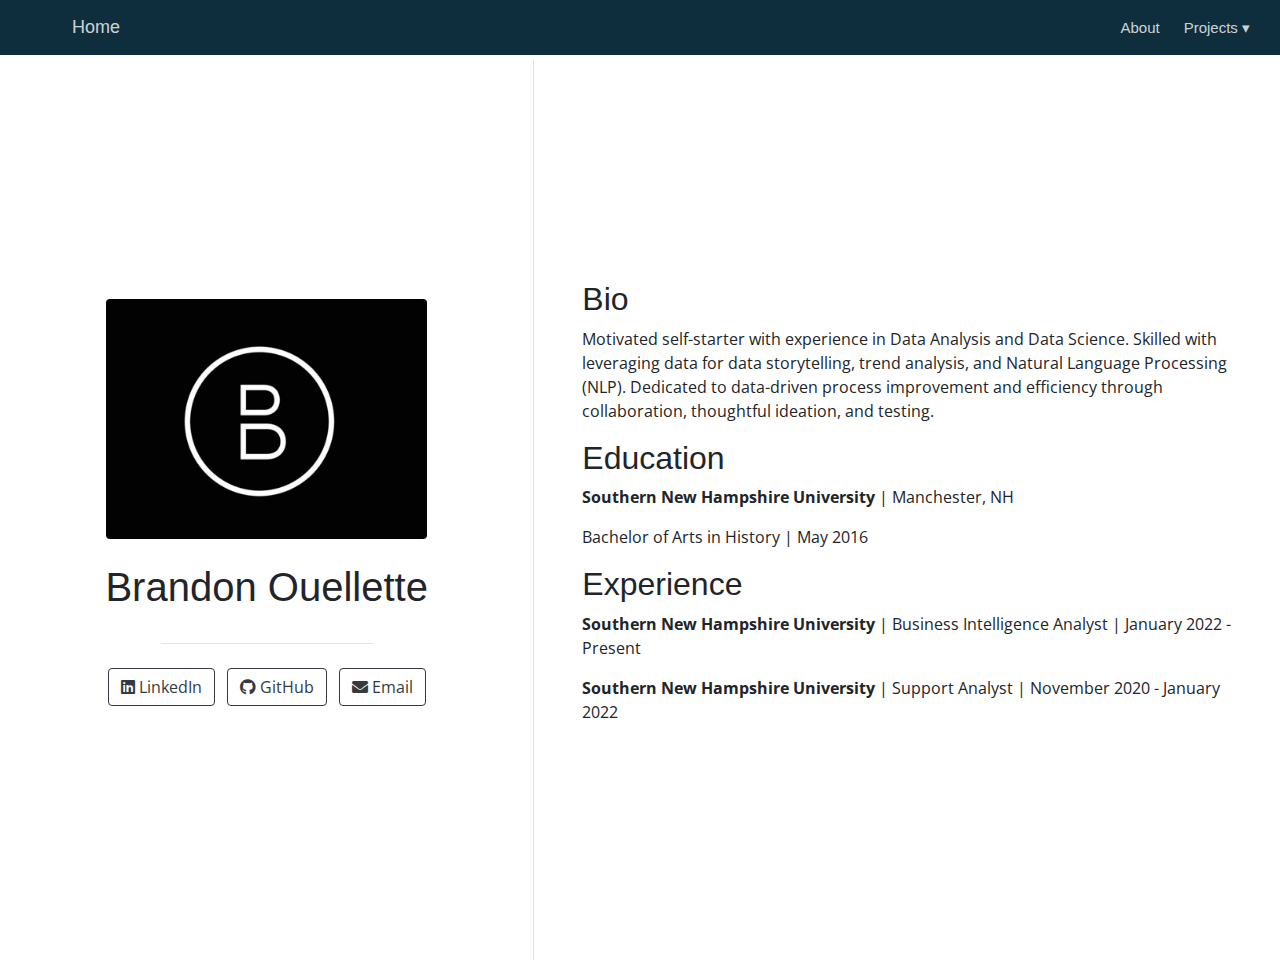
<file: docs/index.html>
<!doctype html>
<html lang="en">
  <head>
    <!-- Required meta tags -->
    <meta charset="utf-8">
    <meta name="viewport" content="width=device-width, initial-scale=1, shrink-to-fit=no">

    <!-- Bootstrap CSS -->
    <link rel="stylesheet" href="https://stackpath.bootstrapcdn.com/bootstrap/4.5.0/css/bootstrap.min.css">

    <link href="https://fonts.googleapis.com/css2?family=Roboto+Slab&display=swap" rel="stylesheet">
    <style type="text/css">body {font-family: 'Roboto Slab', serif;}</style>

    <title>Brandon Ouellette</title>

    
          <!--radix_placeholder_navigation_in_header-->
          <meta name="distill:offset" content=""/>

          <script type="application/javascript">

            window.headroom_prevent_pin = false;

            window.document.addEventListener("DOMContentLoaded", function (event) {

              // initialize headroom for banner
              var header = $('header').get(0);
              var headerHeight = header.offsetHeight;
              var headroom = new Headroom(header, {
                tolerance: 5,
                onPin : function() {
                  if (window.headroom_prevent_pin) {
                    window.headroom_prevent_pin = false;
                    headroom.unpin();
                  }
                }
              });
              headroom.init();
              if(window.location.hash)
                headroom.unpin();
              $(header).addClass('headroom--transition');

              // offset scroll location for banner on hash change
              // (see: https://github.com/WickyNilliams/headroom.js/issues/38)
              window.addEventListener("hashchange", function(event) {
                window.scrollTo(0, window.pageYOffset - (headerHeight + 25));
              });

              // responsive menu
              $('.distill-site-header').each(function(i, val) {
                var topnav = $(this);
                var toggle = topnav.find('.nav-toggle');
                toggle.on('click', function() {
                  topnav.toggleClass('responsive');
                });
              });

              // nav dropdowns
              $('.nav-dropbtn').click(function(e) {
                $(this).next('.nav-dropdown-content').toggleClass('nav-dropdown-active');
                $(this).parent().siblings('.nav-dropdown')
                   .children('.nav-dropdown-content').removeClass('nav-dropdown-active');
              });
              $("body").click(function(e){
                $('.nav-dropdown-content').removeClass('nav-dropdown-active');
              });
              $(".nav-dropdown").click(function(e){
                e.stopPropagation();
              });
            });
          </script>

          <style type="text/css">

          /* Theme (user-documented overrideables for nav appearance) */

          .distill-site-nav {
            color: rgba(255, 255, 255, 0.8);
            background-color: #0F2E3D;
            font-size: 15px;
            font-weight: 300;
          }

          .distill-site-nav a {
            color: inherit;
            text-decoration: none;
          }

          .distill-site-nav a:hover {
            color: white;
          }

          @media print {
            .distill-site-nav {
              display: none;
            }
          }

          .distill-site-header {

          }

          .distill-site-footer {

          }


          /* Site Header */

          .distill-site-header {
            width: 100%;
            box-sizing: border-box;
            z-index: 3;
          }

          .distill-site-header .nav-left {
            display: inline-block;
            margin-left: 8px;
          }

          @media screen and (max-width: 768px) {
            .distill-site-header .nav-left {
              margin-left: 0;
            }
          }


          .distill-site-header .nav-right {
            float: right;
            margin-right: 8px;
          }

          .distill-site-header a,
          .distill-site-header .title {
            display: inline-block;
            text-align: center;
            padding: 14px 10px 14px 10px;
          }

          .distill-site-header .title {
            font-size: 18px;
            min-width: 150px;
          }

          .distill-site-header .logo {
            padding: 0;
          }

          .distill-site-header .logo img {
            display: none;
            max-height: 20px;
            width: auto;
            margin-bottom: -4px;
          }

          .distill-site-header .nav-image img {
            max-height: 18px;
            width: auto;
            display: inline-block;
            margin-bottom: -3px;
          }



          @media screen and (min-width: 1000px) {
            .distill-site-header .logo img {
              display: inline-block;
            }
            .distill-site-header .nav-left {
              margin-left: 20px;
            }
            .distill-site-header .nav-right {
              margin-right: 20px;
            }
            .distill-site-header .title {
              padding-left: 12px;
            }
          }


          .distill-site-header .nav-toggle {
            display: none;
          }

          .nav-dropdown {
            display: inline-block;
            position: relative;
          }

          .nav-dropdown .nav-dropbtn {
            border: none;
            outline: none;
            color: rgba(255, 255, 255, 0.8);
            padding: 16px 10px;
            background-color: transparent;
            font-family: inherit;
            font-size: inherit;
            font-weight: inherit;
            margin: 0;
            margin-top: 1px;
            z-index: 2;
          }

          .nav-dropdown-content {
            display: none;
            position: absolute;
            background-color: white;
            min-width: 200px;
            border: 1px solid rgba(0,0,0,0.15);
            border-radius: 4px;
            box-shadow: 0px 8px 16px 0px rgba(0,0,0,0.1);
            z-index: 1;
            margin-top: 2px;
            white-space: nowrap;
            padding-top: 4px;
            padding-bottom: 4px;
          }

          .nav-dropdown-content hr {
            margin-top: 4px;
            margin-bottom: 4px;
            border: none;
            border-bottom: 1px solid rgba(0, 0, 0, 0.1);
          }

          .nav-dropdown-active {
            display: block;
          }

          .nav-dropdown-content a, .nav-dropdown-content .nav-dropdown-header {
            color: black;
            padding: 6px 24px;
            text-decoration: none;
            display: block;
            text-align: left;
          }

          .nav-dropdown-content .nav-dropdown-header {
            display: block;
            padding: 5px 24px;
            padding-bottom: 0;
            text-transform: uppercase;
            font-size: 14px;
            color: #999999;
            white-space: nowrap;
          }

          .nav-dropdown:hover .nav-dropbtn {
            color: white;
          }

          .nav-dropdown-content a:hover {
            background-color: #ddd;
            color: black;
          }

          .nav-right .nav-dropdown-content {
            margin-left: -45%;
            right: 0;
          }

          @media screen and (max-width: 768px) {
            .distill-site-header a, .distill-site-header .nav-dropdown  {display: none;}
            .distill-site-header a.nav-toggle {
              float: right;
              display: block;
            }
            .distill-site-header .title {
              margin-left: 0;
            }
            .distill-site-header .nav-right {
              margin-right: 0;
            }
            .distill-site-header {
              overflow: hidden;
            }
            .nav-right .nav-dropdown-content {
              margin-left: 0;
            }
          }


          @media screen and (max-width: 768px) {
            .distill-site-header.responsive {position: relative; min-height: 500px; }
            .distill-site-header.responsive a.nav-toggle {
              position: absolute;
              right: 0;
              top: 0;
            }
            .distill-site-header.responsive a,
            .distill-site-header.responsive .nav-dropdown {
              display: block;
              text-align: left;
            }
            .distill-site-header.responsive .nav-left,
            .distill-site-header.responsive .nav-right {
              width: 100%;
            }
            .distill-site-header.responsive .nav-dropdown {float: none;}
            .distill-site-header.responsive .nav-dropdown-content {position: relative;}
            .distill-site-header.responsive .nav-dropdown .nav-dropbtn {
              display: block;
              width: 100%;
              text-align: left;
            }
          }

          /* Site Footer */

          .distill-site-footer {
            width: 100%;
            overflow: hidden;
            box-sizing: border-box;
            z-index: 3;
            margin-top: 30px;
            padding-top: 30px;
            padding-bottom: 30px;
            text-align: center;
          }

          /* Headroom */

          d-title {
            padding-top: 6rem;
          }

          @media print {
            d-title {
              padding-top: 4rem;
            }
          }

          .headroom {
            z-index: 1000;
            position: fixed;
            top: 0;
            left: 0;
            right: 0;
          }

          .headroom--transition {
            transition: all .4s ease-in-out;
          }

          .headroom--unpinned {
            top: -100px;
          }

          .headroom--pinned {
            top: 0;
          }

          /* adjust viewport for navbar height */
          /* helps vertically center bootstrap (non-distill) content */
          .min-vh-100 {
            min-height: calc(100vh - 100px) !important;
          }

          </style>

          <script src="site_libs/jquery-3.6.0/jquery-3.6.0.min.js"></script>
          <link href="site_libs/font-awesome-5.1.0/css/all.css" rel="stylesheet"/>
          <link href="site_libs/font-awesome-5.1.0/css/v4-shims.css" rel="stylesheet"/>
          <script src="site_libs/headroom-0.9.4/headroom.min.js"></script>
          <script src="site_libs/autocomplete-0.37.1/autocomplete.min.js"></script>
          <script src="site_libs/fuse-6.4.1/fuse.min.js"></script>

          <script type="application/javascript">

          function getMeta(metaName) {
            var metas = document.getElementsByTagName('meta');
            for (let i = 0; i < metas.length; i++) {
              if (metas[i].getAttribute('name') === metaName) {
                return metas[i].getAttribute('content');
              }
            }
            return '';
          }

          function offsetURL(url) {
            var offset = getMeta('distill:offset');
            return offset ? offset + '/' + url : url;
          }

          function createFuseIndex() {

            // create fuse index
            var options = {
              keys: [
                { name: 'title', weight: 20 },
                { name: 'categories', weight: 15 },
                { name: 'description', weight: 10 },
                { name: 'contents', weight: 5 },
              ],
              ignoreLocation: true,
              threshold: 0
            };
            var fuse = new window.Fuse([], options);

            // fetch the main search.json
            return fetch(offsetURL('search.json'))
              .then(function(response) {
                if (response.status == 200) {
                  return response.json().then(function(json) {
                    // index main articles
                    json.articles.forEach(function(article) {
                      fuse.add(article);
                    });
                    // download collections and index their articles
                    return Promise.all(json.collections.map(function(collection) {
                      return fetch(offsetURL(collection)).then(function(response) {
                        if (response.status === 200) {
                          return response.json().then(function(articles) {
                            articles.forEach(function(article) {
                              fuse.add(article);
                            });
                          })
                        } else {
                          return Promise.reject(
                            new Error('Unexpected status from search index request: ' +
                                      response.status)
                          );
                        }
                      });
                    })).then(function() {
                      return fuse;
                    });
                  });

                } else {
                  return Promise.reject(
                    new Error('Unexpected status from search index request: ' +
                                response.status)
                  );
                }
              });
          }

          window.document.addEventListener("DOMContentLoaded", function (event) {

            // get search element (bail if we don't have one)
            var searchEl = window.document.getElementById('distill-search');
            if (!searchEl)
              return;

            createFuseIndex()
              .then(function(fuse) {

                // make search box visible
                searchEl.classList.remove('hidden');

                // initialize autocomplete
                var options = {
                  autoselect: true,
                  hint: false,
                  minLength: 2,
                };
                window.autocomplete(searchEl, options, [{
                  source: function(query, callback) {
                    const searchOptions = {
                      isCaseSensitive: false,
                      shouldSort: true,
                      minMatchCharLength: 2,
                      limit: 10,
                    };
                    var results = fuse.search(query, searchOptions);
                    callback(results
                      .map(function(result) { return result.item; })
                    );
                  },
                  templates: {
                    suggestion: function(suggestion) {
                      var img = suggestion.preview && Object.keys(suggestion.preview).length > 0
                        ? `<img src="${offsetURL(suggestion.preview)}"</img>`
                        : '';
                      var html = `
                        <div class="search-item">
                          <h3>${suggestion.title}</h3>
                          <div class="search-item-description">
                            ${suggestion.description || ''}
                          </div>
                          <div class="search-item-preview">
                            ${img}
                          </div>
                        </div>
                      `;
                      return html;
                    }
                  }
                }]).on('autocomplete:selected', function(event, suggestion) {
                  window.location.href = offsetURL(suggestion.path);
                });
                // remove inline display style on autocompleter (we want to
                // manage responsive display via css)
                $('.algolia-autocomplete').css("display", "");
              })
              .catch(function(error) {
                console.log(error);
              });

          });

          </script>

          <style type="text/css">

          .nav-search {
            font-size: x-small;
          }

          /* Algolioa Autocomplete */

          .algolia-autocomplete {
            display: inline-block;
            margin-left: 10px;
            vertical-align: sub;
            background-color: white;
            color: black;
            padding: 6px;
            padding-top: 8px;
            padding-bottom: 0;
            border-radius: 6px;
            border: 1px #0F2E3D solid;
            width: 180px;
          }


          @media screen and (max-width: 768px) {
            .distill-site-nav .algolia-autocomplete {
              display: none;
              visibility: hidden;
            }
            .distill-site-nav.responsive .algolia-autocomplete {
              display: inline-block;
              visibility: visible;
            }
            .distill-site-nav.responsive .algolia-autocomplete .aa-dropdown-menu {
              margin-left: 0;
              width: 400px;
              max-height: 400px;
            }
          }

          .algolia-autocomplete .aa-input, .algolia-autocomplete .aa-hint {
            width: 90%;
            outline: none;
            border: none;
          }

          .algolia-autocomplete .aa-hint {
            color: #999;
          }
          .algolia-autocomplete .aa-dropdown-menu {
            width: 550px;
            max-height: 70vh;
            overflow-x: visible;
            overflow-y: scroll;
            padding: 5px;
            margin-top: 3px;
            margin-left: -150px;
            background-color: #fff;
            border-radius: 5px;
            border: 1px solid #999;
            border-top: none;
          }

          .algolia-autocomplete .aa-dropdown-menu .aa-suggestion {
            cursor: pointer;
            padding: 5px 4px;
            border-bottom: 1px solid #eee;
          }

          .algolia-autocomplete .aa-dropdown-menu .aa-suggestion:last-of-type {
            border-bottom: none;
            margin-bottom: 2px;
          }

          .algolia-autocomplete .aa-dropdown-menu .aa-suggestion .search-item {
            overflow: hidden;
            font-size: 0.8em;
            line-height: 1.4em;
          }

          .algolia-autocomplete .aa-dropdown-menu .aa-suggestion .search-item h3 {
            font-size: 1rem;
            margin-block-start: 0;
            margin-block-end: 5px;
          }

          .algolia-autocomplete .aa-dropdown-menu .aa-suggestion .search-item-description {
            display: inline-block;
            overflow: hidden;
            height: 2.8em;
            width: 80%;
            margin-right: 4%;
          }

          .algolia-autocomplete .aa-dropdown-menu .aa-suggestion .search-item-preview {
            display: inline-block;
            width: 15%;
          }

          .algolia-autocomplete .aa-dropdown-menu .aa-suggestion .search-item-preview img {
            height: 3em;
            width: auto;
            display: none;
          }

          .algolia-autocomplete .aa-dropdown-menu .aa-suggestion .search-item-preview img[src] {
            display: initial;
          }

          .algolia-autocomplete .aa-dropdown-menu .aa-suggestion.aa-cursor {
            background-color: #eee;
          }
          .algolia-autocomplete .aa-dropdown-menu .aa-suggestion em {
            font-weight: bold;
            font-style: normal;
          }

          </style>


          <!--/radix_placeholder_navigation_in_header-->
          <!--radix_placeholder_site_in_header-->
          <!--/radix_placeholder_site_in_header-->
          
          <style type="text/css">
          body {
            padding-top: 60px;
          }
          </style>
          <style type="text/css">
          /* base variables */

          /* Edit the CSS properties in this file to create a custom
             Distill theme. Only edit values in the right column
             for each row; values shown are the CSS defaults.
             To return any property to the default,
             you may set its value to: unset
             All rows must end with a semi-colon.                      */

          /* Optional: embed custom fonts here with `@import`          */
          /* This must remain at the top of this file.                 */



          html {
            /*-- Main font sizes --*/
            --title-size:      50px;
            --body-size:       1.06rem;
            --code-size:       14px;
            --aside-size:      12px;
            --fig-cap-size:    13px;
            /*-- Main font colors --*/
            --title-color:     #000000;
            --header-color:    rgba(0, 0, 0, 0.8);
            --body-color:      rgba(0, 0, 0, 0.8);
            --aside-color:     rgba(0, 0, 0, 0.6);
            --fig-cap-color:   rgba(0, 0, 0, 0.6);
            /*-- Specify custom fonts ~~~ must be imported above   --*/
            --heading-font:    sans-serif;
            --mono-font:       monospace;
            --body-font:       sans-serif;
            --navbar-font:     sans-serif;  /* websites + blogs only */
          }

          /*-- ARTICLE METADATA --*/
          d-byline {
            --heading-size:    0.6rem;
            --heading-color:   rgba(0, 0, 0, 0.5);
            --body-size:       0.8rem;
            --body-color:      rgba(0, 0, 0, 0.8);
          }

          /*-- ARTICLE TABLE OF CONTENTS --*/
          .d-contents {
            --heading-size:    18px;
            --contents-size:   13px;
          }

          /*-- ARTICLE APPENDIX --*/
          d-appendix {
            --heading-size:    15px;
            --heading-color:   rgba(0, 0, 0, 0.65);
            --text-size:       0.8em;
            --text-color:      rgba(0, 0, 0, 0.5);
          }

          /*-- WEBSITE HEADER + FOOTER --*/
          /* These properties only apply to Distill sites and blogs  */

          .distill-site-header {
            --title-size:       18px;
            --text-color:       rgba(255, 255, 255, 0.8);
            --text-size:        15px;
            --hover-color:      white;
            --bkgd-color:       #0F2E3D;
          }

          .distill-site-footer {
            --text-color:       rgba(255, 255, 255, 0.8);
            --text-size:        15px;
            --hover-color:      white;
            --bkgd-color:       #0F2E3D;
          }

          /*-- Additional custom styles --*/
          /* Add any additional CSS rules below                      */
          </style>
          <style type="text/css">@import url('https://fonts.googleapis.com/css2?family=Open+Sans&display=swap');
          /* base variables */

          /* Edit the CSS properties in this file to create a custom
             Distill theme. Only edit values in the right column
             for each row; values shown are the CSS defaults.
             To return any property to the default,
             you may set its value to: unset
             All rows must end with a semi-colon.                      */

          /* Optional: embed custom fonts here with `@import`          */
          /* This must remain at the top of this file.                 */



          html {
            /*-- Main font sizes --*/
            --title-size:      50px;
            --body-size:       1.06rem;
            --code-size:       14px;
            --aside-size:      12px;
            --fig-cap-size:    13px;
            /*-- Main font colors --*/
            --title-color:     #000000;
            --header-color:    rgba(0, 0, 0, 0.8);
            --body-color:      rgba(0, 0, 0, 0.8);
            --aside-color:     rgba(0, 0, 0, 0.6);
            --fig-cap-color:   rgba(0, 0, 0, 0.6);
            /*-- Specify custom fonts ~~~ must be imported above   --*/
            --heading-font:    sans-serif;
            --mono-font:       monospace;
            --body-font:       "Open Sans";
            --navbar-font:     sans-serif;  /* websites + blogs only */
          }

          /*-- ARTICLE METADATA --*/
          d-byline {
            --heading-size:    0.6rem;
            --heading-color:   rgba(0, 0, 0, 0.5);
            --body-size:       0.8rem;
            --body-color:      rgba(0, 0, 0, 0.8);
          }

          /*-- ARTICLE TABLE OF CONTENTS --*/
          .d-contents {
            --heading-size:    18px;
            --contents-size:   13px;
          }

          /*-- ARTICLE APPENDIX --*/
          d-appendix {
            --heading-size:    15px;
            --heading-color:   rgba(0, 0, 0, 0.65);
            --text-size:       0.8em;
            --text-color:      rgba(0, 0, 0, 0.5);
          }

          /*-- WEBSITE HEADER + FOOTER --*/
          /* These properties only apply to Distill sites and blogs  */

          .distill-site-header {
            --title-size:       18px;
            --text-color:       rgba(255, 255, 255, 0.8);
            --text-size:        15px;
            --hover-color:      white;
            --bkgd-color:       #0F2E3D;
          }

          .distill-site-footer {
            --text-color:       rgba(255, 255, 255, 0.8);
            --text-size:        15px;
            --hover-color:      white;
            --bkgd-color:       #0F2E3D;
          }

          /*-- Additional custom styles --*/
          /* Add any additional CSS rules below                      */
          </style>
          <style type="text/css">
          /* base style */

          /* FONT FAMILIES */

          :root {
            --heading-default: -apple-system, BlinkMacSystemFont, "Segoe UI", Roboto, Oxygen, Ubuntu, Cantarell, "Fira Sans", "Droid Sans", "Helvetica Neue", Arial, sans-serif;
            --mono-default: Consolas, Monaco, 'Andale Mono', 'Ubuntu Mono', monospace;
            --body-default: -apple-system, BlinkMacSystemFont, "Segoe UI", Roboto, Oxygen, Ubuntu, Cantarell, "Fira Sans", "Droid Sans", "Helvetica Neue", Arial, sans-serif;
          }

          body,
          .posts-list .post-preview p,
          .posts-list .description p {
            font-family: var(--body-font), var(--body-default);
          }

          h1, h2, h3, h4, h5, h6,
          .posts-list .post-preview h2,
          .posts-list .description h2 {
            font-family: var(--heading-font), var(--heading-default);
          }

          d-article div.sourceCode code,
          d-article pre code {
            font-family: var(--mono-font), var(--mono-default);
          }


          /*-- TITLE --*/
          d-title h1,
          .posts-list > h1 {
            color: var(--title-color, black);
          }

          d-title h1 {
            font-size: var(--title-size, 50px);
          }

          /*-- HEADERS --*/
          d-article h1,
          d-article h2,
          d-article h3,
          d-article h4,
          d-article h5,
          d-article h6 {
            color: var(--header-color, rgba(0, 0, 0, 0.8));
          }

          /*-- BODY --*/
          d-article > p,  /* only text inside of <p> tags */
          d-article > ul, /* lists */
          d-article > ol {
            color: var(--body-color, rgba(0, 0, 0, 0.8));
            font-size: var(--body-size, 1.06rem);
          }


          /*-- CODE --*/
          d-article div.sourceCode code,
          d-article pre code {
            font-size: var(--code-size, 14px);
          }

          /*-- ASIDE --*/
          d-article aside {
            font-size: var(--aside-size, 12px);
            color: var(--aside-color, rgba(0, 0, 0, 0.6));
          }

          /*-- FIGURE CAPTIONS --*/
          figure .caption,
          figure figcaption,
          .figure .caption {
            font-size: var(--fig-cap-size, 13px);
            color: var(--fig-cap-color, rgba(0, 0, 0, 0.6));
          }

          /*-- METADATA --*/
          d-byline h3 {
            font-size: var(--heading-size, 0.6rem);
            color: var(--heading-color, rgba(0, 0, 0, 0.5));
          }

          d-byline {
            font-size: var(--body-size, 0.8rem);
            color: var(--body-color, rgba(0, 0, 0, 0.8));
          }

          d-byline a,
          d-article d-byline a {
            color: var(--body-color, rgba(0, 0, 0, 0.8));
          }

          /*-- TABLE OF CONTENTS --*/
          .d-contents nav h3 {
            font-size: var(--heading-size, 18px);
          }

          .d-contents nav a {
            font-size: var(--contents-size, 13px);
          }

          /*-- APPENDIX --*/
          d-appendix h3 {
            font-size: var(--heading-size, 15px);
            color: var(--heading-color, rgba(0, 0, 0, 0.65));
          }

          d-appendix {
            font-size: var(--text-size, 0.8em);
            color: var(--text-color, rgba(0, 0, 0, 0.5));
          }

          d-appendix d-footnote-list a.footnote-backlink {
            color: var(--text-color, rgba(0, 0, 0, 0.5));
          }

          /*-- WEBSITE HEADER + FOOTER --*/
          .distill-site-header .title {
            font-size: var(--title-size, 18px);
            font-family: var(--navbar-font), var(--heading-default);
          }

          .distill-site-header a,
          .nav-dropdown .nav-dropbtn {
            font-family: var(--navbar-font), var(--heading-default);
          }

          .nav-dropdown .nav-dropbtn {
            color: var(--text-color, rgba(255, 255, 255, 0.8));
            font-size: var(--text-size, 15px);
          }

          .distill-site-header a:hover,
          .nav-dropdown:hover .nav-dropbtn {
            color: var(--hover-color, white);
          }

          .distill-site-header {
            font-size: var(--text-size, 15px);
            color: var(--text-color, rgba(255, 255, 255, 0.8));
            background-color: var(--bkgd-color, #0F2E3D);
          }

          .distill-site-footer {
            font-size: var(--text-size, 15px);
            color: var(--text-color, rgba(255, 255, 255, 0.8));
            background-color: var(--bkgd-color, #0F2E3D);
          }

          .distill-site-footer a:hover {
            color: var(--hover-color, white);
          }</style>
          <script src="C:\Users\b.ouellette\AppData\Local\R\win-library\4.2\rmarkdown\rmd\h\pandoc\header-attrs.js"></script>
    
    
  </head>
  <body>

          <!--radix_placeholder_navigation_before_body-->
          <header class="header header--fixed" role="banner">
          <nav class="distill-site-nav distill-site-header">
          <div class="nav-left">
          <a href="index.html" class="title">Home</a>
          </div>
          <div class="nav-right">
          <a href="about.html">About</a>
          <div class="nav-dropdown">
          <button class="nav-dropbtn">
          Projects
           
          <span class="down-arrow">&#x25BE;</span>
          </button>
          <div class="nav-dropdown-content">
          <a href="project1.html">Project1</a>
          <a href="project2.html">Project2</a>
          </div>
          </div>
          <a href="javascript:void(0);" class="nav-toggle">&#9776;</a>
          </div>
          </nav>
          </header>
          <!--/radix_placeholder_navigation_before_body-->
          <!--radix_placeholder_site_before_body-->
          <!--/radix_placeholder_site_before_body-->
    
    <div class="container-fluid d-none d-lg-block d-xl-block">
      <div class="d-flex row flex-row vh-100">
        <div class="d-flex flex-column col-5 align-items-center text-center align-self-center">
          <div class="mx-auto text-center">
            <div class="p-3">
              <img src="imgs/b-logo.jpg" style="height:15rem" class="rounded">
            </div>
            <div class="p-2">
              <h1>Brandon Ouellette</h1>
            </div>
            <hr style="width:60%;"/>
            <div class="p-2">
              <div id="icon-list">
                <ul class="list-inline">
                                    <li class="list-inline-item">
                    <a href=https://www.linkedin.com/in/brandon-ouellette-233225224/
target=“_blank”>
                      <button type="button" class="btn btn-outline-dark mb-2">
                        <i class="fab fa-linkedin"></i> LinkedIn
                      </button>
                    </a>
                  </li>
                                    <li class="list-inline-item">
                    <a href=https://github.com/ target=“_blank”>
                      <button type="button" class="btn btn-outline-dark mb-2">
                        <i class="fab fa-github"></i> GitHub
                      </button>
                    </a>
                  </li>
                                    <li class="list-inline-item">
                    <a href=mailto:email@email.com>
                      <button type="button" class="btn btn-outline-dark mb-2">
                        <i class="fas fa-envelope"></i> Email
                      </button>
                    </a>
                  </li>
                                  </ul>
              </div>
            </div>
          </div>
        </div>
        <div class="d-flex flex-column vh-100 border-left"></div>
        <div class="d-flex flex-column col px-5 align-items-center align-self-center mh-100" style="overflow-y: scroll;">
          <div class="my-5" id="content">
            <div id="bio" class="section level2">
            <h2>Bio</h2>
            <p>Motivated self-starter with experience in Data Analysis
            and Data Science. Skilled with leveraging data for data
            storytelling, trend analysis, and Natural Language
            Processing (NLP). Dedicated to data-driven process
            improvement and efficiency through collaboration, thoughtful
            ideation, and testing.</p>
            </div>
            <div id="education" class="section level2">
            <h2>Education</h2>
            <p><strong>Southern New Hampshire University</strong> |
            Manchester, NH</p>
            <p>Bachelor of Arts in History | May 2016</p>
            </div>
            <div id="experience" class="section level2">
            <h2>Experience</h2>
            <p><strong>Southern New Hampshire University</strong> |
            Business Intelligence Analyst | January 2022 - Present</p>
            <p><strong>Southern New Hampshire University</strong> |
            Support Analyst | November 2020 - January 2022</p>
            </div>
          </div>
        </div>
      </div>
    </div>

    <div class="container-flex min-vh-100 d-block d-lg-none d-xl-none">
      <div class="d-flex flex-row justify-content-center">
        <div class="d-flex flex-col">
          <div class="mx-auto">
            <div class="p-3 mt-3 text-center">
              <img src="imgs/b-logo.jpg" style="height:15rem" class="rounded">
            </div>
            <div class="p-2 text-center">
              <h1>Brandon Ouellette</h1>
            </div>
            <hr style="width:60%;"/>

            <div class="row justify-content-center align-items-center">
              <div class="col-8 p-1 text-center">
                <div class="list-group">
                                    <a href=https://www.linkedin.com/in/brandon-ouellette-233225224/
target=“_blank”>
                    <button type="button" class="list-group-item list-group-item-action my-1 rounded">
                      <i class="fab fa-linkedin"></i> LinkedIn
                    </button>
                  </a>
                                    <a href=https://github.com/
target=“_blank”>
                    <button type="button" class="list-group-item list-group-item-action my-1 rounded">
                      <i class="fab fa-github"></i> GitHub
                    </button>
                  </a>
                                    <a href=mailto:email@email.com>
                    <button type="button" class="list-group-item list-group-item-action my-1 rounded">
                      <i class="fas fa-envelope"></i> Email
                    </button>
                  </a>
                                  </div>
              </div>
            </div>
            <div class="p pt-4 px-5">
              <div id="bio" class="section level2">
              <h2>Bio</h2>
              <p>Motivated self-starter with experience in Data Analysis
              and Data Science. Skilled with leveraging data for data
              storytelling, trend analysis, and Natural Language
              Processing (NLP). Dedicated to data-driven process
              improvement and efficiency through collaboration,
              thoughtful ideation, and testing.</p>
              </div>
              <div id="education" class="section level2">
              <h2>Education</h2>
              <p><strong>Southern New Hampshire University</strong> |
              Manchester, NH</p>
              <p>Bachelor of Arts in History | May 2016</p>
              </div>
              <div id="experience" class="section level2">
              <h2>Experience</h2>
              <p><strong>Southern New Hampshire University</strong> |
              Business Intelligence Analyst | January 2022 - Present</p>
              <p><strong>Southern New Hampshire University</strong> |
              Support Analyst | November 2020 - January 2022</p>
              </div>
            </div>
        </div>
      </div>
    </div>

    <!-- Optional JavaScript -->
    <!-- jQuery first, then Popper.js, then Bootstrap JS -->
    <script src="https://code.jquery.com/jquery-3.5.1.slim.min.js" integrity="sha384-DfXdz2htPH0lsSSs5nCTpuj/zy4C+OGpamoFVy38MVBnE+IbbVYUew+OrCXaRkfj" crossorigin="anonymous"></script>
    <script src="https://cdn.jsdelivr.net/npm/popper.js@1.16.0/dist/umd/popper.min.js" integrity="sha384-Q6E9RHvbIyZFJoft+2mJbHaEWldlvI9IOYy5n3zV9zzTtmI3UksdQRVvoxMfooAo" crossorigin="anonymous"></script>
    <script src="https://stackpath.bootstrapcdn.com/bootstrap/4.5.0/js/bootstrap.min.js" integrity="sha384-OgVRvuATP1z7JjHLkuOU7Xw704+h835Lr+6QL9UvYjZE3Ipu6Tp75j7Bh/kR0JKI" crossorigin="anonymous"></script>

      <!--radix_placeholder_site_after_body-->
      <!--/radix_placeholder_site_after_body-->
      <!--radix_placeholder_navigation_after_body-->
      <!--/radix_placeholder_navigation_after_body-->
  
  </body>
</html>
</file>
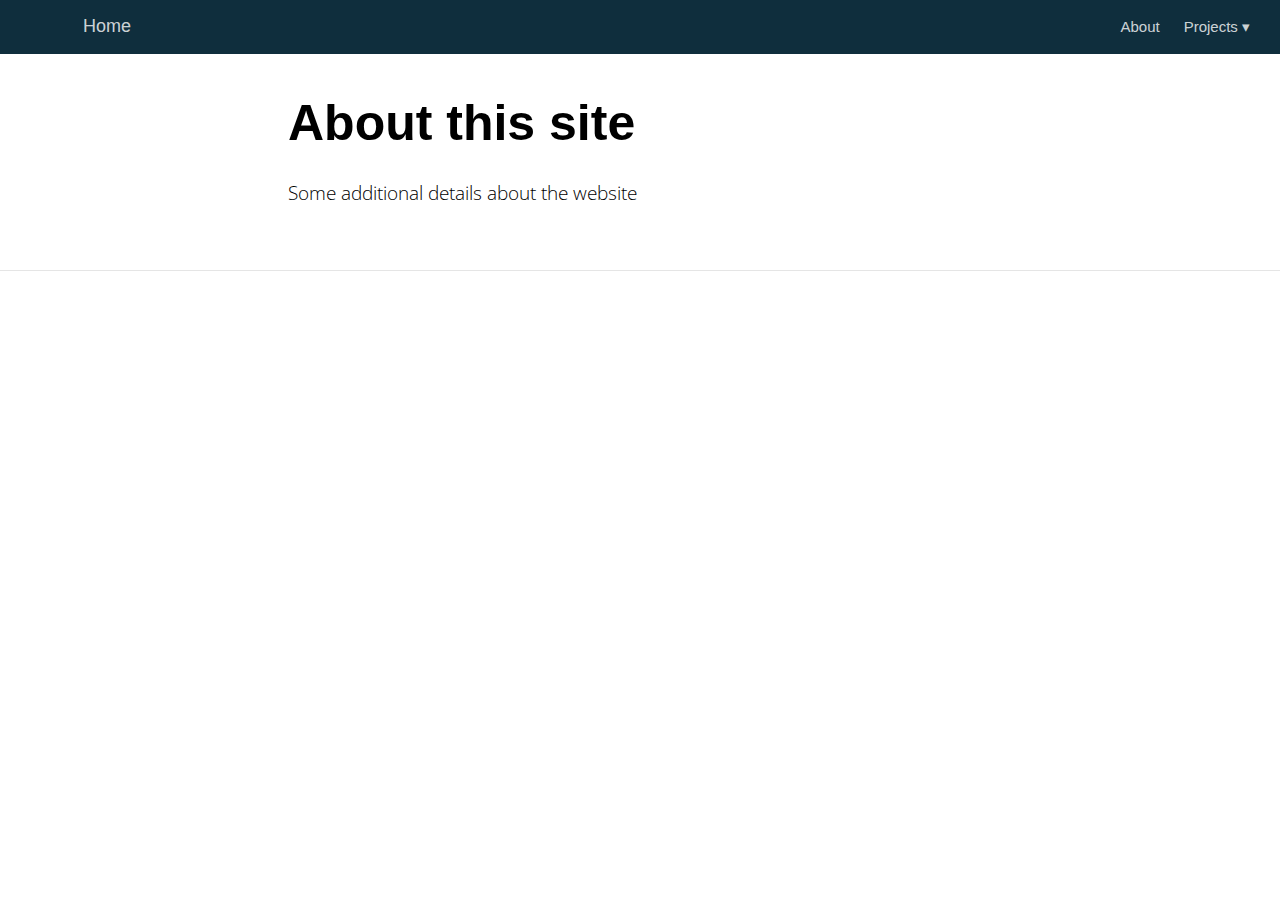
<file: docs/about.html>
<!DOCTYPE html>

<html xmlns="http://www.w3.org/1999/xhtml" lang="" xml:lang="">

<head>
  <meta charset="utf-8"/>
  <meta name="viewport" content="width=device-width, initial-scale=1"/>
  <meta http-equiv="X-UA-Compatible" content="IE=Edge,chrome=1"/>
  <meta name="generator" content="distill" />

  <style type="text/css">
  /* Hide doc at startup (prevent jankiness while JS renders/transforms) */
  body {
    visibility: hidden;
  }
  </style>

 <!--radix_placeholder_import_source-->
 <!--/radix_placeholder_import_source-->

<style type="text/css">code{white-space: pre;}</style>
<style type="text/css" data-origin="pandoc">
pre > code.sourceCode { white-space: pre; position: relative; }
pre > code.sourceCode > span { display: inline-block; line-height: 1.25; }
pre > code.sourceCode > span:empty { height: 1.2em; }
.sourceCode { overflow: visible; }
code.sourceCode > span { color: inherit; text-decoration: inherit; }
div.sourceCode { margin: 1em 0; }
pre.sourceCode { margin: 0; }
@media screen {
div.sourceCode { overflow: auto; }
}
@media print {
pre > code.sourceCode { white-space: pre-wrap; }
pre > code.sourceCode > span { text-indent: -5em; padding-left: 5em; }
}
pre.numberSource code
  { counter-reset: source-line 0; }
pre.numberSource code > span
  { position: relative; left: -4em; counter-increment: source-line; }
pre.numberSource code > span > a:first-child::before
  { content: counter(source-line);
    position: relative; left: -1em; text-align: right; vertical-align: baseline;
    border: none; display: inline-block;
    -webkit-touch-callout: none; -webkit-user-select: none;
    -khtml-user-select: none; -moz-user-select: none;
    -ms-user-select: none; user-select: none;
    padding: 0 4px; width: 4em;
    color: #aaaaaa;
  }
pre.numberSource { margin-left: 3em; border-left: 1px solid #aaaaaa;  padding-left: 4px; }
div.sourceCode
  { color: #00769e; background-color: #f1f3f5; }
@media screen {
pre > code.sourceCode > span > a:first-child::before { text-decoration: underline; }
}
code span { color: #00769e; } /* Normal */
code span.al { color: #ad0000; } /* Alert */
code span.an { color: #5e5e5e; } /* Annotation */
code span.at { color: #657422; } /* Attribute */
code span.bn { color: #ad0000; } /* BaseN */
code span.bu { } /* BuiltIn */
code span.cf { color: #00769e; } /* ControlFlow */
code span.ch { color: #20794d; } /* Char */
code span.cn { color: #8f5902; } /* Constant */
code span.co { color: #5e5e5e; } /* Comment */
code span.cv { color: #5e5e5e; font-style: italic; } /* CommentVar */
code span.do { color: #5e5e5e; font-style: italic; } /* Documentation */
code span.dt { color: #ad0000; } /* DataType */
code span.dv { color: #ad0000; } /* DecVal */
code span.er { color: #ad0000; } /* Error */
code span.ex { } /* Extension */
code span.fl { color: #ad0000; } /* Float */
code span.fu { color: #4758ab; } /* Function */
code span.im { } /* Import */
code span.in { color: #5e5e5e; } /* Information */
code span.kw { color: #00769e; } /* Keyword */
code span.op { color: #5e5e5e; } /* Operator */
code span.ot { color: #00769e; } /* Other */
code span.pp { color: #ad0000; } /* Preprocessor */
code span.sc { color: #5e5e5e; } /* SpecialChar */
code span.ss { color: #20794d; } /* SpecialString */
code span.st { color: #20794d; } /* String */
code span.va { color: #111111; } /* Variable */
code span.vs { color: #20794d; } /* VerbatimString */
code span.wa { color: #5e5e5e; font-style: italic; } /* Warning */
</style>


  <!--radix_placeholder_meta_tags-->
  <title>Home: About this site</title>

  <meta property="description" itemprop="description" content="Some additional details about the website"/>



  <!--  https://developers.facebook.com/docs/sharing/webmasters#markup -->
  <meta property="og:title" content="Home: About this site"/>
  <meta property="og:type" content="article"/>
  <meta property="og:description" content="Some additional details about the website"/>
  <meta property="og:locale" content="en_US"/>
  <meta property="og:site_name" content="Home"/>

  <!--  https://dev.twitter.com/cards/types/summary -->
  <meta property="twitter:card" content="summary"/>
  <meta property="twitter:title" content="Home: About this site"/>
  <meta property="twitter:description" content="Some additional details about the website"/>

  <!--/radix_placeholder_meta_tags-->
  <!--radix_placeholder_rmarkdown_metadata-->

  <script type="text/json" id="radix-rmarkdown-metadata">
  {"type":"list","attributes":{"names":{"type":"character","attributes":{},"value":["title","description"]}},"value":[{"type":"character","attributes":{},"value":["About this site"]},{"type":"character","attributes":{},"value":["Some additional details about the website"]}]}
  </script>
  <!--/radix_placeholder_rmarkdown_metadata-->
  <!--radix_placeholder_navigation_in_header-->
  <meta name="distill:offset" content=""/>

  <script type="application/javascript">

    window.headroom_prevent_pin = false;

    window.document.addEventListener("DOMContentLoaded", function (event) {

      // initialize headroom for banner
      var header = $('header').get(0);
      var headerHeight = header.offsetHeight;
      var headroom = new Headroom(header, {
        tolerance: 5,
        onPin : function() {
          if (window.headroom_prevent_pin) {
            window.headroom_prevent_pin = false;
            headroom.unpin();
          }
        }
      });
      headroom.init();
      if(window.location.hash)
        headroom.unpin();
      $(header).addClass('headroom--transition');

      // offset scroll location for banner on hash change
      // (see: https://github.com/WickyNilliams/headroom.js/issues/38)
      window.addEventListener("hashchange", function(event) {
        window.scrollTo(0, window.pageYOffset - (headerHeight + 25));
      });

      // responsive menu
      $('.distill-site-header').each(function(i, val) {
        var topnav = $(this);
        var toggle = topnav.find('.nav-toggle');
        toggle.on('click', function() {
          topnav.toggleClass('responsive');
        });
      });

      // nav dropdowns
      $('.nav-dropbtn').click(function(e) {
        $(this).next('.nav-dropdown-content').toggleClass('nav-dropdown-active');
        $(this).parent().siblings('.nav-dropdown')
           .children('.nav-dropdown-content').removeClass('nav-dropdown-active');
      });
      $("body").click(function(e){
        $('.nav-dropdown-content').removeClass('nav-dropdown-active');
      });
      $(".nav-dropdown").click(function(e){
        e.stopPropagation();
      });
    });
  </script>

  <style type="text/css">

  /* Theme (user-documented overrideables for nav appearance) */

  .distill-site-nav {
    color: rgba(255, 255, 255, 0.8);
    background-color: #0F2E3D;
    font-size: 15px;
    font-weight: 300;
  }

  .distill-site-nav a {
    color: inherit;
    text-decoration: none;
  }

  .distill-site-nav a:hover {
    color: white;
  }

  @media print {
    .distill-site-nav {
      display: none;
    }
  }

  .distill-site-header {

  }

  .distill-site-footer {

  }


  /* Site Header */

  .distill-site-header {
    width: 100%;
    box-sizing: border-box;
    z-index: 3;
  }

  .distill-site-header .nav-left {
    display: inline-block;
    margin-left: 8px;
  }

  @media screen and (max-width: 768px) {
    .distill-site-header .nav-left {
      margin-left: 0;
    }
  }


  .distill-site-header .nav-right {
    float: right;
    margin-right: 8px;
  }

  .distill-site-header a,
  .distill-site-header .title {
    display: inline-block;
    text-align: center;
    padding: 14px 10px 14px 10px;
  }

  .distill-site-header .title {
    font-size: 18px;
    min-width: 150px;
  }

  .distill-site-header .logo {
    padding: 0;
  }

  .distill-site-header .logo img {
    display: none;
    max-height: 20px;
    width: auto;
    margin-bottom: -4px;
  }

  .distill-site-header .nav-image img {
    max-height: 18px;
    width: auto;
    display: inline-block;
    margin-bottom: -3px;
  }



  @media screen and (min-width: 1000px) {
    .distill-site-header .logo img {
      display: inline-block;
    }
    .distill-site-header .nav-left {
      margin-left: 20px;
    }
    .distill-site-header .nav-right {
      margin-right: 20px;
    }
    .distill-site-header .title {
      padding-left: 12px;
    }
  }


  .distill-site-header .nav-toggle {
    display: none;
  }

  .nav-dropdown {
    display: inline-block;
    position: relative;
  }

  .nav-dropdown .nav-dropbtn {
    border: none;
    outline: none;
    color: rgba(255, 255, 255, 0.8);
    padding: 16px 10px;
    background-color: transparent;
    font-family: inherit;
    font-size: inherit;
    font-weight: inherit;
    margin: 0;
    margin-top: 1px;
    z-index: 2;
  }

  .nav-dropdown-content {
    display: none;
    position: absolute;
    background-color: white;
    min-width: 200px;
    border: 1px solid rgba(0,0,0,0.15);
    border-radius: 4px;
    box-shadow: 0px 8px 16px 0px rgba(0,0,0,0.1);
    z-index: 1;
    margin-top: 2px;
    white-space: nowrap;
    padding-top: 4px;
    padding-bottom: 4px;
  }

  .nav-dropdown-content hr {
    margin-top: 4px;
    margin-bottom: 4px;
    border: none;
    border-bottom: 1px solid rgba(0, 0, 0, 0.1);
  }

  .nav-dropdown-active {
    display: block;
  }

  .nav-dropdown-content a, .nav-dropdown-content .nav-dropdown-header {
    color: black;
    padding: 6px 24px;
    text-decoration: none;
    display: block;
    text-align: left;
  }

  .nav-dropdown-content .nav-dropdown-header {
    display: block;
    padding: 5px 24px;
    padding-bottom: 0;
    text-transform: uppercase;
    font-size: 14px;
    color: #999999;
    white-space: nowrap;
  }

  .nav-dropdown:hover .nav-dropbtn {
    color: white;
  }

  .nav-dropdown-content a:hover {
    background-color: #ddd;
    color: black;
  }

  .nav-right .nav-dropdown-content {
    margin-left: -45%;
    right: 0;
  }

  @media screen and (max-width: 768px) {
    .distill-site-header a, .distill-site-header .nav-dropdown  {display: none;}
    .distill-site-header a.nav-toggle {
      float: right;
      display: block;
    }
    .distill-site-header .title {
      margin-left: 0;
    }
    .distill-site-header .nav-right {
      margin-right: 0;
    }
    .distill-site-header {
      overflow: hidden;
    }
    .nav-right .nav-dropdown-content {
      margin-left: 0;
    }
  }


  @media screen and (max-width: 768px) {
    .distill-site-header.responsive {position: relative; min-height: 500px; }
    .distill-site-header.responsive a.nav-toggle {
      position: absolute;
      right: 0;
      top: 0;
    }
    .distill-site-header.responsive a,
    .distill-site-header.responsive .nav-dropdown {
      display: block;
      text-align: left;
    }
    .distill-site-header.responsive .nav-left,
    .distill-site-header.responsive .nav-right {
      width: 100%;
    }
    .distill-site-header.responsive .nav-dropdown {float: none;}
    .distill-site-header.responsive .nav-dropdown-content {position: relative;}
    .distill-site-header.responsive .nav-dropdown .nav-dropbtn {
      display: block;
      width: 100%;
      text-align: left;
    }
  }

  /* Site Footer */

  .distill-site-footer {
    width: 100%;
    overflow: hidden;
    box-sizing: border-box;
    z-index: 3;
    margin-top: 30px;
    padding-top: 30px;
    padding-bottom: 30px;
    text-align: center;
  }

  /* Headroom */

  d-title {
    padding-top: 6rem;
  }

  @media print {
    d-title {
      padding-top: 4rem;
    }
  }

  .headroom {
    z-index: 1000;
    position: fixed;
    top: 0;
    left: 0;
    right: 0;
  }

  .headroom--transition {
    transition: all .4s ease-in-out;
  }

  .headroom--unpinned {
    top: -100px;
  }

  .headroom--pinned {
    top: 0;
  }

  /* adjust viewport for navbar height */
  /* helps vertically center bootstrap (non-distill) content */
  .min-vh-100 {
    min-height: calc(100vh - 100px) !important;
  }

  </style>

  <script src="site_libs/jquery-3.6.0/jquery-3.6.0.min.js"></script>
  <link href="site_libs/font-awesome-5.1.0/css/all.css" rel="stylesheet"/>
  <link href="site_libs/font-awesome-5.1.0/css/v4-shims.css" rel="stylesheet"/>
  <script src="site_libs/headroom-0.9.4/headroom.min.js"></script>
  <script src="site_libs/autocomplete-0.37.1/autocomplete.min.js"></script>
  <script src="site_libs/fuse-6.4.1/fuse.min.js"></script>

  <script type="application/javascript">

  function getMeta(metaName) {
    var metas = document.getElementsByTagName('meta');
    for (let i = 0; i < metas.length; i++) {
      if (metas[i].getAttribute('name') === metaName) {
        return metas[i].getAttribute('content');
      }
    }
    return '';
  }

  function offsetURL(url) {
    var offset = getMeta('distill:offset');
    return offset ? offset + '/' + url : url;
  }

  function createFuseIndex() {

    // create fuse index
    var options = {
      keys: [
        { name: 'title', weight: 20 },
        { name: 'categories', weight: 15 },
        { name: 'description', weight: 10 },
        { name: 'contents', weight: 5 },
      ],
      ignoreLocation: true,
      threshold: 0
    };
    var fuse = new window.Fuse([], options);

    // fetch the main search.json
    return fetch(offsetURL('search.json'))
      .then(function(response) {
        if (response.status == 200) {
          return response.json().then(function(json) {
            // index main articles
            json.articles.forEach(function(article) {
              fuse.add(article);
            });
            // download collections and index their articles
            return Promise.all(json.collections.map(function(collection) {
              return fetch(offsetURL(collection)).then(function(response) {
                if (response.status === 200) {
                  return response.json().then(function(articles) {
                    articles.forEach(function(article) {
                      fuse.add(article);
                    });
                  })
                } else {
                  return Promise.reject(
                    new Error('Unexpected status from search index request: ' +
                              response.status)
                  );
                }
              });
            })).then(function() {
              return fuse;
            });
          });

        } else {
          return Promise.reject(
            new Error('Unexpected status from search index request: ' +
                        response.status)
          );
        }
      });
  }

  window.document.addEventListener("DOMContentLoaded", function (event) {

    // get search element (bail if we don't have one)
    var searchEl = window.document.getElementById('distill-search');
    if (!searchEl)
      return;

    createFuseIndex()
      .then(function(fuse) {

        // make search box visible
        searchEl.classList.remove('hidden');

        // initialize autocomplete
        var options = {
          autoselect: true,
          hint: false,
          minLength: 2,
        };
        window.autocomplete(searchEl, options, [{
          source: function(query, callback) {
            const searchOptions = {
              isCaseSensitive: false,
              shouldSort: true,
              minMatchCharLength: 2,
              limit: 10,
            };
            var results = fuse.search(query, searchOptions);
            callback(results
              .map(function(result) { return result.item; })
            );
          },
          templates: {
            suggestion: function(suggestion) {
              var img = suggestion.preview && Object.keys(suggestion.preview).length > 0
                ? `<img src="${offsetURL(suggestion.preview)}"</img>`
                : '';
              var html = `
                <div class="search-item">
                  <h3>${suggestion.title}</h3>
                  <div class="search-item-description">
                    ${suggestion.description || ''}
                  </div>
                  <div class="search-item-preview">
                    ${img}
                  </div>
                </div>
              `;
              return html;
            }
          }
        }]).on('autocomplete:selected', function(event, suggestion) {
          window.location.href = offsetURL(suggestion.path);
        });
        // remove inline display style on autocompleter (we want to
        // manage responsive display via css)
        $('.algolia-autocomplete').css("display", "");
      })
      .catch(function(error) {
        console.log(error);
      });

  });

  </script>

  <style type="text/css">

  .nav-search {
    font-size: x-small;
  }

  /* Algolioa Autocomplete */

  .algolia-autocomplete {
    display: inline-block;
    margin-left: 10px;
    vertical-align: sub;
    background-color: white;
    color: black;
    padding: 6px;
    padding-top: 8px;
    padding-bottom: 0;
    border-radius: 6px;
    border: 1px #0F2E3D solid;
    width: 180px;
  }


  @media screen and (max-width: 768px) {
    .distill-site-nav .algolia-autocomplete {
      display: none;
      visibility: hidden;
    }
    .distill-site-nav.responsive .algolia-autocomplete {
      display: inline-block;
      visibility: visible;
    }
    .distill-site-nav.responsive .algolia-autocomplete .aa-dropdown-menu {
      margin-left: 0;
      width: 400px;
      max-height: 400px;
    }
  }

  .algolia-autocomplete .aa-input, .algolia-autocomplete .aa-hint {
    width: 90%;
    outline: none;
    border: none;
  }

  .algolia-autocomplete .aa-hint {
    color: #999;
  }
  .algolia-autocomplete .aa-dropdown-menu {
    width: 550px;
    max-height: 70vh;
    overflow-x: visible;
    overflow-y: scroll;
    padding: 5px;
    margin-top: 3px;
    margin-left: -150px;
    background-color: #fff;
    border-radius: 5px;
    border: 1px solid #999;
    border-top: none;
  }

  .algolia-autocomplete .aa-dropdown-menu .aa-suggestion {
    cursor: pointer;
    padding: 5px 4px;
    border-bottom: 1px solid #eee;
  }

  .algolia-autocomplete .aa-dropdown-menu .aa-suggestion:last-of-type {
    border-bottom: none;
    margin-bottom: 2px;
  }

  .algolia-autocomplete .aa-dropdown-menu .aa-suggestion .search-item {
    overflow: hidden;
    font-size: 0.8em;
    line-height: 1.4em;
  }

  .algolia-autocomplete .aa-dropdown-menu .aa-suggestion .search-item h3 {
    font-size: 1rem;
    margin-block-start: 0;
    margin-block-end: 5px;
  }

  .algolia-autocomplete .aa-dropdown-menu .aa-suggestion .search-item-description {
    display: inline-block;
    overflow: hidden;
    height: 2.8em;
    width: 80%;
    margin-right: 4%;
  }

  .algolia-autocomplete .aa-dropdown-menu .aa-suggestion .search-item-preview {
    display: inline-block;
    width: 15%;
  }

  .algolia-autocomplete .aa-dropdown-menu .aa-suggestion .search-item-preview img {
    height: 3em;
    width: auto;
    display: none;
  }

  .algolia-autocomplete .aa-dropdown-menu .aa-suggestion .search-item-preview img[src] {
    display: initial;
  }

  .algolia-autocomplete .aa-dropdown-menu .aa-suggestion.aa-cursor {
    background-color: #eee;
  }
  .algolia-autocomplete .aa-dropdown-menu .aa-suggestion em {
    font-weight: bold;
    font-style: normal;
  }

  </style>


  <!--/radix_placeholder_navigation_in_header-->
  <!--radix_placeholder_distill-->

  <style type="text/css">

  body {
    background-color: white;
  }

  .pandoc-table {
    width: 100%;
  }

  .pandoc-table>caption {
    margin-bottom: 10px;
  }

  .pandoc-table th:not([align]) {
    text-align: left;
  }

  .pagedtable-footer {
    font-size: 15px;
  }

  d-byline .byline {
    grid-template-columns: 2fr 2fr;
  }

  d-byline .byline h3 {
    margin-block-start: 1.5em;
  }

  d-byline .byline .authors-affiliations h3 {
    margin-block-start: 0.5em;
  }

  .authors-affiliations .orcid-id {
    width: 16px;
    height:16px;
    margin-left: 4px;
    margin-right: 4px;
    vertical-align: middle;
    padding-bottom: 2px;
  }

  d-title .dt-tags {
    margin-top: 1em;
    grid-column: text;
  }

  .dt-tags .dt-tag {
    text-decoration: none;
    display: inline-block;
    color: rgba(0,0,0,0.6);
    padding: 0em 0.4em;
    margin-right: 0.5em;
    margin-bottom: 0.4em;
    font-size: 70%;
    border: 1px solid rgba(0,0,0,0.2);
    border-radius: 3px;
    text-transform: uppercase;
    font-weight: 500;
  }

  d-article table.gt_table td,
  d-article table.gt_table th {
    border-bottom: none;
    font-size: 100%;
  }

  .html-widget {
    margin-bottom: 2.0em;
  }

  .l-screen-inset {
    padding-right: 16px;
  }

  .l-screen .caption {
    margin-left: 10px;
  }

  .shaded {
    background: rgb(247, 247, 247);
    padding-top: 20px;
    padding-bottom: 20px;
    border-top: 1px solid rgba(0, 0, 0, 0.1);
    border-bottom: 1px solid rgba(0, 0, 0, 0.1);
  }

  .shaded .html-widget {
    margin-bottom: 0;
    border: 1px solid rgba(0, 0, 0, 0.1);
  }

  .shaded .shaded-content {
    background: white;
  }

  .text-output {
    margin-top: 0;
    line-height: 1.5em;
  }

  .hidden {
    display: none !important;
  }

  d-article {
    padding-top: 2.5rem;
    padding-bottom: 30px;
  }

  d-appendix {
    padding-top: 30px;
  }

  d-article>p>img {
    width: 100%;
  }

  d-article h2 {
    margin: 1rem 0 1.5rem 0;
  }

  d-article h3 {
    margin-top: 1.5rem;
  }

  d-article iframe {
    border: 1px solid rgba(0, 0, 0, 0.1);
    margin-bottom: 2.0em;
    width: 100%;
  }

  /* Tweak code blocks */

  d-article div.sourceCode code,
  d-article pre code {
    font-family: Consolas, Monaco, 'Andale Mono', 'Ubuntu Mono', monospace;
  }

  d-article pre,
  d-article div.sourceCode,
  d-article div.sourceCode pre {
    overflow: auto;
  }

  d-article div.sourceCode {
    background-color: white;
  }

  d-article div.sourceCode pre {
    padding-left: 10px;
    font-size: 12px;
    border-left: 2px solid rgba(0,0,0,0.1);
  }

  d-article pre {
    font-size: 12px;
    color: black;
    background: none;
    margin-top: 0;
    text-align: left;
    white-space: pre;
    word-spacing: normal;
    word-break: normal;
    word-wrap: normal;
    line-height: 1.5;

    -moz-tab-size: 4;
    -o-tab-size: 4;
    tab-size: 4;

    -webkit-hyphens: none;
    -moz-hyphens: none;
    -ms-hyphens: none;
    hyphens: none;
  }

  d-article pre a {
    border-bottom: none;
  }

  d-article pre a:hover {
    border-bottom: none;
    text-decoration: underline;
  }

  d-article details {
    grid-column: text;
    margin-bottom: 0.8em;
  }

  @media(min-width: 768px) {

  d-article pre,
  d-article div.sourceCode,
  d-article div.sourceCode pre {
    overflow: visible !important;
  }

  d-article div.sourceCode pre {
    padding-left: 18px;
    font-size: 14px;
  }

  d-article pre {
    font-size: 14px;
  }

  }

  figure img.external {
    background: white;
    border: 1px solid rgba(0, 0, 0, 0.1);
    box-shadow: 0 1px 8px rgba(0, 0, 0, 0.1);
    padding: 18px;
    box-sizing: border-box;
  }

  /* CSS for d-contents */

  .d-contents {
    grid-column: text;
    color: rgba(0,0,0,0.8);
    font-size: 0.9em;
    padding-bottom: 1em;
    margin-bottom: 1em;
    padding-bottom: 0.5em;
    margin-bottom: 1em;
    padding-left: 0.25em;
    justify-self: start;
  }

  @media(min-width: 1000px) {
    .d-contents.d-contents-float {
      height: 0;
      grid-column-start: 1;
      grid-column-end: 4;
      justify-self: center;
      padding-right: 3em;
      padding-left: 2em;
    }
  }

  .d-contents nav h3 {
    font-size: 18px;
    margin-top: 0;
    margin-bottom: 1em;
  }

  .d-contents li {
    list-style-type: none
  }

  .d-contents nav > ul {
    padding-left: 0;
  }

  .d-contents ul {
    padding-left: 1em
  }

  .d-contents nav ul li {
    margin-top: 0.6em;
    margin-bottom: 0.2em;
  }

  .d-contents nav a {
    font-size: 13px;
    border-bottom: none;
    text-decoration: none
    color: rgba(0, 0, 0, 0.8);
  }

  .d-contents nav a:hover {
    text-decoration: underline solid rgba(0, 0, 0, 0.6)
  }

  .d-contents nav > ul > li > a {
    font-weight: 600;
  }

  .d-contents nav > ul > li > ul {
    font-weight: inherit;
  }

  .d-contents nav > ul > li > ul > li {
    margin-top: 0.2em;
  }


  .d-contents nav ul {
    margin-top: 0;
    margin-bottom: 0.25em;
  }

  .d-article-with-toc h2:nth-child(2) {
    margin-top: 0;
  }


  /* Figure */

  .figure {
    position: relative;
    margin-bottom: 2.5em;
    margin-top: 1.5em;
  }

  .figure .caption {
    color: rgba(0, 0, 0, 0.6);
    font-size: 12px;
    line-height: 1.5em;
  }

  .figure img.external {
    background: white;
    border: 1px solid rgba(0, 0, 0, 0.1);
    box-shadow: 0 1px 8px rgba(0, 0, 0, 0.1);
    padding: 18px;
    box-sizing: border-box;
  }

  .figure .caption a {
    color: rgba(0, 0, 0, 0.6);
  }

  .figure .caption b,
  .figure .caption strong, {
    font-weight: 600;
    color: rgba(0, 0, 0, 1.0);
  }

  /* Citations */

  d-article .citation {
    color: inherit;
    cursor: inherit;
  }

  div.hanging-indent{
    margin-left: 1em; text-indent: -1em;
  }

  /* Citation hover box */

  .tippy-box[data-theme~=light-border] {
    background-color: rgba(250, 250, 250, 0.95);
  }

  .tippy-content > p {
    margin-bottom: 0;
    padding: 2px;
  }


  /* Tweak 1000px media break to show more text */

  @media(min-width: 1000px) {
    .base-grid,
    distill-header,
    d-title,
    d-abstract,
    d-article,
    d-appendix,
    distill-appendix,
    d-byline,
    d-footnote-list,
    d-citation-list,
    distill-footer {
      grid-template-columns: [screen-start] 1fr [page-start kicker-start] 80px [middle-start] 50px [text-start kicker-end] 65px 65px 65px 65px 65px 65px 65px 65px [text-end gutter-start] 65px [middle-end] 65px [page-end gutter-end] 1fr [screen-end];
      grid-column-gap: 16px;
    }

    .grid {
      grid-column-gap: 16px;
    }

    d-article {
      font-size: 1.06rem;
      line-height: 1.7em;
    }
    figure .caption, .figure .caption, figure figcaption {
      font-size: 13px;
    }
  }

  @media(min-width: 1180px) {
    .base-grid,
    distill-header,
    d-title,
    d-abstract,
    d-article,
    d-appendix,
    distill-appendix,
    d-byline,
    d-footnote-list,
    d-citation-list,
    distill-footer {
      grid-template-columns: [screen-start] 1fr [page-start kicker-start] 60px [middle-start] 60px [text-start kicker-end] 60px 60px 60px 60px 60px 60px 60px 60px [text-end gutter-start] 60px [middle-end] 60px [page-end gutter-end] 1fr [screen-end];
      grid-column-gap: 32px;
    }

    .grid {
      grid-column-gap: 32px;
    }
  }


  /* Get the citation styles for the appendix (not auto-injected on render since
     we do our own rendering of the citation appendix) */

  d-appendix .citation-appendix,
  .d-appendix .citation-appendix {
    font-size: 11px;
    line-height: 15px;
    border-left: 1px solid rgba(0, 0, 0, 0.1);
    padding-left: 18px;
    border: 1px solid rgba(0,0,0,0.1);
    background: rgba(0, 0, 0, 0.02);
    padding: 10px 18px;
    border-radius: 3px;
    color: rgba(150, 150, 150, 1);
    overflow: hidden;
    margin-top: -12px;
    white-space: pre-wrap;
    word-wrap: break-word;
  }

  /* Include appendix styles here so they can be overridden */

  d-appendix {
    contain: layout style;
    font-size: 0.8em;
    line-height: 1.7em;
    margin-top: 60px;
    margin-bottom: 0;
    border-top: 1px solid rgba(0, 0, 0, 0.1);
    color: rgba(0,0,0,0.5);
    padding-top: 60px;
    padding-bottom: 48px;
  }

  d-appendix h3 {
    grid-column: page-start / text-start;
    font-size: 15px;
    font-weight: 500;
    margin-top: 1em;
    margin-bottom: 0;
    color: rgba(0,0,0,0.65);
  }

  d-appendix h3 + * {
    margin-top: 1em;
  }

  d-appendix ol {
    padding: 0 0 0 15px;
  }

  @media (min-width: 768px) {
    d-appendix ol {
      padding: 0 0 0 30px;
      margin-left: -30px;
    }
  }

  d-appendix li {
    margin-bottom: 1em;
  }

  d-appendix a {
    color: rgba(0, 0, 0, 0.6);
  }

  d-appendix > * {
    grid-column: text;
  }

  d-appendix > d-footnote-list,
  d-appendix > d-citation-list,
  d-appendix > distill-appendix {
    grid-column: screen;
  }

  /* Include footnote styles here so they can be overridden */

  d-footnote-list {
    contain: layout style;
  }

  d-footnote-list > * {
    grid-column: text;
  }

  d-footnote-list a.footnote-backlink {
    color: rgba(0,0,0,0.3);
    padding-left: 0.5em;
  }



  /* Anchor.js */

  .anchorjs-link {
    /*transition: all .25s linear; */
    text-decoration: none;
    border-bottom: none;
  }
  *:hover > .anchorjs-link {
    margin-left: -1.125em !important;
    text-decoration: none;
    border-bottom: none;
  }

  /* Social footer */

  .social_footer {
    margin-top: 30px;
    margin-bottom: 0;
    color: rgba(0,0,0,0.67);
  }

  .disqus-comments {
    margin-right: 30px;
  }

  .disqus-comment-count {
    border-bottom: 1px solid rgba(0, 0, 0, 0.4);
    cursor: pointer;
  }

  #disqus_thread {
    margin-top: 30px;
  }

  .article-sharing a {
    border-bottom: none;
    margin-right: 8px;
  }

  .article-sharing a:hover {
    border-bottom: none;
  }

  .sidebar-section.subscribe {
    font-size: 12px;
    line-height: 1.6em;
  }

  .subscribe p {
    margin-bottom: 0.5em;
  }


  .article-footer .subscribe {
    font-size: 15px;
    margin-top: 45px;
  }


  .sidebar-section.custom {
    font-size: 12px;
    line-height: 1.6em;
  }

  .custom p {
    margin-bottom: 0.5em;
  }

  /* Styles for listing layout (hide title) */
  .layout-listing d-title, .layout-listing .d-title {
    display: none;
  }

  /* Styles for posts lists (not auto-injected) */


  .posts-with-sidebar {
    padding-left: 45px;
    padding-right: 45px;
  }

  .posts-list .description h2,
  .posts-list .description p {
    font-family: -apple-system, BlinkMacSystemFont, "Segoe UI", Roboto, Oxygen, Ubuntu, Cantarell, "Fira Sans", "Droid Sans", "Helvetica Neue", Arial, sans-serif;
  }

  .posts-list .description h2 {
    font-weight: 700;
    border-bottom: none;
    padding-bottom: 0;
  }

  .posts-list h2.post-tag {
    border-bottom: 1px solid rgba(0, 0, 0, 0.2);
    padding-bottom: 12px;
  }
  .posts-list {
    margin-top: 60px;
    margin-bottom: 24px;
  }

  .posts-list .post-preview {
    text-decoration: none;
    overflow: hidden;
    display: block;
    border-bottom: 1px solid rgba(0, 0, 0, 0.1);
    padding: 24px 0;
  }

  .post-preview-last {
    border-bottom: none !important;
  }

  .posts-list .posts-list-caption {
    grid-column: screen;
    font-weight: 400;
  }

  .posts-list .post-preview h2 {
    margin: 0 0 6px 0;
    line-height: 1.2em;
    font-style: normal;
    font-size: 24px;
  }

  .posts-list .post-preview p {
    margin: 0 0 12px 0;
    line-height: 1.4em;
    font-size: 16px;
  }

  .posts-list .post-preview .thumbnail {
    box-sizing: border-box;
    margin-bottom: 24px;
    position: relative;
    max-width: 500px;
  }
  .posts-list .post-preview img {
    width: 100%;
    display: block;
  }

  .posts-list .metadata {
    font-size: 12px;
    line-height: 1.4em;
    margin-bottom: 18px;
  }

  .posts-list .metadata > * {
    display: inline-block;
  }

  .posts-list .metadata .publishedDate {
    margin-right: 2em;
  }

  .posts-list .metadata .dt-authors {
    display: block;
    margin-top: 0.3em;
    margin-right: 2em;
  }

  .posts-list .dt-tags {
    display: block;
    line-height: 1em;
  }

  .posts-list .dt-tags .dt-tag {
    display: inline-block;
    color: rgba(0,0,0,0.6);
    padding: 0.3em 0.4em;
    margin-right: 0.2em;
    margin-bottom: 0.4em;
    font-size: 60%;
    border: 1px solid rgba(0,0,0,0.2);
    border-radius: 3px;
    text-transform: uppercase;
    font-weight: 500;
  }

  .posts-list img {
    opacity: 1;
  }

  .posts-list img[data-src] {
    opacity: 0;
  }

  .posts-more {
    clear: both;
  }


  .posts-sidebar {
    font-size: 16px;
  }

  .posts-sidebar h3 {
    font-size: 16px;
    margin-top: 0;
    margin-bottom: 0.5em;
    font-weight: 400;
    text-transform: uppercase;
  }

  .sidebar-section {
    margin-bottom: 30px;
  }

  .categories ul {
    list-style-type: none;
    margin: 0;
    padding: 0;
  }

  .categories li {
    color: rgba(0, 0, 0, 0.8);
    margin-bottom: 0;
  }

  .categories li>a {
    border-bottom: none;
  }

  .categories li>a:hover {
    border-bottom: 1px solid rgba(0, 0, 0, 0.4);
  }

  .categories .active {
    font-weight: 600;
  }

  .categories .category-count {
    color: rgba(0, 0, 0, 0.4);
  }


  @media(min-width: 768px) {
    .posts-list .post-preview h2 {
      font-size: 26px;
    }
    .posts-list .post-preview .thumbnail {
      float: right;
      width: 30%;
      margin-bottom: 0;
    }
    .posts-list .post-preview .description {
      float: left;
      width: 45%;
    }
    .posts-list .post-preview .metadata {
      float: left;
      width: 20%;
      margin-top: 8px;
    }
    .posts-list .post-preview p {
      margin: 0 0 12px 0;
      line-height: 1.5em;
      font-size: 16px;
    }
    .posts-with-sidebar .posts-list {
      float: left;
      width: 75%;
    }
    .posts-with-sidebar .posts-sidebar {
      float: right;
      width: 20%;
      margin-top: 60px;
      padding-top: 24px;
      padding-bottom: 24px;
    }
  }


  /* Improve display for browsers without grid (IE/Edge <= 15) */

  .downlevel {
    line-height: 1.6em;
    font-family: -apple-system, BlinkMacSystemFont, "Segoe UI", Roboto, Oxygen, Ubuntu, Cantarell, "Fira Sans", "Droid Sans", "Helvetica Neue", Arial, sans-serif;
    margin: 0;
  }

  .downlevel .d-title {
    padding-top: 6rem;
    padding-bottom: 1.5rem;
  }

  .downlevel .d-title h1 {
    font-size: 50px;
    font-weight: 700;
    line-height: 1.1em;
    margin: 0 0 0.5rem;
  }

  .downlevel .d-title p {
    font-weight: 300;
    font-size: 1.2rem;
    line-height: 1.55em;
    margin-top: 0;
  }

  .downlevel .d-byline {
    padding-top: 0.8em;
    padding-bottom: 0.8em;
    font-size: 0.8rem;
    line-height: 1.8em;
  }

  .downlevel .section-separator {
    border: none;
    border-top: 1px solid rgba(0, 0, 0, 0.1);
  }

  .downlevel .d-article {
    font-size: 1.06rem;
    line-height: 1.7em;
    padding-top: 1rem;
    padding-bottom: 2rem;
  }


  .downlevel .d-appendix {
    padding-left: 0;
    padding-right: 0;
    max-width: none;
    font-size: 0.8em;
    line-height: 1.7em;
    margin-bottom: 0;
    color: rgba(0,0,0,0.5);
    padding-top: 40px;
    padding-bottom: 48px;
  }

  .downlevel .footnotes ol {
    padding-left: 13px;
  }

  .downlevel .base-grid,
  .downlevel .distill-header,
  .downlevel .d-title,
  .downlevel .d-abstract,
  .downlevel .d-article,
  .downlevel .d-appendix,
  .downlevel .distill-appendix,
  .downlevel .d-byline,
  .downlevel .d-footnote-list,
  .downlevel .d-citation-list,
  .downlevel .distill-footer,
  .downlevel .appendix-bottom,
  .downlevel .posts-container {
    padding-left: 40px;
    padding-right: 40px;
  }

  @media(min-width: 768px) {
    .downlevel .base-grid,
    .downlevel .distill-header,
    .downlevel .d-title,
    .downlevel .d-abstract,
    .downlevel .d-article,
    .downlevel .d-appendix,
    .downlevel .distill-appendix,
    .downlevel .d-byline,
    .downlevel .d-footnote-list,
    .downlevel .d-citation-list,
    .downlevel .distill-footer,
    .downlevel .appendix-bottom,
    .downlevel .posts-container {
    padding-left: 150px;
    padding-right: 150px;
    max-width: 900px;
  }
  }

  .downlevel pre code {
    display: block;
    border-left: 2px solid rgba(0, 0, 0, .1);
    padding: 0 0 0 20px;
    font-size: 14px;
  }

  .downlevel code, .downlevel pre {
    color: black;
    background: none;
    font-family: Consolas, Monaco, 'Andale Mono', 'Ubuntu Mono', monospace;
    text-align: left;
    white-space: pre;
    word-spacing: normal;
    word-break: normal;
    word-wrap: normal;
    line-height: 1.5;

    -moz-tab-size: 4;
    -o-tab-size: 4;
    tab-size: 4;

    -webkit-hyphens: none;
    -moz-hyphens: none;
    -ms-hyphens: none;
    hyphens: none;
  }

  .downlevel .posts-list .post-preview {
    color: inherit;
  }



  </style>

  <script type="application/javascript">

  function is_downlevel_browser() {
    if (bowser.isUnsupportedBrowser({ msie: "12", msedge: "16"},
                                   window.navigator.userAgent)) {
      return true;
    } else {
      return window.load_distill_framework === undefined;
    }
  }

  // show body when load is complete
  function on_load_complete() {

    // add anchors
    if (window.anchors) {
      window.anchors.options.placement = 'left';
      window.anchors.add('d-article > h2, d-article > h3, d-article > h4, d-article > h5');
    }


    // set body to visible
    document.body.style.visibility = 'visible';

    // force redraw for leaflet widgets
    if (window.HTMLWidgets) {
      var maps = window.HTMLWidgets.findAll(".leaflet");
      $.each(maps, function(i, el) {
        var map = this.getMap();
        map.invalidateSize();
        map.eachLayer(function(layer) {
          if (layer instanceof L.TileLayer)
            layer.redraw();
        });
      });
    }

    // trigger 'shown' so htmlwidgets resize
    $('d-article').trigger('shown');
  }

  function init_distill() {

    init_common();

    // create front matter
    var front_matter = $('<d-front-matter></d-front-matter>');
    $('#distill-front-matter').wrap(front_matter);

    // create d-title
    $('.d-title').changeElementType('d-title');

    // create d-byline
    var byline = $('<d-byline></d-byline>');
    $('.d-byline').replaceWith(byline);

    // create d-article
    var article = $('<d-article></d-article>');
    $('.d-article').wrap(article).children().unwrap();

    // move posts container into article
    $('.posts-container').appendTo($('d-article'));

    // create d-appendix
    $('.d-appendix').changeElementType('d-appendix');

    // flag indicating that we have appendix items
    var appendix = $('.appendix-bottom').children('h3').length > 0;

    // replace footnotes with <d-footnote>
    $('.footnote-ref').each(function(i, val) {
      appendix = true;
      var href = $(this).attr('href');
      var id = href.replace('#', '');
      var fn = $('#' + id);
      var fn_p = $('#' + id + '>p');
      fn_p.find('.footnote-back').remove();
      var text = fn_p.html();
      var dtfn = $('<d-footnote></d-footnote>');
      dtfn.html(text);
      $(this).replaceWith(dtfn);
    });
    // remove footnotes
    $('.footnotes').remove();

    // move refs into #references-listing
    $('#references-listing').replaceWith($('#refs'));

    $('h1.appendix, h2.appendix').each(function(i, val) {
      $(this).changeElementType('h3');
    });
    $('h3.appendix').each(function(i, val) {
      var id = $(this).attr('id');
      $('.d-contents a[href="#' + id + '"]').parent().remove();
      appendix = true;
      $(this).nextUntil($('h1, h2, h3')).addBack().appendTo($('d-appendix'));
    });

    // show d-appendix if we have appendix content
    $("d-appendix").css('display', appendix ? 'grid' : 'none');

    // localize layout chunks to just output
    $('.layout-chunk').each(function(i, val) {

      // capture layout
      var layout = $(this).attr('data-layout');

      // apply layout to markdown level block elements
      var elements = $(this).children().not('details, div.sourceCode, pre, script');
      elements.each(function(i, el) {
        var layout_div = $('<div class="' + layout + '"></div>');
        if (layout_div.hasClass('shaded')) {
          var shaded_content = $('<div class="shaded-content"></div>');
          $(this).wrap(shaded_content);
          $(this).parent().wrap(layout_div);
        } else {
          $(this).wrap(layout_div);
        }
      });


      // unwrap the layout-chunk div
      $(this).children().unwrap();
    });

    // remove code block used to force  highlighting css
    $('.distill-force-highlighting-css').parent().remove();

    // remove empty line numbers inserted by pandoc when using a
    // custom syntax highlighting theme
    $('code.sourceCode a:empty').remove();

    // load distill framework
    load_distill_framework();

    // wait for window.distillRunlevel == 4 to do post processing
    function distill_post_process() {

      if (!window.distillRunlevel || window.distillRunlevel < 4)
        return;

      // hide author/affiliations entirely if we have no authors
      var front_matter = JSON.parse($("#distill-front-matter").html());
      var have_authors = front_matter.authors && front_matter.authors.length > 0;
      if (!have_authors)
        $('d-byline').addClass('hidden');

      // article with toc class
      $('.d-contents').parent().addClass('d-article-with-toc');

      // strip links that point to #
      $('.authors-affiliations').find('a[href="#"]').removeAttr('href');

      // add orcid ids
      $('.authors-affiliations').find('.author').each(function(i, el) {
        var orcid_id = front_matter.authors[i].orcidID;
        if (orcid_id) {
          var a = $('<a></a>');
          a.attr('href', 'https://orcid.org/' + orcid_id);
          var img = $('<img></img>');
          img.addClass('orcid-id');
          img.attr('alt', 'ORCID ID');
          img.attr('src','[data-uri]');
          a.append(img);
          $(this).append(a);
        }
      });

      // hide elements of author/affiliations grid that have no value
      function hide_byline_column(caption) {
        $('d-byline').find('h3:contains("' + caption + '")').parent().css('visibility', 'hidden');
      }

      // affiliations
      var have_affiliations = false;
      for (var i = 0; i<front_matter.authors.length; ++i) {
        var author = front_matter.authors[i];
        if (author.affiliation !== "&nbsp;") {
          have_affiliations = true;
          break;
        }
      }
      if (!have_affiliations)
        $('d-byline').find('h3:contains("Affiliations")').css('visibility', 'hidden');

      // published date
      if (!front_matter.publishedDate)
        hide_byline_column("Published");

      // document object identifier
      var doi = $('d-byline').find('h3:contains("DOI")');
      var doi_p = doi.next().empty();
      if (!front_matter.doi) {
        // if we have a citation and valid citationText then link to that
        if ($('#citation').length > 0 && front_matter.citationText) {
          doi.html('Citation');
          $('<a href="#citation"></a>')
            .text(front_matter.citationText)
            .appendTo(doi_p);
        } else {
          hide_byline_column("DOI");
        }
      } else {
        $('<a></a>')
           .attr('href', "https://doi.org/" + front_matter.doi)
           .html(front_matter.doi)
           .appendTo(doi_p);
      }

       // change plural form of authors/affiliations
      if (front_matter.authors.length === 1) {
        var grid = $('.authors-affiliations');
        grid.children('h3:contains("Authors")').text('Author');
        grid.children('h3:contains("Affiliations")').text('Affiliation');
      }

      // remove d-appendix and d-footnote-list local styles
      $('d-appendix > style:first-child').remove();
      $('d-footnote-list > style:first-child').remove();

      // move appendix-bottom entries to the bottom
      $('.appendix-bottom').appendTo('d-appendix').children().unwrap();
      $('.appendix-bottom').remove();

      // hoverable references
      $('span.citation[data-cites]').each(function() {
        const citeChild = $(this).children()[0]
        // Do not process if @xyz has been used without escaping and without bibliography activated
        // https://github.com/rstudio/distill/issues/466
        if (citeChild === undefined) return true

        if (citeChild.nodeName == "D-FOOTNOTE") {
          var fn = citeChild
          $(this).html(fn.shadowRoot.querySelector("sup"))
          $(this).id = fn.id
          fn.remove()
        }
        var refs = $(this).attr('data-cites').split(" ");
        var refHtml = refs.map(function(ref) {
          // Could use CSS.escape too here, we insure backward compatibility in navigator
          return "<p>" + $('div[id="ref-' + ref + '"]').html() + "</p>";
        }).join("\n");
        window.tippy(this, {
          allowHTML: true,
          content: refHtml,
          maxWidth: 500,
          interactive: true,
          interactiveBorder: 10,
          theme: 'light-border',
          placement: 'bottom-start'
        });
      });

      // fix footnotes in tables (#411)
      // replacing broken distill.pub feature
      $('table d-footnote').each(function() {
        // we replace internal showAtNode methode which is triggered when hovering a footnote
        this.hoverBox.showAtNode = function(node) {
          // ported from https://github.com/distillpub/template/pull/105/files
          calcOffset = function(elem) {
              let x = elem.offsetLeft;
              let y = elem.offsetTop;
              // Traverse upwards until an `absolute` element is found or `elem`
              // becomes null.
              while (elem = elem.offsetParent && elem.style.position != 'absolute') {
                  x += elem.offsetLeft;
                  y += elem.offsetTop;
              }

              return { left: x, top: y };
          }
          // https://developer.mozilla.org/en-US/docs/Web/API/HTMLElement/offsetTop
          const bbox = node.getBoundingClientRect();
          const offset = calcOffset(node);
          this.show([offset.left + bbox.width, offset.top + bbox.height]);
        }
      })

      // clear polling timer
      clearInterval(tid);

      // show body now that everything is ready
      on_load_complete();
    }

    var tid = setInterval(distill_post_process, 50);
    distill_post_process();

  }

  function init_downlevel() {

    init_common();

     // insert hr after d-title
    $('.d-title').after($('<hr class="section-separator"/>'));

    // check if we have authors
    var front_matter = JSON.parse($("#distill-front-matter").html());
    var have_authors = front_matter.authors && front_matter.authors.length > 0;

    // manage byline/border
    if (!have_authors)
      $('.d-byline').remove();
    $('.d-byline').after($('<hr class="section-separator"/>'));
    $('.d-byline a').remove();

    // remove toc
    $('.d-contents').remove();

    // move appendix elements
    $('h1.appendix, h2.appendix').each(function(i, val) {
      $(this).changeElementType('h3');
    });
    $('h3.appendix').each(function(i, val) {
      $(this).nextUntil($('h1, h2, h3')).addBack().appendTo($('.d-appendix'));
    });


    // inject headers into references and footnotes
    var refs_header = $('<h3></h3>');
    refs_header.text('References');
    $('#refs').prepend(refs_header);

    var footnotes_header = $('<h3></h3');
    footnotes_header.text('Footnotes');
    $('.footnotes').children('hr').first().replaceWith(footnotes_header);

    // move appendix-bottom entries to the bottom
    $('.appendix-bottom').appendTo('.d-appendix').children().unwrap();
    $('.appendix-bottom').remove();

    // remove appendix if it's empty
    if ($('.d-appendix').children().length === 0)
      $('.d-appendix').remove();

    // prepend separator above appendix
    $('.d-appendix').before($('<hr class="section-separator" style="clear: both"/>'));

    // trim code
    $('pre>code').each(function(i, val) {
      $(this).html($.trim($(this).html()));
    });

    // move posts-container right before article
    $('.posts-container').insertBefore($('.d-article'));

    $('body').addClass('downlevel');

    on_load_complete();
  }


  function init_common() {

    // jquery plugin to change element types
    (function($) {
      $.fn.changeElementType = function(newType) {
        var attrs = {};

        $.each(this[0].attributes, function(idx, attr) {
          attrs[attr.nodeName] = attr.nodeValue;
        });

        this.replaceWith(function() {
          return $("<" + newType + "/>", attrs).append($(this).contents());
        });
      };
    })(jQuery);

    // prevent underline for linked images
    $('a > img').parent().css({'border-bottom' : 'none'});

    // mark non-body figures created by knitr chunks as 100% width
    $('.layout-chunk').each(function(i, val) {
      var figures = $(this).find('img, .html-widget');
      // ignore leaflet img layers (#106)
      figures = figures.filter(':not(img[class*="leaflet"])')
      if ($(this).attr('data-layout') !== "l-body") {
        figures.css('width', '100%');
      } else {
        figures.css('max-width', '100%');
        figures.filter("[width]").each(function(i, val) {
          var fig = $(this);
          fig.css('width', fig.attr('width') + 'px');
        });

      }
    });

    // auto-append index.html to post-preview links in file: protocol
    // and in rstudio ide preview
    $('.post-preview').each(function(i, val) {
      if (window.location.protocol === "file:")
        $(this).attr('href', $(this).attr('href') + "index.html");
    });

    // get rid of index.html references in header
    if (window.location.protocol !== "file:") {
      $('.distill-site-header a[href]').each(function(i,val) {
        $(this).attr('href', $(this).attr('href').replace(/^index[.]html/, "./"));
      });
    }

    // add class to pandoc style tables
    $('tr.header').parent('thead').parent('table').addClass('pandoc-table');
    $('.kable-table').children('table').addClass('pandoc-table');

    // add figcaption style to table captions
    $('caption').parent('table').addClass("figcaption");

    // initialize posts list
    if (window.init_posts_list)
      window.init_posts_list();

    // implmement disqus comment link
    $('.disqus-comment-count').click(function() {
      window.headroom_prevent_pin = true;
      $('#disqus_thread').toggleClass('hidden');
      if (!$('#disqus_thread').hasClass('hidden')) {
        var offset = $(this).offset();
        $(window).resize();
        $('html, body').animate({
          scrollTop: offset.top - 35
        });
      }
    });
  }

  document.addEventListener('DOMContentLoaded', function() {
    if (is_downlevel_browser())
      init_downlevel();
    else
      window.addEventListener('WebComponentsReady', init_distill);
  });

  </script>

  <style type="text/css">
  /* base variables */

  /* Edit the CSS properties in this file to create a custom
     Distill theme. Only edit values in the right column
     for each row; values shown are the CSS defaults.
     To return any property to the default,
     you may set its value to: unset
     All rows must end with a semi-colon.                      */

  /* Optional: embed custom fonts here with `@import`          */
  /* This must remain at the top of this file.                 */



  html {
    /*-- Main font sizes --*/
    --title-size:      50px;
    --body-size:       1.06rem;
    --code-size:       14px;
    --aside-size:      12px;
    --fig-cap-size:    13px;
    /*-- Main font colors --*/
    --title-color:     #000000;
    --header-color:    rgba(0, 0, 0, 0.8);
    --body-color:      rgba(0, 0, 0, 0.8);
    --aside-color:     rgba(0, 0, 0, 0.6);
    --fig-cap-color:   rgba(0, 0, 0, 0.6);
    /*-- Specify custom fonts ~~~ must be imported above   --*/
    --heading-font:    sans-serif;
    --mono-font:       monospace;
    --body-font:       sans-serif;
    --navbar-font:     sans-serif;  /* websites + blogs only */
  }

  /*-- ARTICLE METADATA --*/
  d-byline {
    --heading-size:    0.6rem;
    --heading-color:   rgba(0, 0, 0, 0.5);
    --body-size:       0.8rem;
    --body-color:      rgba(0, 0, 0, 0.8);
  }

  /*-- ARTICLE TABLE OF CONTENTS --*/
  .d-contents {
    --heading-size:    18px;
    --contents-size:   13px;
  }

  /*-- ARTICLE APPENDIX --*/
  d-appendix {
    --heading-size:    15px;
    --heading-color:   rgba(0, 0, 0, 0.65);
    --text-size:       0.8em;
    --text-color:      rgba(0, 0, 0, 0.5);
  }

  /*-- WEBSITE HEADER + FOOTER --*/
  /* These properties only apply to Distill sites and blogs  */

  .distill-site-header {
    --title-size:       18px;
    --text-color:       rgba(255, 255, 255, 0.8);
    --text-size:        15px;
    --hover-color:      white;
    --bkgd-color:       #0F2E3D;
  }

  .distill-site-footer {
    --text-color:       rgba(255, 255, 255, 0.8);
    --text-size:        15px;
    --hover-color:      white;
    --bkgd-color:       #0F2E3D;
  }

  /*-- Additional custom styles --*/
  /* Add any additional CSS rules below                      */
  </style>
  <style type="text/css">@import url('https://fonts.googleapis.com/css2?family=Open+Sans&display=swap');
  /* base variables */

  /* Edit the CSS properties in this file to create a custom
     Distill theme. Only edit values in the right column
     for each row; values shown are the CSS defaults.
     To return any property to the default,
     you may set its value to: unset
     All rows must end with a semi-colon.                      */

  /* Optional: embed custom fonts here with `@import`          */
  /* This must remain at the top of this file.                 */



  html {
    /*-- Main font sizes --*/
    --title-size:      50px;
    --body-size:       1.06rem;
    --code-size:       14px;
    --aside-size:      12px;
    --fig-cap-size:    13px;
    /*-- Main font colors --*/
    --title-color:     #000000;
    --header-color:    rgba(0, 0, 0, 0.8);
    --body-color:      rgba(0, 0, 0, 0.8);
    --aside-color:     rgba(0, 0, 0, 0.6);
    --fig-cap-color:   rgba(0, 0, 0, 0.6);
    /*-- Specify custom fonts ~~~ must be imported above   --*/
    --heading-font:    sans-serif;
    --mono-font:       monospace;
    --body-font:       "Open Sans";
    --navbar-font:     sans-serif;  /* websites + blogs only */
  }

  /*-- ARTICLE METADATA --*/
  d-byline {
    --heading-size:    0.6rem;
    --heading-color:   rgba(0, 0, 0, 0.5);
    --body-size:       0.8rem;
    --body-color:      rgba(0, 0, 0, 0.8);
  }

  /*-- ARTICLE TABLE OF CONTENTS --*/
  .d-contents {
    --heading-size:    18px;
    --contents-size:   13px;
  }

  /*-- ARTICLE APPENDIX --*/
  d-appendix {
    --heading-size:    15px;
    --heading-color:   rgba(0, 0, 0, 0.65);
    --text-size:       0.8em;
    --text-color:      rgba(0, 0, 0, 0.5);
  }

  /*-- WEBSITE HEADER + FOOTER --*/
  /* These properties only apply to Distill sites and blogs  */

  .distill-site-header {
    --title-size:       18px;
    --text-color:       rgba(255, 255, 255, 0.8);
    --text-size:        15px;
    --hover-color:      white;
    --bkgd-color:       #0F2E3D;
  }

  .distill-site-footer {
    --text-color:       rgba(255, 255, 255, 0.8);
    --text-size:        15px;
    --hover-color:      white;
    --bkgd-color:       #0F2E3D;
  }

  /*-- Additional custom styles --*/
  /* Add any additional CSS rules below                      */
  </style>
  <style type="text/css">
  /* base style */

  /* FONT FAMILIES */

  :root {
    --heading-default: -apple-system, BlinkMacSystemFont, "Segoe UI", Roboto, Oxygen, Ubuntu, Cantarell, "Fira Sans", "Droid Sans", "Helvetica Neue", Arial, sans-serif;
    --mono-default: Consolas, Monaco, 'Andale Mono', 'Ubuntu Mono', monospace;
    --body-default: -apple-system, BlinkMacSystemFont, "Segoe UI", Roboto, Oxygen, Ubuntu, Cantarell, "Fira Sans", "Droid Sans", "Helvetica Neue", Arial, sans-serif;
  }

  body,
  .posts-list .post-preview p,
  .posts-list .description p {
    font-family: var(--body-font), var(--body-default);
  }

  h1, h2, h3, h4, h5, h6,
  .posts-list .post-preview h2,
  .posts-list .description h2 {
    font-family: var(--heading-font), var(--heading-default);
  }

  d-article div.sourceCode code,
  d-article pre code {
    font-family: var(--mono-font), var(--mono-default);
  }


  /*-- TITLE --*/
  d-title h1,
  .posts-list > h1 {
    color: var(--title-color, black);
  }

  d-title h1 {
    font-size: var(--title-size, 50px);
  }

  /*-- HEADERS --*/
  d-article h1,
  d-article h2,
  d-article h3,
  d-article h4,
  d-article h5,
  d-article h6 {
    color: var(--header-color, rgba(0, 0, 0, 0.8));
  }

  /*-- BODY --*/
  d-article > p,  /* only text inside of <p> tags */
  d-article > ul, /* lists */
  d-article > ol {
    color: var(--body-color, rgba(0, 0, 0, 0.8));
    font-size: var(--body-size, 1.06rem);
  }


  /*-- CODE --*/
  d-article div.sourceCode code,
  d-article pre code {
    font-size: var(--code-size, 14px);
  }

  /*-- ASIDE --*/
  d-article aside {
    font-size: var(--aside-size, 12px);
    color: var(--aside-color, rgba(0, 0, 0, 0.6));
  }

  /*-- FIGURE CAPTIONS --*/
  figure .caption,
  figure figcaption,
  .figure .caption {
    font-size: var(--fig-cap-size, 13px);
    color: var(--fig-cap-color, rgba(0, 0, 0, 0.6));
  }

  /*-- METADATA --*/
  d-byline h3 {
    font-size: var(--heading-size, 0.6rem);
    color: var(--heading-color, rgba(0, 0, 0, 0.5));
  }

  d-byline {
    font-size: var(--body-size, 0.8rem);
    color: var(--body-color, rgba(0, 0, 0, 0.8));
  }

  d-byline a,
  d-article d-byline a {
    color: var(--body-color, rgba(0, 0, 0, 0.8));
  }

  /*-- TABLE OF CONTENTS --*/
  .d-contents nav h3 {
    font-size: var(--heading-size, 18px);
  }

  .d-contents nav a {
    font-size: var(--contents-size, 13px);
  }

  /*-- APPENDIX --*/
  d-appendix h3 {
    font-size: var(--heading-size, 15px);
    color: var(--heading-color, rgba(0, 0, 0, 0.65));
  }

  d-appendix {
    font-size: var(--text-size, 0.8em);
    color: var(--text-color, rgba(0, 0, 0, 0.5));
  }

  d-appendix d-footnote-list a.footnote-backlink {
    color: var(--text-color, rgba(0, 0, 0, 0.5));
  }

  /*-- WEBSITE HEADER + FOOTER --*/
  .distill-site-header .title {
    font-size: var(--title-size, 18px);
    font-family: var(--navbar-font), var(--heading-default);
  }

  .distill-site-header a,
  .nav-dropdown .nav-dropbtn {
    font-family: var(--navbar-font), var(--heading-default);
  }

  .nav-dropdown .nav-dropbtn {
    color: var(--text-color, rgba(255, 255, 255, 0.8));
    font-size: var(--text-size, 15px);
  }

  .distill-site-header a:hover,
  .nav-dropdown:hover .nav-dropbtn {
    color: var(--hover-color, white);
  }

  .distill-site-header {
    font-size: var(--text-size, 15px);
    color: var(--text-color, rgba(255, 255, 255, 0.8));
    background-color: var(--bkgd-color, #0F2E3D);
  }

  .distill-site-footer {
    font-size: var(--text-size, 15px);
    color: var(--text-color, rgba(255, 255, 255, 0.8));
    background-color: var(--bkgd-color, #0F2E3D);
  }

  .distill-site-footer a:hover {
    color: var(--hover-color, white);
  }</style>
  <!--/radix_placeholder_distill-->
  <script src="site_libs/header-attrs-2.19/header-attrs.js"></script>
  <script src="site_libs/popper-2.6.0/popper.min.js"></script>
  <link href="site_libs/tippy-6.2.7/tippy.css" rel="stylesheet" />
  <link href="site_libs/tippy-6.2.7/tippy-light-border.css" rel="stylesheet" />
  <script src="site_libs/tippy-6.2.7/tippy.umd.min.js"></script>
  <script src="site_libs/anchor-4.2.2/anchor.min.js"></script>
  <script src="site_libs/bowser-1.9.3/bowser.min.js"></script>
  <script src="site_libs/webcomponents-2.0.0/webcomponents.js"></script>
  <script src="site_libs/distill-2.2.21/template.v2.js"></script>
  <!--radix_placeholder_site_in_header-->
  <!--/radix_placeholder_site_in_header-->


</head>

<body>

<!--radix_placeholder_front_matter-->

<script id="distill-front-matter" type="text/json">
{"title":"About this site","description":"Some additional details about the website","authors":[]}
</script>

<!--/radix_placeholder_front_matter-->
<!--radix_placeholder_navigation_before_body-->
<header class="header header--fixed" role="banner">
<nav class="distill-site-nav distill-site-header">
<div class="nav-left">
<a href="index.html" class="title">Home</a>
</div>
<div class="nav-right">
<a href="about.html">About</a>
<div class="nav-dropdown">
<button class="nav-dropbtn">
Projects
 
<span class="down-arrow">&#x25BE;</span>
</button>
<div class="nav-dropdown-content">
<a href="project1.html">Project1</a>
<a href="project2.html">Project2</a>
</div>
</div>
<a href="javascript:void(0);" class="nav-toggle">&#9776;</a>
</div>
</nav>
</header>
<!--/radix_placeholder_navigation_before_body-->
<!--radix_placeholder_site_before_body-->
<!--/radix_placeholder_site_before_body-->

<div class="d-title">
<h1>About this site</h1>
<!--radix_placeholder_categories-->
<!--/radix_placeholder_categories-->
<p><p>Some additional details about the website</p></p>
</div>


<div class="d-article">
<div class="sourceCode" id="cb1"><pre class="sourceCode r distill-force-highlighting-css"><code class="sourceCode r"></code></pre></div>
<!--radix_placeholder_article_footer-->
<!--/radix_placeholder_article_footer-->
</div>

<div class="d-appendix">
</div>


<!--radix_placeholder_site_after_body-->
<!--/radix_placeholder_site_after_body-->
<!--radix_placeholder_appendices-->
<div class="appendix-bottom"></div>
<!--/radix_placeholder_appendices-->
<!--radix_placeholder_navigation_after_body-->
<!--/radix_placeholder_navigation_after_body-->

</body>

</html>
</file>
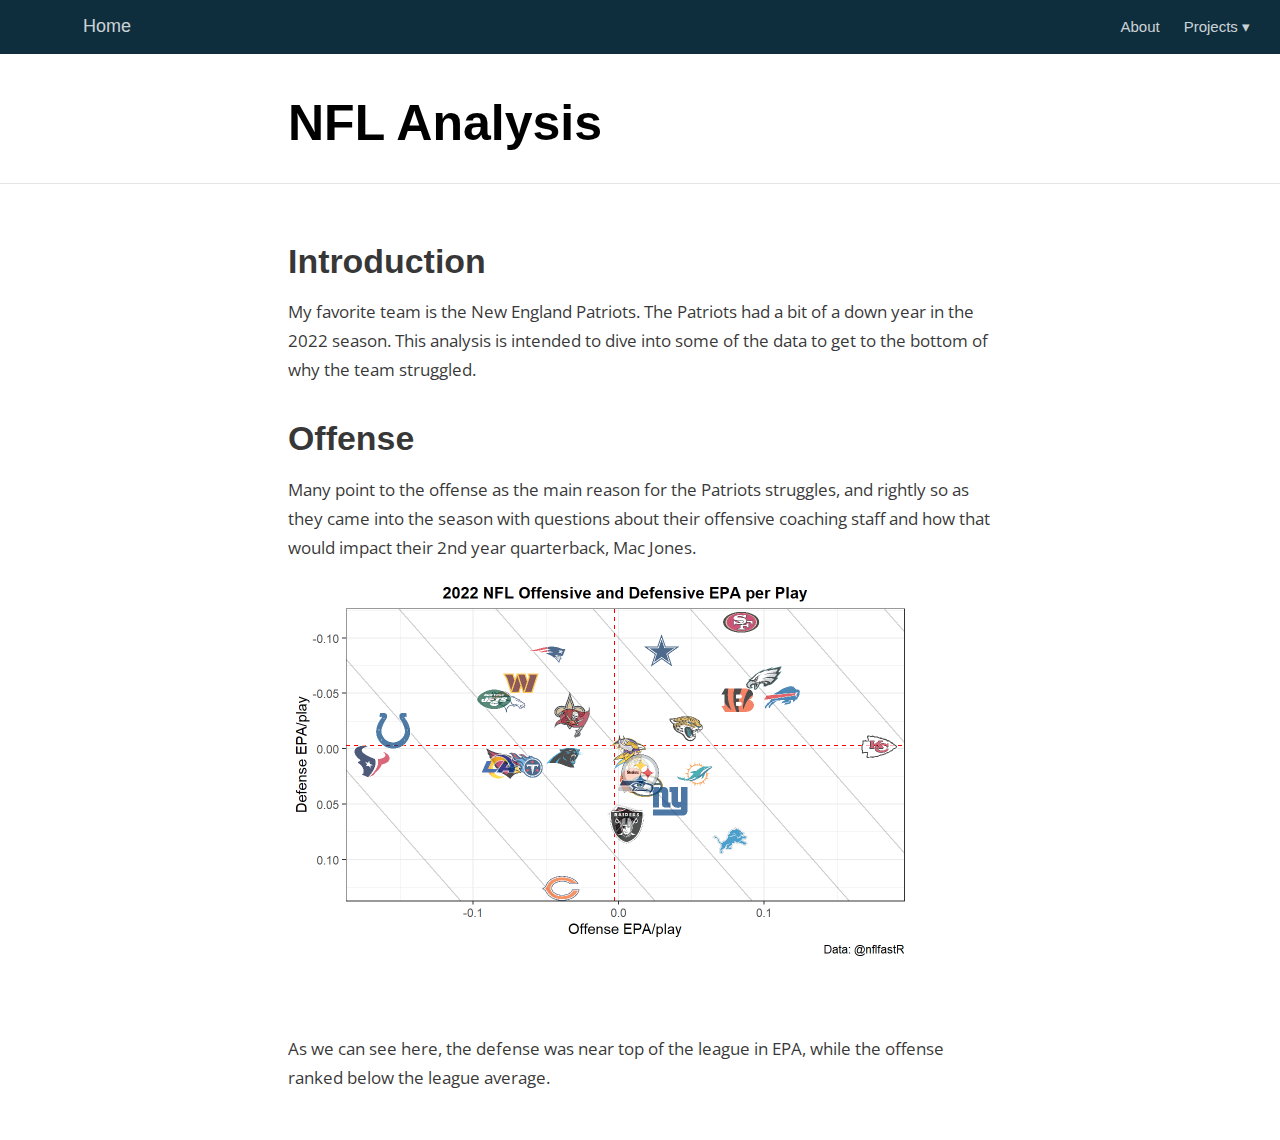
<file: docs/project1.html>
<!DOCTYPE html>

<html xmlns="http://www.w3.org/1999/xhtml" lang="" xml:lang="">

<head>
  <meta charset="utf-8"/>
  <meta name="viewport" content="width=device-width, initial-scale=1"/>
  <meta http-equiv="X-UA-Compatible" content="IE=Edge,chrome=1"/>
  <meta name="generator" content="distill" />

  <style type="text/css">
  /* Hide doc at startup (prevent jankiness while JS renders/transforms) */
  body {
    visibility: hidden;
  }
  </style>

 <!--radix_placeholder_import_source-->
 <!--/radix_placeholder_import_source-->

<style type="text/css">code{white-space: pre;}</style>
<style type="text/css" data-origin="pandoc">
pre > code.sourceCode { white-space: pre; position: relative; }
pre > code.sourceCode > span { display: inline-block; line-height: 1.25; }
pre > code.sourceCode > span:empty { height: 1.2em; }
.sourceCode { overflow: visible; }
code.sourceCode > span { color: inherit; text-decoration: inherit; }
div.sourceCode { margin: 1em 0; }
pre.sourceCode { margin: 0; }
@media screen {
div.sourceCode { overflow: auto; }
}
@media print {
pre > code.sourceCode { white-space: pre-wrap; }
pre > code.sourceCode > span { text-indent: -5em; padding-left: 5em; }
}
pre.numberSource code
  { counter-reset: source-line 0; }
pre.numberSource code > span
  { position: relative; left: -4em; counter-increment: source-line; }
pre.numberSource code > span > a:first-child::before
  { content: counter(source-line);
    position: relative; left: -1em; text-align: right; vertical-align: baseline;
    border: none; display: inline-block;
    -webkit-touch-callout: none; -webkit-user-select: none;
    -khtml-user-select: none; -moz-user-select: none;
    -ms-user-select: none; user-select: none;
    padding: 0 4px; width: 4em;
    color: #aaaaaa;
  }
pre.numberSource { margin-left: 3em; border-left: 1px solid #aaaaaa;  padding-left: 4px; }
div.sourceCode
  { color: #00769e; background-color: #f1f3f5; }
@media screen {
pre > code.sourceCode > span > a:first-child::before { text-decoration: underline; }
}
code span { color: #00769e; } /* Normal */
code span.al { color: #ad0000; } /* Alert */
code span.an { color: #5e5e5e; } /* Annotation */
code span.at { color: #657422; } /* Attribute */
code span.bn { color: #ad0000; } /* BaseN */
code span.bu { } /* BuiltIn */
code span.cf { color: #00769e; } /* ControlFlow */
code span.ch { color: #20794d; } /* Char */
code span.cn { color: #8f5902; } /* Constant */
code span.co { color: #5e5e5e; } /* Comment */
code span.cv { color: #5e5e5e; font-style: italic; } /* CommentVar */
code span.do { color: #5e5e5e; font-style: italic; } /* Documentation */
code span.dt { color: #ad0000; } /* DataType */
code span.dv { color: #ad0000; } /* DecVal */
code span.er { color: #ad0000; } /* Error */
code span.ex { } /* Extension */
code span.fl { color: #ad0000; } /* Float */
code span.fu { color: #4758ab; } /* Function */
code span.im { } /* Import */
code span.in { color: #5e5e5e; } /* Information */
code span.kw { color: #00769e; } /* Keyword */
code span.op { color: #5e5e5e; } /* Operator */
code span.ot { color: #00769e; } /* Other */
code span.pp { color: #ad0000; } /* Preprocessor */
code span.sc { color: #5e5e5e; } /* SpecialChar */
code span.ss { color: #20794d; } /* SpecialString */
code span.st { color: #20794d; } /* String */
code span.va { color: #111111; } /* Variable */
code span.vs { color: #20794d; } /* VerbatimString */
code span.wa { color: #5e5e5e; font-style: italic; } /* Warning */
</style>


  <!--radix_placeholder_meta_tags-->
  <title>Home: NFL Analysis</title>



  <!--  https://schema.org/Article -->
  <meta property="article:published" itemprop="datePublished" content="2023-03-09"/>
  <meta property="article:created" itemprop="dateCreated" content="2023-03-09"/>

  <!--  https://developers.facebook.com/docs/sharing/webmasters#markup -->
  <meta property="og:title" content="Home: NFL Analysis"/>
  <meta property="og:type" content="article"/>
  <meta property="og:locale" content="en_US"/>
  <meta property="og:site_name" content="Home"/>

  <!--  https://dev.twitter.com/cards/types/summary -->
  <meta property="twitter:card" content="summary"/>
  <meta property="twitter:title" content="Home: NFL Analysis"/>

  <!--/radix_placeholder_meta_tags-->
  <!--radix_placeholder_rmarkdown_metadata-->

  <script type="text/json" id="radix-rmarkdown-metadata">
  {"type":"list","attributes":{"names":{"type":"character","attributes":{},"value":["title","date","output"]}},"value":[{"type":"character","attributes":{},"value":["NFL Analysis"]},{"type":"character","attributes":{},"value":["2023-03-09"]},{"type":"character","attributes":{},"value":["distill::distill_article"]}]}
  </script>
  <!--/radix_placeholder_rmarkdown_metadata-->
  <!--radix_placeholder_navigation_in_header-->
  <meta name="distill:offset" content=""/>

  <script type="application/javascript">

    window.headroom_prevent_pin = false;

    window.document.addEventListener("DOMContentLoaded", function (event) {

      // initialize headroom for banner
      var header = $('header').get(0);
      var headerHeight = header.offsetHeight;
      var headroom = new Headroom(header, {
        tolerance: 5,
        onPin : function() {
          if (window.headroom_prevent_pin) {
            window.headroom_prevent_pin = false;
            headroom.unpin();
          }
        }
      });
      headroom.init();
      if(window.location.hash)
        headroom.unpin();
      $(header).addClass('headroom--transition');

      // offset scroll location for banner on hash change
      // (see: https://github.com/WickyNilliams/headroom.js/issues/38)
      window.addEventListener("hashchange", function(event) {
        window.scrollTo(0, window.pageYOffset - (headerHeight + 25));
      });

      // responsive menu
      $('.distill-site-header').each(function(i, val) {
        var topnav = $(this);
        var toggle = topnav.find('.nav-toggle');
        toggle.on('click', function() {
          topnav.toggleClass('responsive');
        });
      });

      // nav dropdowns
      $('.nav-dropbtn').click(function(e) {
        $(this).next('.nav-dropdown-content').toggleClass('nav-dropdown-active');
        $(this).parent().siblings('.nav-dropdown')
           .children('.nav-dropdown-content').removeClass('nav-dropdown-active');
      });
      $("body").click(function(e){
        $('.nav-dropdown-content').removeClass('nav-dropdown-active');
      });
      $(".nav-dropdown").click(function(e){
        e.stopPropagation();
      });
    });
  </script>

  <style type="text/css">

  /* Theme (user-documented overrideables for nav appearance) */

  .distill-site-nav {
    color: rgba(255, 255, 255, 0.8);
    background-color: #0F2E3D;
    font-size: 15px;
    font-weight: 300;
  }

  .distill-site-nav a {
    color: inherit;
    text-decoration: none;
  }

  .distill-site-nav a:hover {
    color: white;
  }

  @media print {
    .distill-site-nav {
      display: none;
    }
  }

  .distill-site-header {

  }

  .distill-site-footer {

  }


  /* Site Header */

  .distill-site-header {
    width: 100%;
    box-sizing: border-box;
    z-index: 3;
  }

  .distill-site-header .nav-left {
    display: inline-block;
    margin-left: 8px;
  }

  @media screen and (max-width: 768px) {
    .distill-site-header .nav-left {
      margin-left: 0;
    }
  }


  .distill-site-header .nav-right {
    float: right;
    margin-right: 8px;
  }

  .distill-site-header a,
  .distill-site-header .title {
    display: inline-block;
    text-align: center;
    padding: 14px 10px 14px 10px;
  }

  .distill-site-header .title {
    font-size: 18px;
    min-width: 150px;
  }

  .distill-site-header .logo {
    padding: 0;
  }

  .distill-site-header .logo img {
    display: none;
    max-height: 20px;
    width: auto;
    margin-bottom: -4px;
  }

  .distill-site-header .nav-image img {
    max-height: 18px;
    width: auto;
    display: inline-block;
    margin-bottom: -3px;
  }



  @media screen and (min-width: 1000px) {
    .distill-site-header .logo img {
      display: inline-block;
    }
    .distill-site-header .nav-left {
      margin-left: 20px;
    }
    .distill-site-header .nav-right {
      margin-right: 20px;
    }
    .distill-site-header .title {
      padding-left: 12px;
    }
  }


  .distill-site-header .nav-toggle {
    display: none;
  }

  .nav-dropdown {
    display: inline-block;
    position: relative;
  }

  .nav-dropdown .nav-dropbtn {
    border: none;
    outline: none;
    color: rgba(255, 255, 255, 0.8);
    padding: 16px 10px;
    background-color: transparent;
    font-family: inherit;
    font-size: inherit;
    font-weight: inherit;
    margin: 0;
    margin-top: 1px;
    z-index: 2;
  }

  .nav-dropdown-content {
    display: none;
    position: absolute;
    background-color: white;
    min-width: 200px;
    border: 1px solid rgba(0,0,0,0.15);
    border-radius: 4px;
    box-shadow: 0px 8px 16px 0px rgba(0,0,0,0.1);
    z-index: 1;
    margin-top: 2px;
    white-space: nowrap;
    padding-top: 4px;
    padding-bottom: 4px;
  }

  .nav-dropdown-content hr {
    margin-top: 4px;
    margin-bottom: 4px;
    border: none;
    border-bottom: 1px solid rgba(0, 0, 0, 0.1);
  }

  .nav-dropdown-active {
    display: block;
  }

  .nav-dropdown-content a, .nav-dropdown-content .nav-dropdown-header {
    color: black;
    padding: 6px 24px;
    text-decoration: none;
    display: block;
    text-align: left;
  }

  .nav-dropdown-content .nav-dropdown-header {
    display: block;
    padding: 5px 24px;
    padding-bottom: 0;
    text-transform: uppercase;
    font-size: 14px;
    color: #999999;
    white-space: nowrap;
  }

  .nav-dropdown:hover .nav-dropbtn {
    color: white;
  }

  .nav-dropdown-content a:hover {
    background-color: #ddd;
    color: black;
  }

  .nav-right .nav-dropdown-content {
    margin-left: -45%;
    right: 0;
  }

  @media screen and (max-width: 768px) {
    .distill-site-header a, .distill-site-header .nav-dropdown  {display: none;}
    .distill-site-header a.nav-toggle {
      float: right;
      display: block;
    }
    .distill-site-header .title {
      margin-left: 0;
    }
    .distill-site-header .nav-right {
      margin-right: 0;
    }
    .distill-site-header {
      overflow: hidden;
    }
    .nav-right .nav-dropdown-content {
      margin-left: 0;
    }
  }


  @media screen and (max-width: 768px) {
    .distill-site-header.responsive {position: relative; min-height: 500px; }
    .distill-site-header.responsive a.nav-toggle {
      position: absolute;
      right: 0;
      top: 0;
    }
    .distill-site-header.responsive a,
    .distill-site-header.responsive .nav-dropdown {
      display: block;
      text-align: left;
    }
    .distill-site-header.responsive .nav-left,
    .distill-site-header.responsive .nav-right {
      width: 100%;
    }
    .distill-site-header.responsive .nav-dropdown {float: none;}
    .distill-site-header.responsive .nav-dropdown-content {position: relative;}
    .distill-site-header.responsive .nav-dropdown .nav-dropbtn {
      display: block;
      width: 100%;
      text-align: left;
    }
  }

  /* Site Footer */

  .distill-site-footer {
    width: 100%;
    overflow: hidden;
    box-sizing: border-box;
    z-index: 3;
    margin-top: 30px;
    padding-top: 30px;
    padding-bottom: 30px;
    text-align: center;
  }

  /* Headroom */

  d-title {
    padding-top: 6rem;
  }

  @media print {
    d-title {
      padding-top: 4rem;
    }
  }

  .headroom {
    z-index: 1000;
    position: fixed;
    top: 0;
    left: 0;
    right: 0;
  }

  .headroom--transition {
    transition: all .4s ease-in-out;
  }

  .headroom--unpinned {
    top: -100px;
  }

  .headroom--pinned {
    top: 0;
  }

  /* adjust viewport for navbar height */
  /* helps vertically center bootstrap (non-distill) content */
  .min-vh-100 {
    min-height: calc(100vh - 100px) !important;
  }

  </style>

  <script src="site_libs/jquery-3.6.0/jquery-3.6.0.min.js"></script>
  <link href="site_libs/font-awesome-5.1.0/css/all.css" rel="stylesheet"/>
  <link href="site_libs/font-awesome-5.1.0/css/v4-shims.css" rel="stylesheet"/>
  <script src="site_libs/headroom-0.9.4/headroom.min.js"></script>
  <script src="site_libs/autocomplete-0.37.1/autocomplete.min.js"></script>
  <script src="site_libs/fuse-6.4.1/fuse.min.js"></script>

  <script type="application/javascript">

  function getMeta(metaName) {
    var metas = document.getElementsByTagName('meta');
    for (let i = 0; i < metas.length; i++) {
      if (metas[i].getAttribute('name') === metaName) {
        return metas[i].getAttribute('content');
      }
    }
    return '';
  }

  function offsetURL(url) {
    var offset = getMeta('distill:offset');
    return offset ? offset + '/' + url : url;
  }

  function createFuseIndex() {

    // create fuse index
    var options = {
      keys: [
        { name: 'title', weight: 20 },
        { name: 'categories', weight: 15 },
        { name: 'description', weight: 10 },
        { name: 'contents', weight: 5 },
      ],
      ignoreLocation: true,
      threshold: 0
    };
    var fuse = new window.Fuse([], options);

    // fetch the main search.json
    return fetch(offsetURL('search.json'))
      .then(function(response) {
        if (response.status == 200) {
          return response.json().then(function(json) {
            // index main articles
            json.articles.forEach(function(article) {
              fuse.add(article);
            });
            // download collections and index their articles
            return Promise.all(json.collections.map(function(collection) {
              return fetch(offsetURL(collection)).then(function(response) {
                if (response.status === 200) {
                  return response.json().then(function(articles) {
                    articles.forEach(function(article) {
                      fuse.add(article);
                    });
                  })
                } else {
                  return Promise.reject(
                    new Error('Unexpected status from search index request: ' +
                              response.status)
                  );
                }
              });
            })).then(function() {
              return fuse;
            });
          });

        } else {
          return Promise.reject(
            new Error('Unexpected status from search index request: ' +
                        response.status)
          );
        }
      });
  }

  window.document.addEventListener("DOMContentLoaded", function (event) {

    // get search element (bail if we don't have one)
    var searchEl = window.document.getElementById('distill-search');
    if (!searchEl)
      return;

    createFuseIndex()
      .then(function(fuse) {

        // make search box visible
        searchEl.classList.remove('hidden');

        // initialize autocomplete
        var options = {
          autoselect: true,
          hint: false,
          minLength: 2,
        };
        window.autocomplete(searchEl, options, [{
          source: function(query, callback) {
            const searchOptions = {
              isCaseSensitive: false,
              shouldSort: true,
              minMatchCharLength: 2,
              limit: 10,
            };
            var results = fuse.search(query, searchOptions);
            callback(results
              .map(function(result) { return result.item; })
            );
          },
          templates: {
            suggestion: function(suggestion) {
              var img = suggestion.preview && Object.keys(suggestion.preview).length > 0
                ? `<img src="${offsetURL(suggestion.preview)}"</img>`
                : '';
              var html = `
                <div class="search-item">
                  <h3>${suggestion.title}</h3>
                  <div class="search-item-description">
                    ${suggestion.description || ''}
                  </div>
                  <div class="search-item-preview">
                    ${img}
                  </div>
                </div>
              `;
              return html;
            }
          }
        }]).on('autocomplete:selected', function(event, suggestion) {
          window.location.href = offsetURL(suggestion.path);
        });
        // remove inline display style on autocompleter (we want to
        // manage responsive display via css)
        $('.algolia-autocomplete').css("display", "");
      })
      .catch(function(error) {
        console.log(error);
      });

  });

  </script>

  <style type="text/css">

  .nav-search {
    font-size: x-small;
  }

  /* Algolioa Autocomplete */

  .algolia-autocomplete {
    display: inline-block;
    margin-left: 10px;
    vertical-align: sub;
    background-color: white;
    color: black;
    padding: 6px;
    padding-top: 8px;
    padding-bottom: 0;
    border-radius: 6px;
    border: 1px #0F2E3D solid;
    width: 180px;
  }


  @media screen and (max-width: 768px) {
    .distill-site-nav .algolia-autocomplete {
      display: none;
      visibility: hidden;
    }
    .distill-site-nav.responsive .algolia-autocomplete {
      display: inline-block;
      visibility: visible;
    }
    .distill-site-nav.responsive .algolia-autocomplete .aa-dropdown-menu {
      margin-left: 0;
      width: 400px;
      max-height: 400px;
    }
  }

  .algolia-autocomplete .aa-input, .algolia-autocomplete .aa-hint {
    width: 90%;
    outline: none;
    border: none;
  }

  .algolia-autocomplete .aa-hint {
    color: #999;
  }
  .algolia-autocomplete .aa-dropdown-menu {
    width: 550px;
    max-height: 70vh;
    overflow-x: visible;
    overflow-y: scroll;
    padding: 5px;
    margin-top: 3px;
    margin-left: -150px;
    background-color: #fff;
    border-radius: 5px;
    border: 1px solid #999;
    border-top: none;
  }

  .algolia-autocomplete .aa-dropdown-menu .aa-suggestion {
    cursor: pointer;
    padding: 5px 4px;
    border-bottom: 1px solid #eee;
  }

  .algolia-autocomplete .aa-dropdown-menu .aa-suggestion:last-of-type {
    border-bottom: none;
    margin-bottom: 2px;
  }

  .algolia-autocomplete .aa-dropdown-menu .aa-suggestion .search-item {
    overflow: hidden;
    font-size: 0.8em;
    line-height: 1.4em;
  }

  .algolia-autocomplete .aa-dropdown-menu .aa-suggestion .search-item h3 {
    font-size: 1rem;
    margin-block-start: 0;
    margin-block-end: 5px;
  }

  .algolia-autocomplete .aa-dropdown-menu .aa-suggestion .search-item-description {
    display: inline-block;
    overflow: hidden;
    height: 2.8em;
    width: 80%;
    margin-right: 4%;
  }

  .algolia-autocomplete .aa-dropdown-menu .aa-suggestion .search-item-preview {
    display: inline-block;
    width: 15%;
  }

  .algolia-autocomplete .aa-dropdown-menu .aa-suggestion .search-item-preview img {
    height: 3em;
    width: auto;
    display: none;
  }

  .algolia-autocomplete .aa-dropdown-menu .aa-suggestion .search-item-preview img[src] {
    display: initial;
  }

  .algolia-autocomplete .aa-dropdown-menu .aa-suggestion.aa-cursor {
    background-color: #eee;
  }
  .algolia-autocomplete .aa-dropdown-menu .aa-suggestion em {
    font-weight: bold;
    font-style: normal;
  }

  </style>


  <!--/radix_placeholder_navigation_in_header-->
  <!--radix_placeholder_distill-->

  <style type="text/css">

  body {
    background-color: white;
  }

  .pandoc-table {
    width: 100%;
  }

  .pandoc-table>caption {
    margin-bottom: 10px;
  }

  .pandoc-table th:not([align]) {
    text-align: left;
  }

  .pagedtable-footer {
    font-size: 15px;
  }

  d-byline .byline {
    grid-template-columns: 2fr 2fr;
  }

  d-byline .byline h3 {
    margin-block-start: 1.5em;
  }

  d-byline .byline .authors-affiliations h3 {
    margin-block-start: 0.5em;
  }

  .authors-affiliations .orcid-id {
    width: 16px;
    height:16px;
    margin-left: 4px;
    margin-right: 4px;
    vertical-align: middle;
    padding-bottom: 2px;
  }

  d-title .dt-tags {
    margin-top: 1em;
    grid-column: text;
  }

  .dt-tags .dt-tag {
    text-decoration: none;
    display: inline-block;
    color: rgba(0,0,0,0.6);
    padding: 0em 0.4em;
    margin-right: 0.5em;
    margin-bottom: 0.4em;
    font-size: 70%;
    border: 1px solid rgba(0,0,0,0.2);
    border-radius: 3px;
    text-transform: uppercase;
    font-weight: 500;
  }

  d-article table.gt_table td,
  d-article table.gt_table th {
    border-bottom: none;
    font-size: 100%;
  }

  .html-widget {
    margin-bottom: 2.0em;
  }

  .l-screen-inset {
    padding-right: 16px;
  }

  .l-screen .caption {
    margin-left: 10px;
  }

  .shaded {
    background: rgb(247, 247, 247);
    padding-top: 20px;
    padding-bottom: 20px;
    border-top: 1px solid rgba(0, 0, 0, 0.1);
    border-bottom: 1px solid rgba(0, 0, 0, 0.1);
  }

  .shaded .html-widget {
    margin-bottom: 0;
    border: 1px solid rgba(0, 0, 0, 0.1);
  }

  .shaded .shaded-content {
    background: white;
  }

  .text-output {
    margin-top: 0;
    line-height: 1.5em;
  }

  .hidden {
    display: none !important;
  }

  d-article {
    padding-top: 2.5rem;
    padding-bottom: 30px;
  }

  d-appendix {
    padding-top: 30px;
  }

  d-article>p>img {
    width: 100%;
  }

  d-article h2 {
    margin: 1rem 0 1.5rem 0;
  }

  d-article h3 {
    margin-top: 1.5rem;
  }

  d-article iframe {
    border: 1px solid rgba(0, 0, 0, 0.1);
    margin-bottom: 2.0em;
    width: 100%;
  }

  /* Tweak code blocks */

  d-article div.sourceCode code,
  d-article pre code {
    font-family: Consolas, Monaco, 'Andale Mono', 'Ubuntu Mono', monospace;
  }

  d-article pre,
  d-article div.sourceCode,
  d-article div.sourceCode pre {
    overflow: auto;
  }

  d-article div.sourceCode {
    background-color: white;
  }

  d-article div.sourceCode pre {
    padding-left: 10px;
    font-size: 12px;
    border-left: 2px solid rgba(0,0,0,0.1);
  }

  d-article pre {
    font-size: 12px;
    color: black;
    background: none;
    margin-top: 0;
    text-align: left;
    white-space: pre;
    word-spacing: normal;
    word-break: normal;
    word-wrap: normal;
    line-height: 1.5;

    -moz-tab-size: 4;
    -o-tab-size: 4;
    tab-size: 4;

    -webkit-hyphens: none;
    -moz-hyphens: none;
    -ms-hyphens: none;
    hyphens: none;
  }

  d-article pre a {
    border-bottom: none;
  }

  d-article pre a:hover {
    border-bottom: none;
    text-decoration: underline;
  }

  d-article details {
    grid-column: text;
    margin-bottom: 0.8em;
  }

  @media(min-width: 768px) {

  d-article pre,
  d-article div.sourceCode,
  d-article div.sourceCode pre {
    overflow: visible !important;
  }

  d-article div.sourceCode pre {
    padding-left: 18px;
    font-size: 14px;
  }

  d-article pre {
    font-size: 14px;
  }

  }

  figure img.external {
    background: white;
    border: 1px solid rgba(0, 0, 0, 0.1);
    box-shadow: 0 1px 8px rgba(0, 0, 0, 0.1);
    padding: 18px;
    box-sizing: border-box;
  }

  /* CSS for d-contents */

  .d-contents {
    grid-column: text;
    color: rgba(0,0,0,0.8);
    font-size: 0.9em;
    padding-bottom: 1em;
    margin-bottom: 1em;
    padding-bottom: 0.5em;
    margin-bottom: 1em;
    padding-left: 0.25em;
    justify-self: start;
  }

  @media(min-width: 1000px) {
    .d-contents.d-contents-float {
      height: 0;
      grid-column-start: 1;
      grid-column-end: 4;
      justify-self: center;
      padding-right: 3em;
      padding-left: 2em;
    }
  }

  .d-contents nav h3 {
    font-size: 18px;
    margin-top: 0;
    margin-bottom: 1em;
  }

  .d-contents li {
    list-style-type: none
  }

  .d-contents nav > ul {
    padding-left: 0;
  }

  .d-contents ul {
    padding-left: 1em
  }

  .d-contents nav ul li {
    margin-top: 0.6em;
    margin-bottom: 0.2em;
  }

  .d-contents nav a {
    font-size: 13px;
    border-bottom: none;
    text-decoration: none
    color: rgba(0, 0, 0, 0.8);
  }

  .d-contents nav a:hover {
    text-decoration: underline solid rgba(0, 0, 0, 0.6)
  }

  .d-contents nav > ul > li > a {
    font-weight: 600;
  }

  .d-contents nav > ul > li > ul {
    font-weight: inherit;
  }

  .d-contents nav > ul > li > ul > li {
    margin-top: 0.2em;
  }


  .d-contents nav ul {
    margin-top: 0;
    margin-bottom: 0.25em;
  }

  .d-article-with-toc h2:nth-child(2) {
    margin-top: 0;
  }


  /* Figure */

  .figure {
    position: relative;
    margin-bottom: 2.5em;
    margin-top: 1.5em;
  }

  .figure .caption {
    color: rgba(0, 0, 0, 0.6);
    font-size: 12px;
    line-height: 1.5em;
  }

  .figure img.external {
    background: white;
    border: 1px solid rgba(0, 0, 0, 0.1);
    box-shadow: 0 1px 8px rgba(0, 0, 0, 0.1);
    padding: 18px;
    box-sizing: border-box;
  }

  .figure .caption a {
    color: rgba(0, 0, 0, 0.6);
  }

  .figure .caption b,
  .figure .caption strong, {
    font-weight: 600;
    color: rgba(0, 0, 0, 1.0);
  }

  /* Citations */

  d-article .citation {
    color: inherit;
    cursor: inherit;
  }

  div.hanging-indent{
    margin-left: 1em; text-indent: -1em;
  }

  /* Citation hover box */

  .tippy-box[data-theme~=light-border] {
    background-color: rgba(250, 250, 250, 0.95);
  }

  .tippy-content > p {
    margin-bottom: 0;
    padding: 2px;
  }


  /* Tweak 1000px media break to show more text */

  @media(min-width: 1000px) {
    .base-grid,
    distill-header,
    d-title,
    d-abstract,
    d-article,
    d-appendix,
    distill-appendix,
    d-byline,
    d-footnote-list,
    d-citation-list,
    distill-footer {
      grid-template-columns: [screen-start] 1fr [page-start kicker-start] 80px [middle-start] 50px [text-start kicker-end] 65px 65px 65px 65px 65px 65px 65px 65px [text-end gutter-start] 65px [middle-end] 65px [page-end gutter-end] 1fr [screen-end];
      grid-column-gap: 16px;
    }

    .grid {
      grid-column-gap: 16px;
    }

    d-article {
      font-size: 1.06rem;
      line-height: 1.7em;
    }
    figure .caption, .figure .caption, figure figcaption {
      font-size: 13px;
    }
  }

  @media(min-width: 1180px) {
    .base-grid,
    distill-header,
    d-title,
    d-abstract,
    d-article,
    d-appendix,
    distill-appendix,
    d-byline,
    d-footnote-list,
    d-citation-list,
    distill-footer {
      grid-template-columns: [screen-start] 1fr [page-start kicker-start] 60px [middle-start] 60px [text-start kicker-end] 60px 60px 60px 60px 60px 60px 60px 60px [text-end gutter-start] 60px [middle-end] 60px [page-end gutter-end] 1fr [screen-end];
      grid-column-gap: 32px;
    }

    .grid {
      grid-column-gap: 32px;
    }
  }


  /* Get the citation styles for the appendix (not auto-injected on render since
     we do our own rendering of the citation appendix) */

  d-appendix .citation-appendix,
  .d-appendix .citation-appendix {
    font-size: 11px;
    line-height: 15px;
    border-left: 1px solid rgba(0, 0, 0, 0.1);
    padding-left: 18px;
    border: 1px solid rgba(0,0,0,0.1);
    background: rgba(0, 0, 0, 0.02);
    padding: 10px 18px;
    border-radius: 3px;
    color: rgba(150, 150, 150, 1);
    overflow: hidden;
    margin-top: -12px;
    white-space: pre-wrap;
    word-wrap: break-word;
  }

  /* Include appendix styles here so they can be overridden */

  d-appendix {
    contain: layout style;
    font-size: 0.8em;
    line-height: 1.7em;
    margin-top: 60px;
    margin-bottom: 0;
    border-top: 1px solid rgba(0, 0, 0, 0.1);
    color: rgba(0,0,0,0.5);
    padding-top: 60px;
    padding-bottom: 48px;
  }

  d-appendix h3 {
    grid-column: page-start / text-start;
    font-size: 15px;
    font-weight: 500;
    margin-top: 1em;
    margin-bottom: 0;
    color: rgba(0,0,0,0.65);
  }

  d-appendix h3 + * {
    margin-top: 1em;
  }

  d-appendix ol {
    padding: 0 0 0 15px;
  }

  @media (min-width: 768px) {
    d-appendix ol {
      padding: 0 0 0 30px;
      margin-left: -30px;
    }
  }

  d-appendix li {
    margin-bottom: 1em;
  }

  d-appendix a {
    color: rgba(0, 0, 0, 0.6);
  }

  d-appendix > * {
    grid-column: text;
  }

  d-appendix > d-footnote-list,
  d-appendix > d-citation-list,
  d-appendix > distill-appendix {
    grid-column: screen;
  }

  /* Include footnote styles here so they can be overridden */

  d-footnote-list {
    contain: layout style;
  }

  d-footnote-list > * {
    grid-column: text;
  }

  d-footnote-list a.footnote-backlink {
    color: rgba(0,0,0,0.3);
    padding-left: 0.5em;
  }



  /* Anchor.js */

  .anchorjs-link {
    /*transition: all .25s linear; */
    text-decoration: none;
    border-bottom: none;
  }
  *:hover > .anchorjs-link {
    margin-left: -1.125em !important;
    text-decoration: none;
    border-bottom: none;
  }

  /* Social footer */

  .social_footer {
    margin-top: 30px;
    margin-bottom: 0;
    color: rgba(0,0,0,0.67);
  }

  .disqus-comments {
    margin-right: 30px;
  }

  .disqus-comment-count {
    border-bottom: 1px solid rgba(0, 0, 0, 0.4);
    cursor: pointer;
  }

  #disqus_thread {
    margin-top: 30px;
  }

  .article-sharing a {
    border-bottom: none;
    margin-right: 8px;
  }

  .article-sharing a:hover {
    border-bottom: none;
  }

  .sidebar-section.subscribe {
    font-size: 12px;
    line-height: 1.6em;
  }

  .subscribe p {
    margin-bottom: 0.5em;
  }


  .article-footer .subscribe {
    font-size: 15px;
    margin-top: 45px;
  }


  .sidebar-section.custom {
    font-size: 12px;
    line-height: 1.6em;
  }

  .custom p {
    margin-bottom: 0.5em;
  }

  /* Styles for listing layout (hide title) */
  .layout-listing d-title, .layout-listing .d-title {
    display: none;
  }

  /* Styles for posts lists (not auto-injected) */


  .posts-with-sidebar {
    padding-left: 45px;
    padding-right: 45px;
  }

  .posts-list .description h2,
  .posts-list .description p {
    font-family: -apple-system, BlinkMacSystemFont, "Segoe UI", Roboto, Oxygen, Ubuntu, Cantarell, "Fira Sans", "Droid Sans", "Helvetica Neue", Arial, sans-serif;
  }

  .posts-list .description h2 {
    font-weight: 700;
    border-bottom: none;
    padding-bottom: 0;
  }

  .posts-list h2.post-tag {
    border-bottom: 1px solid rgba(0, 0, 0, 0.2);
    padding-bottom: 12px;
  }
  .posts-list {
    margin-top: 60px;
    margin-bottom: 24px;
  }

  .posts-list .post-preview {
    text-decoration: none;
    overflow: hidden;
    display: block;
    border-bottom: 1px solid rgba(0, 0, 0, 0.1);
    padding: 24px 0;
  }

  .post-preview-last {
    border-bottom: none !important;
  }

  .posts-list .posts-list-caption {
    grid-column: screen;
    font-weight: 400;
  }

  .posts-list .post-preview h2 {
    margin: 0 0 6px 0;
    line-height: 1.2em;
    font-style: normal;
    font-size: 24px;
  }

  .posts-list .post-preview p {
    margin: 0 0 12px 0;
    line-height: 1.4em;
    font-size: 16px;
  }

  .posts-list .post-preview .thumbnail {
    box-sizing: border-box;
    margin-bottom: 24px;
    position: relative;
    max-width: 500px;
  }
  .posts-list .post-preview img {
    width: 100%;
    display: block;
  }

  .posts-list .metadata {
    font-size: 12px;
    line-height: 1.4em;
    margin-bottom: 18px;
  }

  .posts-list .metadata > * {
    display: inline-block;
  }

  .posts-list .metadata .publishedDate {
    margin-right: 2em;
  }

  .posts-list .metadata .dt-authors {
    display: block;
    margin-top: 0.3em;
    margin-right: 2em;
  }

  .posts-list .dt-tags {
    display: block;
    line-height: 1em;
  }

  .posts-list .dt-tags .dt-tag {
    display: inline-block;
    color: rgba(0,0,0,0.6);
    padding: 0.3em 0.4em;
    margin-right: 0.2em;
    margin-bottom: 0.4em;
    font-size: 60%;
    border: 1px solid rgba(0,0,0,0.2);
    border-radius: 3px;
    text-transform: uppercase;
    font-weight: 500;
  }

  .posts-list img {
    opacity: 1;
  }

  .posts-list img[data-src] {
    opacity: 0;
  }

  .posts-more {
    clear: both;
  }


  .posts-sidebar {
    font-size: 16px;
  }

  .posts-sidebar h3 {
    font-size: 16px;
    margin-top: 0;
    margin-bottom: 0.5em;
    font-weight: 400;
    text-transform: uppercase;
  }

  .sidebar-section {
    margin-bottom: 30px;
  }

  .categories ul {
    list-style-type: none;
    margin: 0;
    padding: 0;
  }

  .categories li {
    color: rgba(0, 0, 0, 0.8);
    margin-bottom: 0;
  }

  .categories li>a {
    border-bottom: none;
  }

  .categories li>a:hover {
    border-bottom: 1px solid rgba(0, 0, 0, 0.4);
  }

  .categories .active {
    font-weight: 600;
  }

  .categories .category-count {
    color: rgba(0, 0, 0, 0.4);
  }


  @media(min-width: 768px) {
    .posts-list .post-preview h2 {
      font-size: 26px;
    }
    .posts-list .post-preview .thumbnail {
      float: right;
      width: 30%;
      margin-bottom: 0;
    }
    .posts-list .post-preview .description {
      float: left;
      width: 45%;
    }
    .posts-list .post-preview .metadata {
      float: left;
      width: 20%;
      margin-top: 8px;
    }
    .posts-list .post-preview p {
      margin: 0 0 12px 0;
      line-height: 1.5em;
      font-size: 16px;
    }
    .posts-with-sidebar .posts-list {
      float: left;
      width: 75%;
    }
    .posts-with-sidebar .posts-sidebar {
      float: right;
      width: 20%;
      margin-top: 60px;
      padding-top: 24px;
      padding-bottom: 24px;
    }
  }


  /* Improve display for browsers without grid (IE/Edge <= 15) */

  .downlevel {
    line-height: 1.6em;
    font-family: -apple-system, BlinkMacSystemFont, "Segoe UI", Roboto, Oxygen, Ubuntu, Cantarell, "Fira Sans", "Droid Sans", "Helvetica Neue", Arial, sans-serif;
    margin: 0;
  }

  .downlevel .d-title {
    padding-top: 6rem;
    padding-bottom: 1.5rem;
  }

  .downlevel .d-title h1 {
    font-size: 50px;
    font-weight: 700;
    line-height: 1.1em;
    margin: 0 0 0.5rem;
  }

  .downlevel .d-title p {
    font-weight: 300;
    font-size: 1.2rem;
    line-height: 1.55em;
    margin-top: 0;
  }

  .downlevel .d-byline {
    padding-top: 0.8em;
    padding-bottom: 0.8em;
    font-size: 0.8rem;
    line-height: 1.8em;
  }

  .downlevel .section-separator {
    border: none;
    border-top: 1px solid rgba(0, 0, 0, 0.1);
  }

  .downlevel .d-article {
    font-size: 1.06rem;
    line-height: 1.7em;
    padding-top: 1rem;
    padding-bottom: 2rem;
  }


  .downlevel .d-appendix {
    padding-left: 0;
    padding-right: 0;
    max-width: none;
    font-size: 0.8em;
    line-height: 1.7em;
    margin-bottom: 0;
    color: rgba(0,0,0,0.5);
    padding-top: 40px;
    padding-bottom: 48px;
  }

  .downlevel .footnotes ol {
    padding-left: 13px;
  }

  .downlevel .base-grid,
  .downlevel .distill-header,
  .downlevel .d-title,
  .downlevel .d-abstract,
  .downlevel .d-article,
  .downlevel .d-appendix,
  .downlevel .distill-appendix,
  .downlevel .d-byline,
  .downlevel .d-footnote-list,
  .downlevel .d-citation-list,
  .downlevel .distill-footer,
  .downlevel .appendix-bottom,
  .downlevel .posts-container {
    padding-left: 40px;
    padding-right: 40px;
  }

  @media(min-width: 768px) {
    .downlevel .base-grid,
    .downlevel .distill-header,
    .downlevel .d-title,
    .downlevel .d-abstract,
    .downlevel .d-article,
    .downlevel .d-appendix,
    .downlevel .distill-appendix,
    .downlevel .d-byline,
    .downlevel .d-footnote-list,
    .downlevel .d-citation-list,
    .downlevel .distill-footer,
    .downlevel .appendix-bottom,
    .downlevel .posts-container {
    padding-left: 150px;
    padding-right: 150px;
    max-width: 900px;
  }
  }

  .downlevel pre code {
    display: block;
    border-left: 2px solid rgba(0, 0, 0, .1);
    padding: 0 0 0 20px;
    font-size: 14px;
  }

  .downlevel code, .downlevel pre {
    color: black;
    background: none;
    font-family: Consolas, Monaco, 'Andale Mono', 'Ubuntu Mono', monospace;
    text-align: left;
    white-space: pre;
    word-spacing: normal;
    word-break: normal;
    word-wrap: normal;
    line-height: 1.5;

    -moz-tab-size: 4;
    -o-tab-size: 4;
    tab-size: 4;

    -webkit-hyphens: none;
    -moz-hyphens: none;
    -ms-hyphens: none;
    hyphens: none;
  }

  .downlevel .posts-list .post-preview {
    color: inherit;
  }



  </style>

  <script type="application/javascript">

  function is_downlevel_browser() {
    if (bowser.isUnsupportedBrowser({ msie: "12", msedge: "16"},
                                   window.navigator.userAgent)) {
      return true;
    } else {
      return window.load_distill_framework === undefined;
    }
  }

  // show body when load is complete
  function on_load_complete() {

    // add anchors
    if (window.anchors) {
      window.anchors.options.placement = 'left';
      window.anchors.add('d-article > h2, d-article > h3, d-article > h4, d-article > h5');
    }


    // set body to visible
    document.body.style.visibility = 'visible';

    // force redraw for leaflet widgets
    if (window.HTMLWidgets) {
      var maps = window.HTMLWidgets.findAll(".leaflet");
      $.each(maps, function(i, el) {
        var map = this.getMap();
        map.invalidateSize();
        map.eachLayer(function(layer) {
          if (layer instanceof L.TileLayer)
            layer.redraw();
        });
      });
    }

    // trigger 'shown' so htmlwidgets resize
    $('d-article').trigger('shown');
  }

  function init_distill() {

    init_common();

    // create front matter
    var front_matter = $('<d-front-matter></d-front-matter>');
    $('#distill-front-matter').wrap(front_matter);

    // create d-title
    $('.d-title').changeElementType('d-title');

    // create d-byline
    var byline = $('<d-byline></d-byline>');
    $('.d-byline').replaceWith(byline);

    // create d-article
    var article = $('<d-article></d-article>');
    $('.d-article').wrap(article).children().unwrap();

    // move posts container into article
    $('.posts-container').appendTo($('d-article'));

    // create d-appendix
    $('.d-appendix').changeElementType('d-appendix');

    // flag indicating that we have appendix items
    var appendix = $('.appendix-bottom').children('h3').length > 0;

    // replace footnotes with <d-footnote>
    $('.footnote-ref').each(function(i, val) {
      appendix = true;
      var href = $(this).attr('href');
      var id = href.replace('#', '');
      var fn = $('#' + id);
      var fn_p = $('#' + id + '>p');
      fn_p.find('.footnote-back').remove();
      var text = fn_p.html();
      var dtfn = $('<d-footnote></d-footnote>');
      dtfn.html(text);
      $(this).replaceWith(dtfn);
    });
    // remove footnotes
    $('.footnotes').remove();

    // move refs into #references-listing
    $('#references-listing').replaceWith($('#refs'));

    $('h1.appendix, h2.appendix').each(function(i, val) {
      $(this).changeElementType('h3');
    });
    $('h3.appendix').each(function(i, val) {
      var id = $(this).attr('id');
      $('.d-contents a[href="#' + id + '"]').parent().remove();
      appendix = true;
      $(this).nextUntil($('h1, h2, h3')).addBack().appendTo($('d-appendix'));
    });

    // show d-appendix if we have appendix content
    $("d-appendix").css('display', appendix ? 'grid' : 'none');

    // localize layout chunks to just output
    $('.layout-chunk').each(function(i, val) {

      // capture layout
      var layout = $(this).attr('data-layout');

      // apply layout to markdown level block elements
      var elements = $(this).children().not('details, div.sourceCode, pre, script');
      elements.each(function(i, el) {
        var layout_div = $('<div class="' + layout + '"></div>');
        if (layout_div.hasClass('shaded')) {
          var shaded_content = $('<div class="shaded-content"></div>');
          $(this).wrap(shaded_content);
          $(this).parent().wrap(layout_div);
        } else {
          $(this).wrap(layout_div);
        }
      });


      // unwrap the layout-chunk div
      $(this).children().unwrap();
    });

    // remove code block used to force  highlighting css
    $('.distill-force-highlighting-css').parent().remove();

    // remove empty line numbers inserted by pandoc when using a
    // custom syntax highlighting theme
    $('code.sourceCode a:empty').remove();

    // load distill framework
    load_distill_framework();

    // wait for window.distillRunlevel == 4 to do post processing
    function distill_post_process() {

      if (!window.distillRunlevel || window.distillRunlevel < 4)
        return;

      // hide author/affiliations entirely if we have no authors
      var front_matter = JSON.parse($("#distill-front-matter").html());
      var have_authors = front_matter.authors && front_matter.authors.length > 0;
      if (!have_authors)
        $('d-byline').addClass('hidden');

      // article with toc class
      $('.d-contents').parent().addClass('d-article-with-toc');

      // strip links that point to #
      $('.authors-affiliations').find('a[href="#"]').removeAttr('href');

      // add orcid ids
      $('.authors-affiliations').find('.author').each(function(i, el) {
        var orcid_id = front_matter.authors[i].orcidID;
        if (orcid_id) {
          var a = $('<a></a>');
          a.attr('href', 'https://orcid.org/' + orcid_id);
          var img = $('<img></img>');
          img.addClass('orcid-id');
          img.attr('alt', 'ORCID ID');
          img.attr('src','[data-uri]');
          a.append(img);
          $(this).append(a);
        }
      });

      // hide elements of author/affiliations grid that have no value
      function hide_byline_column(caption) {
        $('d-byline').find('h3:contains("' + caption + '")').parent().css('visibility', 'hidden');
      }

      // affiliations
      var have_affiliations = false;
      for (var i = 0; i<front_matter.authors.length; ++i) {
        var author = front_matter.authors[i];
        if (author.affiliation !== "&nbsp;") {
          have_affiliations = true;
          break;
        }
      }
      if (!have_affiliations)
        $('d-byline').find('h3:contains("Affiliations")').css('visibility', 'hidden');

      // published date
      if (!front_matter.publishedDate)
        hide_byline_column("Published");

      // document object identifier
      var doi = $('d-byline').find('h3:contains("DOI")');
      var doi_p = doi.next().empty();
      if (!front_matter.doi) {
        // if we have a citation and valid citationText then link to that
        if ($('#citation').length > 0 && front_matter.citationText) {
          doi.html('Citation');
          $('<a href="#citation"></a>')
            .text(front_matter.citationText)
            .appendTo(doi_p);
        } else {
          hide_byline_column("DOI");
        }
      } else {
        $('<a></a>')
           .attr('href', "https://doi.org/" + front_matter.doi)
           .html(front_matter.doi)
           .appendTo(doi_p);
      }

       // change plural form of authors/affiliations
      if (front_matter.authors.length === 1) {
        var grid = $('.authors-affiliations');
        grid.children('h3:contains("Authors")').text('Author');
        grid.children('h3:contains("Affiliations")').text('Affiliation');
      }

      // remove d-appendix and d-footnote-list local styles
      $('d-appendix > style:first-child').remove();
      $('d-footnote-list > style:first-child').remove();

      // move appendix-bottom entries to the bottom
      $('.appendix-bottom').appendTo('d-appendix').children().unwrap();
      $('.appendix-bottom').remove();

      // hoverable references
      $('span.citation[data-cites]').each(function() {
        const citeChild = $(this).children()[0]
        // Do not process if @xyz has been used without escaping and without bibliography activated
        // https://github.com/rstudio/distill/issues/466
        if (citeChild === undefined) return true

        if (citeChild.nodeName == "D-FOOTNOTE") {
          var fn = citeChild
          $(this).html(fn.shadowRoot.querySelector("sup"))
          $(this).id = fn.id
          fn.remove()
        }
        var refs = $(this).attr('data-cites').split(" ");
        var refHtml = refs.map(function(ref) {
          // Could use CSS.escape too here, we insure backward compatibility in navigator
          return "<p>" + $('div[id="ref-' + ref + '"]').html() + "</p>";
        }).join("\n");
        window.tippy(this, {
          allowHTML: true,
          content: refHtml,
          maxWidth: 500,
          interactive: true,
          interactiveBorder: 10,
          theme: 'light-border',
          placement: 'bottom-start'
        });
      });

      // fix footnotes in tables (#411)
      // replacing broken distill.pub feature
      $('table d-footnote').each(function() {
        // we replace internal showAtNode methode which is triggered when hovering a footnote
        this.hoverBox.showAtNode = function(node) {
          // ported from https://github.com/distillpub/template/pull/105/files
          calcOffset = function(elem) {
              let x = elem.offsetLeft;
              let y = elem.offsetTop;
              // Traverse upwards until an `absolute` element is found or `elem`
              // becomes null.
              while (elem = elem.offsetParent && elem.style.position != 'absolute') {
                  x += elem.offsetLeft;
                  y += elem.offsetTop;
              }

              return { left: x, top: y };
          }
          // https://developer.mozilla.org/en-US/docs/Web/API/HTMLElement/offsetTop
          const bbox = node.getBoundingClientRect();
          const offset = calcOffset(node);
          this.show([offset.left + bbox.width, offset.top + bbox.height]);
        }
      })

      // clear polling timer
      clearInterval(tid);

      // show body now that everything is ready
      on_load_complete();
    }

    var tid = setInterval(distill_post_process, 50);
    distill_post_process();

  }

  function init_downlevel() {

    init_common();

     // insert hr after d-title
    $('.d-title').after($('<hr class="section-separator"/>'));

    // check if we have authors
    var front_matter = JSON.parse($("#distill-front-matter").html());
    var have_authors = front_matter.authors && front_matter.authors.length > 0;

    // manage byline/border
    if (!have_authors)
      $('.d-byline').remove();
    $('.d-byline').after($('<hr class="section-separator"/>'));
    $('.d-byline a').remove();

    // remove toc
    $('.d-contents').remove();

    // move appendix elements
    $('h1.appendix, h2.appendix').each(function(i, val) {
      $(this).changeElementType('h3');
    });
    $('h3.appendix').each(function(i, val) {
      $(this).nextUntil($('h1, h2, h3')).addBack().appendTo($('.d-appendix'));
    });


    // inject headers into references and footnotes
    var refs_header = $('<h3></h3>');
    refs_header.text('References');
    $('#refs').prepend(refs_header);

    var footnotes_header = $('<h3></h3');
    footnotes_header.text('Footnotes');
    $('.footnotes').children('hr').first().replaceWith(footnotes_header);

    // move appendix-bottom entries to the bottom
    $('.appendix-bottom').appendTo('.d-appendix').children().unwrap();
    $('.appendix-bottom').remove();

    // remove appendix if it's empty
    if ($('.d-appendix').children().length === 0)
      $('.d-appendix').remove();

    // prepend separator above appendix
    $('.d-appendix').before($('<hr class="section-separator" style="clear: both"/>'));

    // trim code
    $('pre>code').each(function(i, val) {
      $(this).html($.trim($(this).html()));
    });

    // move posts-container right before article
    $('.posts-container').insertBefore($('.d-article'));

    $('body').addClass('downlevel');

    on_load_complete();
  }


  function init_common() {

    // jquery plugin to change element types
    (function($) {
      $.fn.changeElementType = function(newType) {
        var attrs = {};

        $.each(this[0].attributes, function(idx, attr) {
          attrs[attr.nodeName] = attr.nodeValue;
        });

        this.replaceWith(function() {
          return $("<" + newType + "/>", attrs).append($(this).contents());
        });
      };
    })(jQuery);

    // prevent underline for linked images
    $('a > img').parent().css({'border-bottom' : 'none'});

    // mark non-body figures created by knitr chunks as 100% width
    $('.layout-chunk').each(function(i, val) {
      var figures = $(this).find('img, .html-widget');
      // ignore leaflet img layers (#106)
      figures = figures.filter(':not(img[class*="leaflet"])')
      if ($(this).attr('data-layout') !== "l-body") {
        figures.css('width', '100%');
      } else {
        figures.css('max-width', '100%');
        figures.filter("[width]").each(function(i, val) {
          var fig = $(this);
          fig.css('width', fig.attr('width') + 'px');
        });

      }
    });

    // auto-append index.html to post-preview links in file: protocol
    // and in rstudio ide preview
    $('.post-preview').each(function(i, val) {
      if (window.location.protocol === "file:")
        $(this).attr('href', $(this).attr('href') + "index.html");
    });

    // get rid of index.html references in header
    if (window.location.protocol !== "file:") {
      $('.distill-site-header a[href]').each(function(i,val) {
        $(this).attr('href', $(this).attr('href').replace(/^index[.]html/, "./"));
      });
    }

    // add class to pandoc style tables
    $('tr.header').parent('thead').parent('table').addClass('pandoc-table');
    $('.kable-table').children('table').addClass('pandoc-table');

    // add figcaption style to table captions
    $('caption').parent('table').addClass("figcaption");

    // initialize posts list
    if (window.init_posts_list)
      window.init_posts_list();

    // implmement disqus comment link
    $('.disqus-comment-count').click(function() {
      window.headroom_prevent_pin = true;
      $('#disqus_thread').toggleClass('hidden');
      if (!$('#disqus_thread').hasClass('hidden')) {
        var offset = $(this).offset();
        $(window).resize();
        $('html, body').animate({
          scrollTop: offset.top - 35
        });
      }
    });
  }

  document.addEventListener('DOMContentLoaded', function() {
    if (is_downlevel_browser())
      init_downlevel();
    else
      window.addEventListener('WebComponentsReady', init_distill);
  });

  </script>

  <style type="text/css">
  /* base variables */

  /* Edit the CSS properties in this file to create a custom
     Distill theme. Only edit values in the right column
     for each row; values shown are the CSS defaults.
     To return any property to the default,
     you may set its value to: unset
     All rows must end with a semi-colon.                      */

  /* Optional: embed custom fonts here with `@import`          */
  /* This must remain at the top of this file.                 */



  html {
    /*-- Main font sizes --*/
    --title-size:      50px;
    --body-size:       1.06rem;
    --code-size:       14px;
    --aside-size:      12px;
    --fig-cap-size:    13px;
    /*-- Main font colors --*/
    --title-color:     #000000;
    --header-color:    rgba(0, 0, 0, 0.8);
    --body-color:      rgba(0, 0, 0, 0.8);
    --aside-color:     rgba(0, 0, 0, 0.6);
    --fig-cap-color:   rgba(0, 0, 0, 0.6);
    /*-- Specify custom fonts ~~~ must be imported above   --*/
    --heading-font:    sans-serif;
    --mono-font:       monospace;
    --body-font:       sans-serif;
    --navbar-font:     sans-serif;  /* websites + blogs only */
  }

  /*-- ARTICLE METADATA --*/
  d-byline {
    --heading-size:    0.6rem;
    --heading-color:   rgba(0, 0, 0, 0.5);
    --body-size:       0.8rem;
    --body-color:      rgba(0, 0, 0, 0.8);
  }

  /*-- ARTICLE TABLE OF CONTENTS --*/
  .d-contents {
    --heading-size:    18px;
    --contents-size:   13px;
  }

  /*-- ARTICLE APPENDIX --*/
  d-appendix {
    --heading-size:    15px;
    --heading-color:   rgba(0, 0, 0, 0.65);
    --text-size:       0.8em;
    --text-color:      rgba(0, 0, 0, 0.5);
  }

  /*-- WEBSITE HEADER + FOOTER --*/
  /* These properties only apply to Distill sites and blogs  */

  .distill-site-header {
    --title-size:       18px;
    --text-color:       rgba(255, 255, 255, 0.8);
    --text-size:        15px;
    --hover-color:      white;
    --bkgd-color:       #0F2E3D;
  }

  .distill-site-footer {
    --text-color:       rgba(255, 255, 255, 0.8);
    --text-size:        15px;
    --hover-color:      white;
    --bkgd-color:       #0F2E3D;
  }

  /*-- Additional custom styles --*/
  /* Add any additional CSS rules below                      */
  </style>
  <style type="text/css">@import url('https://fonts.googleapis.com/css2?family=Open+Sans&display=swap');
  /* base variables */

  /* Edit the CSS properties in this file to create a custom
     Distill theme. Only edit values in the right column
     for each row; values shown are the CSS defaults.
     To return any property to the default,
     you may set its value to: unset
     All rows must end with a semi-colon.                      */

  /* Optional: embed custom fonts here with `@import`          */
  /* This must remain at the top of this file.                 */



  html {
    /*-- Main font sizes --*/
    --title-size:      50px;
    --body-size:       1.06rem;
    --code-size:       14px;
    --aside-size:      12px;
    --fig-cap-size:    13px;
    /*-- Main font colors --*/
    --title-color:     #000000;
    --header-color:    rgba(0, 0, 0, 0.8);
    --body-color:      rgba(0, 0, 0, 0.8);
    --aside-color:     rgba(0, 0, 0, 0.6);
    --fig-cap-color:   rgba(0, 0, 0, 0.6);
    /*-- Specify custom fonts ~~~ must be imported above   --*/
    --heading-font:    sans-serif;
    --mono-font:       monospace;
    --body-font:       "Open Sans";
    --navbar-font:     sans-serif;  /* websites + blogs only */
  }

  /*-- ARTICLE METADATA --*/
  d-byline {
    --heading-size:    0.6rem;
    --heading-color:   rgba(0, 0, 0, 0.5);
    --body-size:       0.8rem;
    --body-color:      rgba(0, 0, 0, 0.8);
  }

  /*-- ARTICLE TABLE OF CONTENTS --*/
  .d-contents {
    --heading-size:    18px;
    --contents-size:   13px;
  }

  /*-- ARTICLE APPENDIX --*/
  d-appendix {
    --heading-size:    15px;
    --heading-color:   rgba(0, 0, 0, 0.65);
    --text-size:       0.8em;
    --text-color:      rgba(0, 0, 0, 0.5);
  }

  /*-- WEBSITE HEADER + FOOTER --*/
  /* These properties only apply to Distill sites and blogs  */

  .distill-site-header {
    --title-size:       18px;
    --text-color:       rgba(255, 255, 255, 0.8);
    --text-size:        15px;
    --hover-color:      white;
    --bkgd-color:       #0F2E3D;
  }

  .distill-site-footer {
    --text-color:       rgba(255, 255, 255, 0.8);
    --text-size:        15px;
    --hover-color:      white;
    --bkgd-color:       #0F2E3D;
  }

  /*-- Additional custom styles --*/
  /* Add any additional CSS rules below                      */
  </style>
  <style type="text/css">
  /* base style */

  /* FONT FAMILIES */

  :root {
    --heading-default: -apple-system, BlinkMacSystemFont, "Segoe UI", Roboto, Oxygen, Ubuntu, Cantarell, "Fira Sans", "Droid Sans", "Helvetica Neue", Arial, sans-serif;
    --mono-default: Consolas, Monaco, 'Andale Mono', 'Ubuntu Mono', monospace;
    --body-default: -apple-system, BlinkMacSystemFont, "Segoe UI", Roboto, Oxygen, Ubuntu, Cantarell, "Fira Sans", "Droid Sans", "Helvetica Neue", Arial, sans-serif;
  }

  body,
  .posts-list .post-preview p,
  .posts-list .description p {
    font-family: var(--body-font), var(--body-default);
  }

  h1, h2, h3, h4, h5, h6,
  .posts-list .post-preview h2,
  .posts-list .description h2 {
    font-family: var(--heading-font), var(--heading-default);
  }

  d-article div.sourceCode code,
  d-article pre code {
    font-family: var(--mono-font), var(--mono-default);
  }


  /*-- TITLE --*/
  d-title h1,
  .posts-list > h1 {
    color: var(--title-color, black);
  }

  d-title h1 {
    font-size: var(--title-size, 50px);
  }

  /*-- HEADERS --*/
  d-article h1,
  d-article h2,
  d-article h3,
  d-article h4,
  d-article h5,
  d-article h6 {
    color: var(--header-color, rgba(0, 0, 0, 0.8));
  }

  /*-- BODY --*/
  d-article > p,  /* only text inside of <p> tags */
  d-article > ul, /* lists */
  d-article > ol {
    color: var(--body-color, rgba(0, 0, 0, 0.8));
    font-size: var(--body-size, 1.06rem);
  }


  /*-- CODE --*/
  d-article div.sourceCode code,
  d-article pre code {
    font-size: var(--code-size, 14px);
  }

  /*-- ASIDE --*/
  d-article aside {
    font-size: var(--aside-size, 12px);
    color: var(--aside-color, rgba(0, 0, 0, 0.6));
  }

  /*-- FIGURE CAPTIONS --*/
  figure .caption,
  figure figcaption,
  .figure .caption {
    font-size: var(--fig-cap-size, 13px);
    color: var(--fig-cap-color, rgba(0, 0, 0, 0.6));
  }

  /*-- METADATA --*/
  d-byline h3 {
    font-size: var(--heading-size, 0.6rem);
    color: var(--heading-color, rgba(0, 0, 0, 0.5));
  }

  d-byline {
    font-size: var(--body-size, 0.8rem);
    color: var(--body-color, rgba(0, 0, 0, 0.8));
  }

  d-byline a,
  d-article d-byline a {
    color: var(--body-color, rgba(0, 0, 0, 0.8));
  }

  /*-- TABLE OF CONTENTS --*/
  .d-contents nav h3 {
    font-size: var(--heading-size, 18px);
  }

  .d-contents nav a {
    font-size: var(--contents-size, 13px);
  }

  /*-- APPENDIX --*/
  d-appendix h3 {
    font-size: var(--heading-size, 15px);
    color: var(--heading-color, rgba(0, 0, 0, 0.65));
  }

  d-appendix {
    font-size: var(--text-size, 0.8em);
    color: var(--text-color, rgba(0, 0, 0, 0.5));
  }

  d-appendix d-footnote-list a.footnote-backlink {
    color: var(--text-color, rgba(0, 0, 0, 0.5));
  }

  /*-- WEBSITE HEADER + FOOTER --*/
  .distill-site-header .title {
    font-size: var(--title-size, 18px);
    font-family: var(--navbar-font), var(--heading-default);
  }

  .distill-site-header a,
  .nav-dropdown .nav-dropbtn {
    font-family: var(--navbar-font), var(--heading-default);
  }

  .nav-dropdown .nav-dropbtn {
    color: var(--text-color, rgba(255, 255, 255, 0.8));
    font-size: var(--text-size, 15px);
  }

  .distill-site-header a:hover,
  .nav-dropdown:hover .nav-dropbtn {
    color: var(--hover-color, white);
  }

  .distill-site-header {
    font-size: var(--text-size, 15px);
    color: var(--text-color, rgba(255, 255, 255, 0.8));
    background-color: var(--bkgd-color, #0F2E3D);
  }

  .distill-site-footer {
    font-size: var(--text-size, 15px);
    color: var(--text-color, rgba(255, 255, 255, 0.8));
    background-color: var(--bkgd-color, #0F2E3D);
  }

  .distill-site-footer a:hover {
    color: var(--hover-color, white);
  }</style>
  <!--/radix_placeholder_distill-->
  <script src="site_libs/header-attrs-2.19/header-attrs.js"></script>
  <script src="site_libs/popper-2.6.0/popper.min.js"></script>
  <link href="site_libs/tippy-6.2.7/tippy.css" rel="stylesheet" />
  <link href="site_libs/tippy-6.2.7/tippy-light-border.css" rel="stylesheet" />
  <script src="site_libs/tippy-6.2.7/tippy.umd.min.js"></script>
  <script src="site_libs/anchor-4.2.2/anchor.min.js"></script>
  <script src="site_libs/bowser-1.9.3/bowser.min.js"></script>
  <script src="site_libs/webcomponents-2.0.0/webcomponents.js"></script>
  <script src="site_libs/distill-2.2.21/template.v2.js"></script>
  <!--radix_placeholder_site_in_header-->
  <!--/radix_placeholder_site_in_header-->


</head>

<body>

<!--radix_placeholder_front_matter-->

<script id="distill-front-matter" type="text/json">
{"title":"NFL Analysis","authors":[],"publishedDate":"2023-03-09T00:00:00.000-05:00"}
</script>

<!--/radix_placeholder_front_matter-->
<!--radix_placeholder_navigation_before_body-->
<header class="header header--fixed" role="banner">
<nav class="distill-site-nav distill-site-header">
<div class="nav-left">
<a href="index.html" class="title">Home</a>
</div>
<div class="nav-right">
<a href="about.html">About</a>
<div class="nav-dropdown">
<button class="nav-dropbtn">
Projects
 
<span class="down-arrow">&#x25BE;</span>
</button>
<div class="nav-dropdown-content">
<a href="project1.html">Project1</a>
<a href="project2.html">Project2</a>
</div>
</div>
<a href="javascript:void(0);" class="nav-toggle">&#9776;</a>
</div>
</nav>
</header>
<!--/radix_placeholder_navigation_before_body-->
<!--radix_placeholder_site_before_body-->
<!--/radix_placeholder_site_before_body-->

<div class="d-title">
<h1>NFL Analysis</h1>
<!--radix_placeholder_categories-->
<!--/radix_placeholder_categories-->

</div>


<div class="d-article">
<h1 id="introduction">Introduction</h1>
<p>My favorite team is the New England Patriots. The Patriots had a bit of a down year
in the 2022 season. This analysis is intended to dive into some of the data to get
to the bottom of why the team struggled.</p>
<h1 id="offense">Offense</h1>
<p>Many point to the offense as the main reason for the Patriots struggles, and rightly
so as they came into the season with questions about their offensive coaching staff
and how that would impact their 2nd year quarterback, Mac Jones.</p>
<div class="layout-chunk" data-layout="l-body">
<p><img src="project1_files/figure-html5/unnamed-chunk-1-1.png" width="624" /></p>
</div>
<p><br></p>
<p>As we can see here, the defense was near top of the league in EPA, while the offense
ranked below the league average.</p>
<div class="sourceCode" id="cb1"><pre class="sourceCode r distill-force-highlighting-css"><code class="sourceCode r"></code></pre></div>
<!--radix_placeholder_article_footer-->
<!--/radix_placeholder_article_footer-->
</div>

<div class="d-appendix">
</div>


<!--radix_placeholder_site_after_body-->
<!--/radix_placeholder_site_after_body-->
<!--radix_placeholder_appendices-->
<div class="appendix-bottom"></div>
<!--/radix_placeholder_appendices-->
<!--radix_placeholder_navigation_after_body-->
<!--/radix_placeholder_navigation_after_body-->

</body>

</html>
</file>
<file: docs/site_libs/tippy-6.2.7/tippy.css>
.tippy-box[data-animation=fade][data-state=hidden]{opacity:0}[data-tippy-root]{max-width:calc(100vw - 10px)}.tippy-box{position:relative;background-color:#333;color:#fff;border-radius:4px;font-size:14px;line-height:1.4;outline:0;transition-property:transform,visibility,opacity}.tippy-box[data-placement^=top]>.tippy-arrow{bottom:0}.tippy-box[data-placement^=top]>.tippy-arrow:before{bottom:-7px;left:0;border-width:8px 8px 0;border-top-color:initial;transform-origin:center top}.tippy-box[data-placement^=bottom]>.tippy-arrow{top:0}.tippy-box[data-placement^=bottom]>.tippy-arrow:before{top:-7px;left:0;border-width:0 8px 8px;border-bottom-color:initial;transform-origin:center bottom}.tippy-box[data-placement^=left]>.tippy-arrow{right:0}.tippy-box[data-placement^=left]>.tippy-arrow:before{border-width:8px 0 8px 8px;border-left-color:initial;right:-7px;transform-origin:center left}.tippy-box[data-placement^=right]>.tippy-arrow{left:0}.tippy-box[data-placement^=right]>.tippy-arrow:before{left:-7px;border-width:8px 8px 8px 0;border-right-color:initial;transform-origin:center right}.tippy-box[data-inertia][data-state=visible]{transition-timing-function:cubic-bezier(.54,1.5,.38,1.11)}.tippy-arrow{width:16px;height:16px;color:#333}.tippy-arrow:before{content:"";position:absolute;border-color:transparent;border-style:solid}.tippy-content{position:relative;padding:5px 9px;z-index:1}
</file>
<file: docs/site_libs/tippy-6.2.7/tippy-light-border.css>
.tippy-box[data-theme~=light-border]{background-color:#fff;background-clip:padding-box;border:1px solid rgba(0,8,16,.15);color:#333;box-shadow:0 4px 14px -2px rgba(0,8,16,.08)}.tippy-box[data-theme~=light-border]>.tippy-backdrop{background-color:#fff}.tippy-box[data-theme~=light-border]>.tippy-arrow:after,.tippy-box[data-theme~=light-border]>.tippy-svg-arrow:after{content:"";position:absolute;z-index:-1}.tippy-box[data-theme~=light-border]>.tippy-arrow:after{border-color:transparent;border-style:solid}.tippy-box[data-theme~=light-border][data-placement^=top]>.tippy-arrow:before{border-top-color:#fff}.tippy-box[data-theme~=light-border][data-placement^=top]>.tippy-arrow:after{border-top-color:rgba(0,8,16,.2);border-width:7px 7px 0;top:17px;left:1px}.tippy-box[data-theme~=light-border][data-placement^=top]>.tippy-svg-arrow>svg{top:16px}.tippy-box[data-theme~=light-border][data-placement^=top]>.tippy-svg-arrow:after{top:17px}.tippy-box[data-theme~=light-border][data-placement^=bottom]>.tippy-arrow:before{border-bottom-color:#fff;bottom:16px}.tippy-box[data-theme~=light-border][data-placement^=bottom]>.tippy-arrow:after{border-bottom-color:rgba(0,8,16,.2);border-width:0 7px 7px;bottom:17px;left:1px}.tippy-box[data-theme~=light-border][data-placement^=bottom]>.tippy-svg-arrow>svg{bottom:16px}.tippy-box[data-theme~=light-border][data-placement^=bottom]>.tippy-svg-arrow:after{bottom:17px}.tippy-box[data-theme~=light-border][data-placement^=left]>.tippy-arrow:before{border-left-color:#fff}.tippy-box[data-theme~=light-border][data-placement^=left]>.tippy-arrow:after{border-left-color:rgba(0,8,16,.2);border-width:7px 0 7px 7px;left:17px;top:1px}.tippy-box[data-theme~=light-border][data-placement^=left]>.tippy-svg-arrow>svg{left:11px}.tippy-box[data-theme~=light-border][data-placement^=left]>.tippy-svg-arrow:after{left:12px}.tippy-box[data-theme~=light-border][data-placement^=right]>.tippy-arrow:before{border-right-color:#fff;right:16px}.tippy-box[data-theme~=light-border][data-placement^=right]>.tippy-arrow:after{border-width:7px 7px 7px 0;right:17px;top:1px;border-right-color:rgba(0,8,16,.2)}.tippy-box[data-theme~=light-border][data-placement^=right]>.tippy-svg-arrow>svg{right:11px}.tippy-box[data-theme~=light-border][data-placement^=right]>.tippy-svg-arrow:after{right:12px}.tippy-box[data-theme~=light-border]>.tippy-svg-arrow{fill:#fff}.tippy-box[data-theme~=light-border]>.tippy-svg-arrow:after{background-image:url([data-uri]);background-size:16px 6px;width:16px;height:6px}
</file>
<file: docs/site_libs/font-awesome-5.1.0/css/all.css>
/*!
 * Font Awesome Free 5.1.0 by @fontawesome - https://fontawesome.com
 * License - https://fontawesome.com/license (Icons: CC BY 4.0, Fonts: SIL OFL 1.1, Code: MIT License)
 */
.fa,.fab,.fal,.far,.fas{-moz-osx-font-smoothing:grayscale;-webkit-font-smoothing:antialiased;display:inline-block;font-style:normal;font-variant:normal;text-rendering:auto;line-height:1}.fa-lg{font-size:1.33333em;line-height:.75em;vertical-align:-.0667em}.fa-xs{font-size:.75em}.fa-sm{font-size:.875em}.fa-1x{font-size:1em}.fa-2x{font-size:2em}.fa-3x{font-size:3em}.fa-4x{font-size:4em}.fa-5x{font-size:5em}.fa-6x{font-size:6em}.fa-7x{font-size:7em}.fa-8x{font-size:8em}.fa-9x{font-size:9em}.fa-10x{font-size:10em}.fa-fw{text-align:center;width:1.25em}.fa-ul{list-style-type:none;margin-left:2.5em;padding-left:0}.fa-ul>li{position:relative}.fa-li{left:-2em;position:absolute;text-align:center;width:2em;line-height:inherit}.fa-border{border:.08em solid #eee;border-radius:.1em;padding:.2em .25em .15em}.fa-pull-left{float:left}.fa-pull-right{float:right}.fa.fa-pull-left,.fab.fa-pull-left,.fal.fa-pull-left,.far.fa-pull-left,.fas.fa-pull-left{margin-right:.3em}.fa.fa-pull-right,.fab.fa-pull-right,.fal.fa-pull-right,.far.fa-pull-right,.fas.fa-pull-right{margin-left:.3em}.fa-spin{animation:a 2s infinite linear}.fa-pulse{animation:a 1s infinite steps(8)}@keyframes a{0%{transform:rotate(0deg)}to{transform:rotate(1turn)}}.fa-rotate-90{-ms-filter:"progid:DXImageTransform.Microsoft.BasicImage(rotation=1)";transform:rotate(90deg)}.fa-rotate-180{-ms-filter:"progid:DXImageTransform.Microsoft.BasicImage(rotation=2)";transform:rotate(180deg)}.fa-rotate-270{-ms-filter:"progid:DXImageTransform.Microsoft.BasicImage(rotation=3)";transform:rotate(270deg)}.fa-flip-horizontal{-ms-filter:"progid:DXImageTransform.Microsoft.BasicImage(rotation=0, mirror=1)";transform:scaleX(-1)}.fa-flip-vertical{transform:scaleY(-1)}.fa-flip-horizontal.fa-flip-vertical,.fa-flip-vertical{-ms-filter:"progid:DXImageTransform.Microsoft.BasicImage(rotation=2, mirror=1)"}.fa-flip-horizontal.fa-flip-vertical{transform:scale(-1)}:root .fa-flip-horizontal,:root .fa-flip-vertical,:root .fa-rotate-90,:root .fa-rotate-180,:root .fa-rotate-270{-webkit-filter:none;filter:none}.fa-stack{display:inline-block;height:2em;line-height:2em;position:relative;vertical-align:middle;width:2em}.fa-stack-1x,.fa-stack-2x{left:0;position:absolute;text-align:center;width:100%}.fa-stack-1x{line-height:inherit}.fa-stack-2x{font-size:2em}.fa-inverse{color:#fff}.fa-500px:before{content:"\f26e"}.fa-accessible-icon:before{content:"\f368"}.fa-accusoft:before{content:"\f369"}.fa-address-book:before{content:"\f2b9"}.fa-address-card:before{content:"\f2bb"}.fa-adjust:before{content:"\f042"}.fa-adn:before{content:"\f170"}.fa-adversal:before{content:"\f36a"}.fa-affiliatetheme:before{content:"\f36b"}.fa-algolia:before{content:"\f36c"}.fa-align-center:before{content:"\f037"}.fa-align-justify:before{content:"\f039"}.fa-align-left:before{content:"\f036"}.fa-align-right:before{content:"\f038"}.fa-allergies:before{content:"\f461"}.fa-amazon:before{content:"\f270"}.fa-amazon-pay:before{content:"\f42c"}.fa-ambulance:before{content:"\f0f9"}.fa-american-sign-language-interpreting:before{content:"\f2a3"}.fa-amilia:before{content:"\f36d"}.fa-anchor:before{content:"\f13d"}.fa-android:before{content:"\f17b"}.fa-angellist:before{content:"\f209"}.fa-angle-double-down:before{content:"\f103"}.fa-angle-double-left:before{content:"\f100"}.fa-angle-double-right:before{content:"\f101"}.fa-angle-double-up:before{content:"\f102"}.fa-angle-down:before{content:"\f107"}.fa-angle-left:before{content:"\f104"}.fa-angle-right:before{content:"\f105"}.fa-angle-up:before{content:"\f106"}.fa-angry:before{content:"\f556"}.fa-angrycreative:before{content:"\f36e"}.fa-angular:before{content:"\f420"}.fa-app-store:before{content:"\f36f"}.fa-app-store-ios:before{content:"\f370"}.fa-apper:before{content:"\f371"}.fa-apple:before{content:"\f179"}.fa-apple-pay:before{content:"\f415"}.fa-archive:before{content:"\f187"}.fa-archway:before{content:"\f557"}.fa-arrow-alt-circle-down:before{content:"\f358"}.fa-arrow-alt-circle-left:before{content:"\f359"}.fa-arrow-alt-circle-right:before{content:"\f35a"}.fa-arrow-alt-circle-up:before{content:"\f35b"}.fa-arrow-circle-down:before{content:"\f0ab"}.fa-arrow-circle-left:before{content:"\f0a8"}.fa-arrow-circle-right:before{content:"\f0a9"}.fa-arrow-circle-up:before{content:"\f0aa"}.fa-arrow-down:before{content:"\f063"}.fa-arrow-left:before{content:"\f060"}.fa-arrow-right:before{content:"\f061"}.fa-arrow-up:before{content:"\f062"}.fa-arrows-alt:before{content:"\f0b2"}.fa-arrows-alt-h:before{content:"\f337"}.fa-arrows-alt-v:before{content:"\f338"}.fa-assistive-listening-systems:before{content:"\f2a2"}.fa-asterisk:before{content:"\f069"}.fa-asymmetrik:before{content:"\f372"}.fa-at:before{content:"\f1fa"}.fa-atlas:before{content:"\f558"}.fa-audible:before{content:"\f373"}.fa-audio-description:before{content:"\f29e"}.fa-autoprefixer:before{content:"\f41c"}.fa-avianex:before{content:"\f374"}.fa-aviato:before{content:"\f421"}.fa-award:before{content:"\f559"}.fa-aws:before{content:"\f375"}.fa-backspace:before{content:"\f55a"}.fa-backward:before{content:"\f04a"}.fa-balance-scale:before{content:"\f24e"}.fa-ban:before{content:"\f05e"}.fa-band-aid:before{content:"\f462"}.fa-bandcamp:before{content:"\f2d5"}.fa-barcode:before{content:"\f02a"}.fa-bars:before{content:"\f0c9"}.fa-baseball-ball:before{content:"\f433"}.fa-basketball-ball:before{content:"\f434"}.fa-bath:before{content:"\f2cd"}.fa-battery-empty:before{content:"\f244"}.fa-battery-full:before{content:"\f240"}.fa-battery-half:before{content:"\f242"}.fa-battery-quarter:before{content:"\f243"}.fa-battery-three-quarters:before{content:"\f241"}.fa-bed:before{content:"\f236"}.fa-beer:before{content:"\f0fc"}.fa-behance:before{content:"\f1b4"}.fa-behance-square:before{content:"\f1b5"}.fa-bell:before{content:"\f0f3"}.fa-bell-slash:before{content:"\f1f6"}.fa-bezier-curve:before{content:"\f55b"}.fa-bicycle:before{content:"\f206"}.fa-bimobject:before{content:"\f378"}.fa-binoculars:before{content:"\f1e5"}.fa-birthday-cake:before{content:"\f1fd"}.fa-bitbucket:before{content:"\f171"}.fa-bitcoin:before{content:"\f379"}.fa-bity:before{content:"\f37a"}.fa-black-tie:before{content:"\f27e"}.fa-blackberry:before{content:"\f37b"}.fa-blender:before{content:"\f517"}.fa-blind:before{content:"\f29d"}.fa-blogger:before{content:"\f37c"}.fa-blogger-b:before{content:"\f37d"}.fa-bluetooth:before{content:"\f293"}.fa-bluetooth-b:before{content:"\f294"}.fa-bold:before{content:"\f032"}.fa-bolt:before{content:"\f0e7"}.fa-bomb:before{content:"\f1e2"}.fa-bong:before{content:"\f55c"}.fa-book:before{content:"\f02d"}.fa-book-open:before{content:"\f518"}.fa-bookmark:before{content:"\f02e"}.fa-bowling-ball:before{content:"\f436"}.fa-box:before{content:"\f466"}.fa-box-open:before{content:"\f49e"}.fa-boxes:before{content:"\f468"}.fa-braille:before{content:"\f2a1"}.fa-briefcase:before{content:"\f0b1"}.fa-briefcase-medical:before{content:"\f469"}.fa-broadcast-tower:before{content:"\f519"}.fa-broom:before{content:"\f51a"}.fa-brush:before{content:"\f55d"}.fa-btc:before{content:"\f15a"}.fa-bug:before{content:"\f188"}.fa-building:before{content:"\f1ad"}.fa-bullhorn:before{content:"\f0a1"}.fa-bullseye:before{content:"\f140"}.fa-burn:before{content:"\f46a"}.fa-buromobelexperte:before{content:"\f37f"}.fa-bus:before{content:"\f207"}.fa-bus-alt:before{content:"\f55e"}.fa-buysellads:before{content:"\f20d"}.fa-calculator:before{content:"\f1ec"}.fa-calendar:before{content:"\f133"}.fa-calendar-alt:before{content:"\f073"}.fa-calendar-check:before{content:"\f274"}.fa-calendar-minus:before{content:"\f272"}.fa-calendar-plus:before{content:"\f271"}.fa-calendar-times:before{content:"\f273"}.fa-camera:before{content:"\f030"}.fa-camera-retro:before{content:"\f083"}.fa-cannabis:before{content:"\f55f"}.fa-capsules:before{content:"\f46b"}.fa-car:before{content:"\f1b9"}.fa-caret-down:before{content:"\f0d7"}.fa-caret-left:before{content:"\f0d9"}.fa-caret-right:before{content:"\f0da"}.fa-caret-square-down:before{content:"\f150"}.fa-caret-square-left:before{content:"\f191"}.fa-caret-square-right:before{content:"\f152"}.fa-caret-square-up:before{content:"\f151"}.fa-caret-up:before{content:"\f0d8"}.fa-cart-arrow-down:before{content:"\f218"}.fa-cart-plus:before{content:"\f217"}.fa-cc-amazon-pay:before{content:"\f42d"}.fa-cc-amex:before{content:"\f1f3"}.fa-cc-apple-pay:before{content:"\f416"}.fa-cc-diners-club:before{content:"\f24c"}.fa-cc-discover:before{content:"\f1f2"}.fa-cc-jcb:before{content:"\f24b"}.fa-cc-mastercard:before{content:"\f1f1"}.fa-cc-paypal:before{content:"\f1f4"}.fa-cc-stripe:before{content:"\f1f5"}.fa-cc-visa:before{content:"\f1f0"}.fa-centercode:before{content:"\f380"}.fa-certificate:before{content:"\f0a3"}.fa-chalkboard:before{content:"\f51b"}.fa-chalkboard-teacher:before{content:"\f51c"}.fa-chart-area:before{content:"\f1fe"}.fa-chart-bar:before{content:"\f080"}.fa-chart-line:before{content:"\f201"}.fa-chart-pie:before{content:"\f200"}.fa-check:before{content:"\f00c"}.fa-check-circle:before{content:"\f058"}.fa-check-double:before{content:"\f560"}.fa-check-square:before{content:"\f14a"}.fa-chess:before{content:"\f439"}.fa-chess-bishop:before{content:"\f43a"}.fa-chess-board:before{content:"\f43c"}.fa-chess-king:before{content:"\f43f"}.fa-chess-knight:before{content:"\f441"}.fa-chess-pawn:before{content:"\f443"}.fa-chess-queen:before{content:"\f445"}.fa-chess-rook:before{content:"\f447"}.fa-chevron-circle-down:before{content:"\f13a"}.fa-chevron-circle-left:before{content:"\f137"}.fa-chevron-circle-right:before{content:"\f138"}.fa-chevron-circle-up:before{content:"\f139"}.fa-chevron-down:before{content:"\f078"}.fa-chevron-left:before{content:"\f053"}.fa-chevron-right:before{content:"\f054"}.fa-chevron-up:before{content:"\f077"}.fa-child:before{content:"\f1ae"}.fa-chrome:before{content:"\f268"}.fa-church:before{content:"\f51d"}.fa-circle:before{content:"\f111"}.fa-circle-notch:before{content:"\f1ce"}.fa-clipboard:before{content:"\f328"}.fa-clipboard-check:before{content:"\f46c"}.fa-clipboard-list:before{content:"\f46d"}.fa-clock:before{content:"\f017"}.fa-clone:before{content:"\f24d"}.fa-closed-captioning:before{content:"\f20a"}.fa-cloud:before{content:"\f0c2"}.fa-cloud-download-alt:before{content:"\f381"}.fa-cloud-upload-alt:before{content:"\f382"}.fa-cloudscale:before{content:"\f383"}.fa-cloudsmith:before{content:"\f384"}.fa-cloudversify:before{content:"\f385"}.fa-cocktail:before{content:"\f561"}.fa-code:before{content:"\f121"}.fa-code-branch:before{content:"\f126"}.fa-codepen:before{content:"\f1cb"}.fa-codiepie:before{content:"\f284"}.fa-coffee:before{content:"\f0f4"}.fa-cog:before{content:"\f013"}.fa-cogs:before{content:"\f085"}.fa-coins:before{content:"\f51e"}.fa-columns:before{content:"\f0db"}.fa-comment:before{content:"\f075"}.fa-comment-alt:before{content:"\f27a"}.fa-comment-dots:before{content:"\f4ad"}.fa-comment-slash:before{content:"\f4b3"}.fa-comments:before{content:"\f086"}.fa-compact-disc:before{content:"\f51f"}.fa-compass:before{content:"\f14e"}.fa-compress:before{content:"\f066"}.fa-concierge-bell:before{content:"\f562"}.fa-connectdevelop:before{content:"\f20e"}.fa-contao:before{content:"\f26d"}.fa-cookie:before{content:"\f563"}.fa-cookie-bite:before{content:"\f564"}.fa-copy:before{content:"\f0c5"}.fa-copyright:before{content:"\f1f9"}.fa-couch:before{content:"\f4b8"}.fa-cpanel:before{content:"\f388"}.fa-creative-commons:before{content:"\f25e"}.fa-creative-commons-by:before{content:"\f4e7"}.fa-creative-commons-nc:before{content:"\f4e8"}.fa-creative-commons-nc-eu:before{content:"\f4e9"}.fa-creative-commons-nc-jp:before{content:"\f4ea"}.fa-creative-commons-nd:before{content:"\f4eb"}.fa-creative-commons-pd:before{content:"\f4ec"}.fa-creative-commons-pd-alt:before{content:"\f4ed"}.fa-creative-commons-remix:before{content:"\f4ee"}.fa-creative-commons-sa:before{content:"\f4ef"}.fa-creative-commons-sampling:before{content:"\f4f0"}.fa-creative-commons-sampling-plus:before{content:"\f4f1"}.fa-creative-commons-share:before{content:"\f4f2"}.fa-credit-card:before{content:"\f09d"}.fa-crop:before{content:"\f125"}.fa-crop-alt:before{content:"\f565"}.fa-crosshairs:before{content:"\f05b"}.fa-crow:before{content:"\f520"}.fa-crown:before{content:"\f521"}.fa-css3:before{content:"\f13c"}.fa-css3-alt:before{content:"\f38b"}.fa-cube:before{content:"\f1b2"}.fa-cubes:before{content:"\f1b3"}.fa-cut:before{content:"\f0c4"}.fa-cuttlefish:before{content:"\f38c"}.fa-d-and-d:before{content:"\f38d"}.fa-dashcube:before{content:"\f210"}.fa-database:before{content:"\f1c0"}.fa-deaf:before{content:"\f2a4"}.fa-delicious:before{content:"\f1a5"}.fa-deploydog:before{content:"\f38e"}.fa-deskpro:before{content:"\f38f"}.fa-desktop:before{content:"\f108"}.fa-deviantart:before{content:"\f1bd"}.fa-diagnoses:before{content:"\f470"}.fa-dice:before{content:"\f522"}.fa-dice-five:before{content:"\f523"}.fa-dice-four:before{content:"\f524"}.fa-dice-one:before{content:"\f525"}.fa-dice-six:before{content:"\f526"}.fa-dice-three:before{content:"\f527"}.fa-dice-two:before{content:"\f528"}.fa-digg:before{content:"\f1a6"}.fa-digital-ocean:before{content:"\f391"}.fa-digital-tachograph:before{content:"\f566"}.fa-discord:before{content:"\f392"}.fa-discourse:before{content:"\f393"}.fa-divide:before{content:"\f529"}.fa-dizzy:before{content:"\f567"}.fa-dna:before{content:"\f471"}.fa-dochub:before{content:"\f394"}.fa-docker:before{content:"\f395"}.fa-dollar-sign:before{content:"\f155"}.fa-dolly:before{content:"\f472"}.fa-dolly-flatbed:before{content:"\f474"}.fa-donate:before{content:"\f4b9"}.fa-door-closed:before{content:"\f52a"}.fa-door-open:before{content:"\f52b"}.fa-dot-circle:before{content:"\f192"}.fa-dove:before{content:"\f4ba"}.fa-download:before{content:"\f019"}.fa-draft2digital:before{content:"\f396"}.fa-drafting-compass:before{content:"\f568"}.fa-dribbble:before{content:"\f17d"}.fa-dribbble-square:before{content:"\f397"}.fa-dropbox:before{content:"\f16b"}.fa-drum:before{content:"\f569"}.fa-drum-steelpan:before{content:"\f56a"}.fa-drupal:before{content:"\f1a9"}.fa-dumbbell:before{content:"\f44b"}.fa-dyalog:before{content:"\f399"}.fa-earlybirds:before{content:"\f39a"}.fa-ebay:before{content:"\f4f4"}.fa-edge:before{content:"\f282"}.fa-edit:before{content:"\f044"}.fa-eject:before{content:"\f052"}.fa-elementor:before{content:"\f430"}.fa-ellipsis-h:before{content:"\f141"}.fa-ellipsis-v:before{content:"\f142"}.fa-ember:before{content:"\f423"}.fa-empire:before{content:"\f1d1"}.fa-envelope:before{content:"\f0e0"}.fa-envelope-open:before{content:"\f2b6"}.fa-envelope-square:before{content:"\f199"}.fa-envira:before{content:"\f299"}.fa-equals:before{content:"\f52c"}.fa-eraser:before{content:"\f12d"}.fa-erlang:before{content:"\f39d"}.fa-ethereum:before{content:"\f42e"}.fa-etsy:before{content:"\f2d7"}.fa-euro-sign:before{content:"\f153"}.fa-exchange-alt:before{content:"\f362"}.fa-exclamation:before{content:"\f12a"}.fa-exclamation-circle:before{content:"\f06a"}.fa-exclamation-triangle:before{content:"\f071"}.fa-expand:before{content:"\f065"}.fa-expand-arrows-alt:before{content:"\f31e"}.fa-expeditedssl:before{content:"\f23e"}.fa-external-link-alt:before{content:"\f35d"}.fa-external-link-square-alt:before{content:"\f360"}.fa-eye:before{content:"\f06e"}.fa-eye-dropper:before{content:"\f1fb"}.fa-eye-slash:before{content:"\f070"}.fa-facebook:before{content:"\f09a"}.fa-facebook-f:before{content:"\f39e"}.fa-facebook-messenger:before{content:"\f39f"}.fa-facebook-square:before{content:"\f082"}.fa-fast-backward:before{content:"\f049"}.fa-fast-forward:before{content:"\f050"}.fa-fax:before{content:"\f1ac"}.fa-feather:before{content:"\f52d"}.fa-feather-alt:before{content:"\f56b"}.fa-female:before{content:"\f182"}.fa-fighter-jet:before{content:"\f0fb"}.fa-file:before{content:"\f15b"}.fa-file-alt:before{content:"\f15c"}.fa-file-archive:before{content:"\f1c6"}.fa-file-audio:before{content:"\f1c7"}.fa-file-code:before{content:"\f1c9"}.fa-file-contract:before{content:"\f56c"}.fa-file-download:before{content:"\f56d"}.fa-file-excel:before{content:"\f1c3"}.fa-file-export:before{content:"\f56e"}.fa-file-image:before{content:"\f1c5"}.fa-file-import:before{content:"\f56f"}.fa-file-invoice:before{content:"\f570"}.fa-file-invoice-dollar:before{content:"\f571"}.fa-file-medical:before{content:"\f477"}.fa-file-medical-alt:before{content:"\f478"}.fa-file-pdf:before{content:"\f1c1"}.fa-file-powerpoint:before{content:"\f1c4"}.fa-file-prescription:before{content:"\f572"}.fa-file-signature:before{content:"\f573"}.fa-file-upload:before{content:"\f574"}.fa-file-video:before{content:"\f1c8"}.fa-file-word:before{content:"\f1c2"}.fa-fill:before{content:"\f575"}.fa-fill-drip:before{content:"\f576"}.fa-film:before{content:"\f008"}.fa-filter:before{content:"\f0b0"}.fa-fingerprint:before{content:"\f577"}.fa-fire:before{content:"\f06d"}.fa-fire-extinguisher:before{content:"\f134"}.fa-firefox:before{content:"\f269"}.fa-first-aid:before{content:"\f479"}.fa-first-order:before{content:"\f2b0"}.fa-first-order-alt:before{content:"\f50a"}.fa-firstdraft:before{content:"\f3a1"}.fa-fish:before{content:"\f578"}.fa-flag:before{content:"\f024"}.fa-flag-checkered:before{content:"\f11e"}.fa-flask:before{content:"\f0c3"}.fa-flickr:before{content:"\f16e"}.fa-flipboard:before{content:"\f44d"}.fa-flushed:before{content:"\f579"}.fa-fly:before{content:"\f417"}.fa-folder:before{content:"\f07b"}.fa-folder-open:before{content:"\f07c"}.fa-font:before{content:"\f031"}.fa-font-awesome:before{content:"\f2b4"}.fa-font-awesome-alt:before{content:"\f35c"}.fa-font-awesome-flag:before{content:"\f425"}.fa-font-awesome-logo-full:before{content:"\f4e6"}.fa-fonticons:before{content:"\f280"}.fa-fonticons-fi:before{content:"\f3a2"}.fa-football-ball:before{content:"\f44e"}.fa-fort-awesome:before{content:"\f286"}.fa-fort-awesome-alt:before{content:"\f3a3"}.fa-forumbee:before{content:"\f211"}.fa-forward:before{content:"\f04e"}.fa-foursquare:before{content:"\f180"}.fa-free-code-camp:before{content:"\f2c5"}.fa-freebsd:before{content:"\f3a4"}.fa-frog:before{content:"\f52e"}.fa-frown:before{content:"\f119"}.fa-frown-open:before{content:"\f57a"}.fa-fulcrum:before{content:"\f50b"}.fa-futbol:before{content:"\f1e3"}.fa-galactic-republic:before{content:"\f50c"}.fa-galactic-senate:before{content:"\f50d"}.fa-gamepad:before{content:"\f11b"}.fa-gas-pump:before{content:"\f52f"}.fa-gavel:before{content:"\f0e3"}.fa-gem:before{content:"\f3a5"}.fa-genderless:before{content:"\f22d"}.fa-get-pocket:before{content:"\f265"}.fa-gg:before{content:"\f260"}.fa-gg-circle:before{content:"\f261"}.fa-gift:before{content:"\f06b"}.fa-git:before{content:"\f1d3"}.fa-git-square:before{content:"\f1d2"}.fa-github:before{content:"\f09b"}.fa-github-alt:before{content:"\f113"}.fa-github-square:before{content:"\f092"}.fa-gitkraken:before{content:"\f3a6"}.fa-gitlab:before{content:"\f296"}.fa-gitter:before{content:"\f426"}.fa-glass-martini:before{content:"\f000"}.fa-glass-martini-alt:before{content:"\f57b"}.fa-glasses:before{content:"\f530"}.fa-glide:before{content:"\f2a5"}.fa-glide-g:before{content:"\f2a6"}.fa-globe:before{content:"\f0ac"}.fa-globe-africa:before{content:"\f57c"}.fa-globe-americas:before{content:"\f57d"}.fa-globe-asia:before{content:"\f57e"}.fa-gofore:before{content:"\f3a7"}.fa-golf-ball:before{content:"\f450"}.fa-goodreads:before{content:"\f3a8"}.fa-goodreads-g:before{content:"\f3a9"}.fa-google:before{content:"\f1a0"}.fa-google-drive:before{content:"\f3aa"}.fa-google-play:before{content:"\f3ab"}.fa-google-plus:before{content:"\f2b3"}.fa-google-plus-g:before{content:"\f0d5"}.fa-google-plus-square:before{content:"\f0d4"}.fa-google-wallet:before{content:"\f1ee"}.fa-graduation-cap:before{content:"\f19d"}.fa-gratipay:before{content:"\f184"}.fa-grav:before{content:"\f2d6"}.fa-greater-than:before{content:"\f531"}.fa-greater-than-equal:before{content:"\f532"}.fa-grimace:before{content:"\f57f"}.fa-grin:before{content:"\f580"}.fa-grin-alt:before{content:"\f581"}.fa-grin-beam:before{content:"\f582"}.fa-grin-beam-sweat:before{content:"\f583"}.fa-grin-hearts:before{content:"\f584"}.fa-grin-squint:before{content:"\f585"}.fa-grin-squint-tears:before{content:"\f586"}.fa-grin-stars:before{content:"\f587"}.fa-grin-tears:before{content:"\f588"}.fa-grin-tongue:before{content:"\f589"}.fa-grin-tongue-squint:before{content:"\f58a"}.fa-grin-tongue-wink:before{content:"\f58b"}.fa-grin-wink:before{content:"\f58c"}.fa-grip-horizontal:before{content:"\f58d"}.fa-grip-vertical:before{content:"\f58e"}.fa-gripfire:before{content:"\f3ac"}.fa-grunt:before{content:"\f3ad"}.fa-gulp:before{content:"\f3ae"}.fa-h-square:before{content:"\f0fd"}.fa-hacker-news:before{content:"\f1d4"}.fa-hacker-news-square:before{content:"\f3af"}.fa-hand-holding:before{content:"\f4bd"}.fa-hand-holding-heart:before{content:"\f4be"}.fa-hand-holding-usd:before{content:"\f4c0"}.fa-hand-lizard:before{content:"\f258"}.fa-hand-paper:before{content:"\f256"}.fa-hand-peace:before{content:"\f25b"}.fa-hand-point-down:before{content:"\f0a7"}.fa-hand-point-left:before{content:"\f0a5"}.fa-hand-point-right:before{content:"\f0a4"}.fa-hand-point-up:before{content:"\f0a6"}.fa-hand-pointer:before{content:"\f25a"}.fa-hand-rock:before{content:"\f255"}.fa-hand-scissors:before{content:"\f257"}.fa-hand-spock:before{content:"\f259"}.fa-hands:before{content:"\f4c2"}.fa-hands-helping:before{content:"\f4c4"}.fa-handshake:before{content:"\f2b5"}.fa-hashtag:before{content:"\f292"}.fa-hdd:before{content:"\f0a0"}.fa-heading:before{content:"\f1dc"}.fa-headphones:before{content:"\f025"}.fa-headphones-alt:before{content:"\f58f"}.fa-headset:before{content:"\f590"}.fa-heart:before{content:"\f004"}.fa-heartbeat:before{content:"\f21e"}.fa-helicopter:before{content:"\f533"}.fa-highlighter:before{content:"\f591"}.fa-hips:before{content:"\f452"}.fa-hire-a-helper:before{content:"\f3b0"}.fa-history:before{content:"\f1da"}.fa-hockey-puck:before{content:"\f453"}.fa-home:before{content:"\f015"}.fa-hooli:before{content:"\f427"}.fa-hornbill:before{content:"\f592"}.fa-hospital:before{content:"\f0f8"}.fa-hospital-alt:before{content:"\f47d"}.fa-hospital-symbol:before{content:"\f47e"}.fa-hot-tub:before{content:"\f593"}.fa-hotel:before{content:"\f594"}.fa-hotjar:before{content:"\f3b1"}.fa-hourglass:before{content:"\f254"}.fa-hourglass-end:before{content:"\f253"}.fa-hourglass-half:before{content:"\f252"}.fa-hourglass-start:before{content:"\f251"}.fa-houzz:before{content:"\f27c"}.fa-html5:before{content:"\f13b"}.fa-hubspot:before{content:"\f3b2"}.fa-i-cursor:before{content:"\f246"}.fa-id-badge:before{content:"\f2c1"}.fa-id-card:before{content:"\f2c2"}.fa-id-card-alt:before{content:"\f47f"}.fa-image:before{content:"\f03e"}.fa-images:before{content:"\f302"}.fa-imdb:before{content:"\f2d8"}.fa-inbox:before{content:"\f01c"}.fa-indent:before{content:"\f03c"}.fa-industry:before{content:"\f275"}.fa-infinity:before{content:"\f534"}.fa-info:before{content:"\f129"}.fa-info-circle:before{content:"\f05a"}.fa-instagram:before{content:"\f16d"}.fa-internet-explorer:before{content:"\f26b"}.fa-ioxhost:before{content:"\f208"}.fa-italic:before{content:"\f033"}.fa-itunes:before{content:"\f3b4"}.fa-itunes-note:before{content:"\f3b5"}.fa-java:before{content:"\f4e4"}.fa-jedi-order:before{content:"\f50e"}.fa-jenkins:before{content:"\f3b6"}.fa-joget:before{content:"\f3b7"}.fa-joint:before{content:"\f595"}.fa-joomla:before{content:"\f1aa"}.fa-js:before{content:"\f3b8"}.fa-js-square:before{content:"\f3b9"}.fa-jsfiddle:before{content:"\f1cc"}.fa-key:before{content:"\f084"}.fa-keybase:before{content:"\f4f5"}.fa-keyboard:before{content:"\f11c"}.fa-keycdn:before{content:"\f3ba"}.fa-kickstarter:before{content:"\f3bb"}.fa-kickstarter-k:before{content:"\f3bc"}.fa-kiss:before{content:"\f596"}.fa-kiss-beam:before{content:"\f597"}.fa-kiss-wink-heart:before{content:"\f598"}.fa-kiwi-bird:before{content:"\f535"}.fa-korvue:before{content:"\f42f"}.fa-language:before{content:"\f1ab"}.fa-laptop:before{content:"\f109"}.fa-laravel:before{content:"\f3bd"}.fa-lastfm:before{content:"\f202"}.fa-lastfm-square:before{content:"\f203"}.fa-laugh:before{content:"\f599"}.fa-laugh-beam:before{content:"\f59a"}.fa-laugh-squint:before{content:"\f59b"}.fa-laugh-wink:before{content:"\f59c"}.fa-leaf:before{content:"\f06c"}.fa-leanpub:before{content:"\f212"}.fa-lemon:before{content:"\f094"}.fa-less:before{content:"\f41d"}.fa-less-than:before{content:"\f536"}.fa-less-than-equal:before{content:"\f537"}.fa-level-down-alt:before{content:"\f3be"}.fa-level-up-alt:before{content:"\f3bf"}.fa-life-ring:before{content:"\f1cd"}.fa-lightbulb:before{content:"\f0eb"}.fa-line:before{content:"\f3c0"}.fa-link:before{content:"\f0c1"}.fa-linkedin:before{content:"\f08c"}.fa-linkedin-in:before{content:"\f0e1"}.fa-linode:before{content:"\f2b8"}.fa-linux:before{content:"\f17c"}.fa-lira-sign:before{content:"\f195"}.fa-list:before{content:"\f03a"}.fa-list-alt:before{content:"\f022"}.fa-list-ol:before{content:"\f0cb"}.fa-list-ul:before{content:"\f0ca"}.fa-location-arrow:before{content:"\f124"}.fa-lock:before{content:"\f023"}.fa-lock-open:before{content:"\f3c1"}.fa-long-arrow-alt-down:before{content:"\f309"}.fa-long-arrow-alt-left:before{content:"\f30a"}.fa-long-arrow-alt-right:before{content:"\f30b"}.fa-long-arrow-alt-up:before{content:"\f30c"}.fa-low-vision:before{content:"\f2a8"}.fa-luggage-cart:before{content:"\f59d"}.fa-lyft:before{content:"\f3c3"}.fa-magento:before{content:"\f3c4"}.fa-magic:before{content:"\f0d0"}.fa-magnet:before{content:"\f076"}.fa-mailchimp:before{content:"\f59e"}.fa-male:before{content:"\f183"}.fa-mandalorian:before{content:"\f50f"}.fa-map:before{content:"\f279"}.fa-map-marked:before{content:"\f59f"}.fa-map-marked-alt:before{content:"\f5a0"}.fa-map-marker:before{content:"\f041"}.fa-map-marker-alt:before{content:"\f3c5"}.fa-map-pin:before{content:"\f276"}.fa-map-signs:before{content:"\f277"}.fa-marker:before{content:"\f5a1"}.fa-mars:before{content:"\f222"}.fa-mars-double:before{content:"\f227"}.fa-mars-stroke:before{content:"\f229"}.fa-mars-stroke-h:before{content:"\f22b"}.fa-mars-stroke-v:before{content:"\f22a"}.fa-mastodon:before{content:"\f4f6"}.fa-maxcdn:before{content:"\f136"}.fa-medal:before{content:"\f5a2"}.fa-medapps:before{content:"\f3c6"}.fa-medium:before{content:"\f23a"}.fa-medium-m:before{content:"\f3c7"}.fa-medkit:before{content:"\f0fa"}.fa-medrt:before{content:"\f3c8"}.fa-meetup:before{content:"\f2e0"}.fa-megaport:before{content:"\f5a3"}.fa-meh:before{content:"\f11a"}.fa-meh-blank:before{content:"\f5a4"}.fa-meh-rolling-eyes:before{content:"\f5a5"}.fa-memory:before{content:"\f538"}.fa-mercury:before{content:"\f223"}.fa-microchip:before{content:"\f2db"}.fa-microphone:before{content:"\f130"}.fa-microphone-alt:before{content:"\f3c9"}.fa-microphone-alt-slash:before{content:"\f539"}.fa-microphone-slash:before{content:"\f131"}.fa-microsoft:before{content:"\f3ca"}.fa-minus:before{content:"\f068"}.fa-minus-circle:before{content:"\f056"}.fa-minus-square:before{content:"\f146"}.fa-mix:before{content:"\f3cb"}.fa-mixcloud:before{content:"\f289"}.fa-mizuni:before{content:"\f3cc"}.fa-mobile:before{content:"\f10b"}.fa-mobile-alt:before{content:"\f3cd"}.fa-modx:before{content:"\f285"}.fa-monero:before{content:"\f3d0"}.fa-money-bill:before{content:"\f0d6"}.fa-money-bill-alt:before{content:"\f3d1"}.fa-money-bill-wave:before{content:"\f53a"}.fa-money-bill-wave-alt:before{content:"\f53b"}.fa-money-check:before{content:"\f53c"}.fa-money-check-alt:before{content:"\f53d"}.fa-monument:before{content:"\f5a6"}.fa-moon:before{content:"\f186"}.fa-mortar-pestle:before{content:"\f5a7"}.fa-motorcycle:before{content:"\f21c"}.fa-mouse-pointer:before{content:"\f245"}.fa-music:before{content:"\f001"}.fa-napster:before{content:"\f3d2"}.fa-neuter:before{content:"\f22c"}.fa-newspaper:before{content:"\f1ea"}.fa-nimblr:before{content:"\f5a8"}.fa-nintendo-switch:before{content:"\f418"}.fa-node:before{content:"\f419"}.fa-node-js:before{content:"\f3d3"}.fa-not-equal:before{content:"\f53e"}.fa-notes-medical:before{content:"\f481"}.fa-npm:before{content:"\f3d4"}.fa-ns8:before{content:"\f3d5"}.fa-nutritionix:before{content:"\f3d6"}.fa-object-group:before{content:"\f247"}.fa-object-ungroup:before{content:"\f248"}.fa-odnoklassniki:before{content:"\f263"}.fa-odnoklassniki-square:before{content:"\f264"}.fa-old-republic:before{content:"\f510"}.fa-opencart:before{content:"\f23d"}.fa-openid:before{content:"\f19b"}.fa-opera:before{content:"\f26a"}.fa-optin-monster:before{content:"\f23c"}.fa-osi:before{content:"\f41a"}.fa-outdent:before{content:"\f03b"}.fa-page4:before{content:"\f3d7"}.fa-pagelines:before{content:"\f18c"}.fa-paint-brush:before{content:"\f1fc"}.fa-paint-roller:before{content:"\f5aa"}.fa-palette:before{content:"\f53f"}.fa-palfed:before{content:"\f3d8"}.fa-pallet:before{content:"\f482"}.fa-paper-plane:before{content:"\f1d8"}.fa-paperclip:before{content:"\f0c6"}.fa-parachute-box:before{content:"\f4cd"}.fa-paragraph:before{content:"\f1dd"}.fa-parking:before{content:"\f540"}.fa-passport:before{content:"\f5ab"}.fa-paste:before{content:"\f0ea"}.fa-patreon:before{content:"\f3d9"}.fa-pause:before{content:"\f04c"}.fa-pause-circle:before{content:"\f28b"}.fa-paw:before{content:"\f1b0"}.fa-paypal:before{content:"\f1ed"}.fa-pen:before{content:"\f304"}.fa-pen-alt:before{content:"\f305"}.fa-pen-fancy:before{content:"\f5ac"}.fa-pen-nib:before{content:"\f5ad"}.fa-pen-square:before{content:"\f14b"}.fa-pencil-alt:before{content:"\f303"}.fa-pencil-ruler:before{content:"\f5ae"}.fa-people-carry:before{content:"\f4ce"}.fa-percent:before{content:"\f295"}.fa-percentage:before{content:"\f541"}.fa-periscope:before{content:"\f3da"}.fa-phabricator:before{content:"\f3db"}.fa-phoenix-framework:before{content:"\f3dc"}.fa-phoenix-squadron:before{content:"\f511"}.fa-phone:before{content:"\f095"}.fa-phone-slash:before{content:"\f3dd"}.fa-phone-square:before{content:"\f098"}.fa-phone-volume:before{content:"\f2a0"}.fa-php:before{content:"\f457"}.fa-pied-piper:before{content:"\f2ae"}.fa-pied-piper-alt:before{content:"\f1a8"}.fa-pied-piper-hat:before{content:"\f4e5"}.fa-pied-piper-pp:before{content:"\f1a7"}.fa-piggy-bank:before{content:"\f4d3"}.fa-pills:before{content:"\f484"}.fa-pinterest:before{content:"\f0d2"}.fa-pinterest-p:before{content:"\f231"}.fa-pinterest-square:before{content:"\f0d3"}.fa-plane:before{content:"\f072"}.fa-plane-arrival:before{content:"\f5af"}.fa-plane-departure:before{content:"\f5b0"}.fa-play:before{content:"\f04b"}.fa-play-circle:before{content:"\f144"}.fa-playstation:before{content:"\f3df"}.fa-plug:before{content:"\f1e6"}.fa-plus:before{content:"\f067"}.fa-plus-circle:before{content:"\f055"}.fa-plus-square:before{content:"\f0fe"}.fa-podcast:before{content:"\f2ce"}.fa-poo:before{content:"\f2fe"}.fa-portrait:before{content:"\f3e0"}.fa-pound-sign:before{content:"\f154"}.fa-power-off:before{content:"\f011"}.fa-prescription:before{content:"\f5b1"}.fa-prescription-bottle:before{content:"\f485"}.fa-prescription-bottle-alt:before{content:"\f486"}.fa-print:before{content:"\f02f"}.fa-procedures:before{content:"\f487"}.fa-product-hunt:before{content:"\f288"}.fa-project-diagram:before{content:"\f542"}.fa-pushed:before{content:"\f3e1"}.fa-puzzle-piece:before{content:"\f12e"}.fa-python:before{content:"\f3e2"}.fa-qq:before{content:"\f1d6"}.fa-qrcode:before{content:"\f029"}.fa-question:before{content:"\f128"}.fa-question-circle:before{content:"\f059"}.fa-quidditch:before{content:"\f458"}.fa-quinscape:before{content:"\f459"}.fa-quora:before{content:"\f2c4"}.fa-quote-left:before{content:"\f10d"}.fa-quote-right:before{content:"\f10e"}.fa-r-project:before{content:"\f4f7"}.fa-random:before{content:"\f074"}.fa-ravelry:before{content:"\f2d9"}.fa-react:before{content:"\f41b"}.fa-readme:before{content:"\f4d5"}.fa-rebel:before{content:"\f1d0"}.fa-receipt:before{content:"\f543"}.fa-recycle:before{content:"\f1b8"}.fa-red-river:before{content:"\f3e3"}.fa-reddit:before{content:"\f1a1"}.fa-reddit-alien:before{content:"\f281"}.fa-reddit-square:before{content:"\f1a2"}.fa-redo:before{content:"\f01e"}.fa-redo-alt:before{content:"\f2f9"}.fa-registered:before{content:"\f25d"}.fa-rendact:before{content:"\f3e4"}.fa-renren:before{content:"\f18b"}.fa-reply:before{content:"\f3e5"}.fa-reply-all:before{content:"\f122"}.fa-replyd:before{content:"\f3e6"}.fa-researchgate:before{content:"\f4f8"}.fa-resolving:before{content:"\f3e7"}.fa-retweet:before{content:"\f079"}.fa-ribbon:before{content:"\f4d6"}.fa-road:before{content:"\f018"}.fa-robot:before{content:"\f544"}.fa-rocket:before{content:"\f135"}.fa-rocketchat:before{content:"\f3e8"}.fa-rockrms:before{content:"\f3e9"}.fa-rss:before{content:"\f09e"}.fa-rss-square:before{content:"\f143"}.fa-ruble-sign:before{content:"\f158"}.fa-ruler:before{content:"\f545"}.fa-ruler-combined:before{content:"\f546"}.fa-ruler-horizontal:before{content:"\f547"}.fa-ruler-vertical:before{content:"\f548"}.fa-rupee-sign:before{content:"\f156"}.fa-sad-cry:before{content:"\f5b3"}.fa-sad-tear:before{content:"\f5b4"}.fa-safari:before{content:"\f267"}.fa-sass:before{content:"\f41e"}.fa-save:before{content:"\f0c7"}.fa-schlix:before{content:"\f3ea"}.fa-school:before{content:"\f549"}.fa-screwdriver:before{content:"\f54a"}.fa-scribd:before{content:"\f28a"}.fa-search:before{content:"\f002"}.fa-search-minus:before{content:"\f010"}.fa-search-plus:before{content:"\f00e"}.fa-searchengin:before{content:"\f3eb"}.fa-seedling:before{content:"\f4d8"}.fa-sellcast:before{content:"\f2da"}.fa-sellsy:before{content:"\f213"}.fa-server:before{content:"\f233"}.fa-servicestack:before{content:"\f3ec"}.fa-share:before{content:"\f064"}.fa-share-alt:before{content:"\f1e0"}.fa-share-alt-square:before{content:"\f1e1"}.fa-share-square:before{content:"\f14d"}.fa-shekel-sign:before{content:"\f20b"}.fa-shield-alt:before{content:"\f3ed"}.fa-ship:before{content:"\f21a"}.fa-shipping-fast:before{content:"\f48b"}.fa-shirtsinbulk:before{content:"\f214"}.fa-shoe-prints:before{content:"\f54b"}.fa-shopping-bag:before{content:"\f290"}.fa-shopping-basket:before{content:"\f291"}.fa-shopping-cart:before{content:"\f07a"}.fa-shopware:before{content:"\f5b5"}.fa-shower:before{content:"\f2cc"}.fa-shuttle-van:before{content:"\f5b6"}.fa-sign:before{content:"\f4d9"}.fa-sign-in-alt:before{content:"\f2f6"}.fa-sign-language:before{content:"\f2a7"}.fa-sign-out-alt:before{content:"\f2f5"}.fa-signal:before{content:"\f012"}.fa-signature:before{content:"\f5b7"}.fa-simplybuilt:before{content:"\f215"}.fa-sistrix:before{content:"\f3ee"}.fa-sitemap:before{content:"\f0e8"}.fa-sith:before{content:"\f512"}.fa-skull:before{content:"\f54c"}.fa-skyatlas:before{content:"\f216"}.fa-skype:before{content:"\f17e"}.fa-slack:before{content:"\f198"}.fa-slack-hash:before{content:"\f3ef"}.fa-sliders-h:before{content:"\f1de"}.fa-slideshare:before{content:"\f1e7"}.fa-smile:before{content:"\f118"}.fa-smile-beam:before{content:"\f5b8"}.fa-smile-wink:before{content:"\f4da"}.fa-smoking:before{content:"\f48d"}.fa-smoking-ban:before{content:"\f54d"}.fa-snapchat:before{content:"\f2ab"}.fa-snapchat-ghost:before{content:"\f2ac"}.fa-snapchat-square:before{content:"\f2ad"}.fa-snowflake:before{content:"\f2dc"}.fa-solar-panel:before{content:"\f5ba"}.fa-sort:before{content:"\f0dc"}.fa-sort-alpha-down:before{content:"\f15d"}.fa-sort-alpha-up:before{content:"\f15e"}.fa-sort-amount-down:before{content:"\f160"}.fa-sort-amount-up:before{content:"\f161"}.fa-sort-down:before{content:"\f0dd"}.fa-sort-numeric-down:before{content:"\f162"}.fa-sort-numeric-up:before{content:"\f163"}.fa-sort-up:before{content:"\f0de"}.fa-soundcloud:before{content:"\f1be"}.fa-spa:before{content:"\f5bb"}.fa-space-shuttle:before{content:"\f197"}.fa-speakap:before{content:"\f3f3"}.fa-spinner:before{content:"\f110"}.fa-splotch:before{content:"\f5bc"}.fa-spotify:before{content:"\f1bc"}.fa-spray-can:before{content:"\f5bd"}.fa-square:before{content:"\f0c8"}.fa-square-full:before{content:"\f45c"}.fa-squarespace:before{content:"\f5be"}.fa-stack-exchange:before{content:"\f18d"}.fa-stack-overflow:before{content:"\f16c"}.fa-stamp:before{content:"\f5bf"}.fa-star:before{content:"\f005"}.fa-star-half:before{content:"\f089"}.fa-star-half-alt:before{content:"\f5c0"}.fa-staylinked:before{content:"\f3f5"}.fa-steam:before{content:"\f1b6"}.fa-steam-square:before{content:"\f1b7"}.fa-steam-symbol:before{content:"\f3f6"}.fa-step-backward:before{content:"\f048"}.fa-step-forward:before{content:"\f051"}.fa-stethoscope:before{content:"\f0f1"}.fa-sticker-mule:before{content:"\f3f7"}.fa-sticky-note:before{content:"\f249"}.fa-stop:before{content:"\f04d"}.fa-stop-circle:before{content:"\f28d"}.fa-stopwatch:before{content:"\f2f2"}.fa-store:before{content:"\f54e"}.fa-store-alt:before{content:"\f54f"}.fa-strava:before{content:"\f428"}.fa-stream:before{content:"\f550"}.fa-street-view:before{content:"\f21d"}.fa-strikethrough:before{content:"\f0cc"}.fa-stripe:before{content:"\f429"}.fa-stripe-s:before{content:"\f42a"}.fa-stroopwafel:before{content:"\f551"}.fa-studiovinari:before{content:"\f3f8"}.fa-stumbleupon:before{content:"\f1a4"}.fa-stumbleupon-circle:before{content:"\f1a3"}.fa-subscript:before{content:"\f12c"}.fa-subway:before{content:"\f239"}.fa-suitcase:before{content:"\f0f2"}.fa-suitcase-rolling:before{content:"\f5c1"}.fa-sun:before{content:"\f185"}.fa-superpowers:before{content:"\f2dd"}.fa-superscript:before{content:"\f12b"}.fa-supple:before{content:"\f3f9"}.fa-surprise:before{content:"\f5c2"}.fa-swatchbook:before{content:"\f5c3"}.fa-swimmer:before{content:"\f5c4"}.fa-swimming-pool:before{content:"\f5c5"}.fa-sync:before{content:"\f021"}.fa-sync-alt:before{content:"\f2f1"}.fa-syringe:before{content:"\f48e"}.fa-table:before{content:"\f0ce"}.fa-table-tennis:before{content:"\f45d"}.fa-tablet:before{content:"\f10a"}.fa-tablet-alt:before{content:"\f3fa"}.fa-tablets:before{content:"\f490"}.fa-tachometer-alt:before{content:"\f3fd"}.fa-tag:before{content:"\f02b"}.fa-tags:before{content:"\f02c"}.fa-tape:before{content:"\f4db"}.fa-tasks:before{content:"\f0ae"}.fa-taxi:before{content:"\f1ba"}.fa-teamspeak:before{content:"\f4f9"}.fa-telegram:before{content:"\f2c6"}.fa-telegram-plane:before{content:"\f3fe"}.fa-tencent-weibo:before{content:"\f1d5"}.fa-terminal:before{content:"\f120"}.fa-text-height:before{content:"\f034"}.fa-text-width:before{content:"\f035"}.fa-th:before{content:"\f00a"}.fa-th-large:before{content:"\f009"}.fa-th-list:before{content:"\f00b"}.fa-themeco:before{content:"\f5c6"}.fa-themeisle:before{content:"\f2b2"}.fa-thermometer:before{content:"\f491"}.fa-thermometer-empty:before{content:"\f2cb"}.fa-thermometer-full:before{content:"\f2c7"}.fa-thermometer-half:before{content:"\f2c9"}.fa-thermometer-quarter:before{content:"\f2ca"}.fa-thermometer-three-quarters:before{content:"\f2c8"}.fa-thumbs-down:before{content:"\f165"}.fa-thumbs-up:before{content:"\f164"}.fa-thumbtack:before{content:"\f08d"}.fa-ticket-alt:before{content:"\f3ff"}.fa-times:before{content:"\f00d"}.fa-times-circle:before{content:"\f057"}.fa-tint:before{content:"\f043"}.fa-tint-slash:before{content:"\f5c7"}.fa-tired:before{content:"\f5c8"}.fa-toggle-off:before{content:"\f204"}.fa-toggle-on:before{content:"\f205"}.fa-toolbox:before{content:"\f552"}.fa-tooth:before{content:"\f5c9"}.fa-trade-federation:before{content:"\f513"}.fa-trademark:before{content:"\f25c"}.fa-train:before{content:"\f238"}.fa-transgender:before{content:"\f224"}.fa-transgender-alt:before{content:"\f225"}.fa-trash:before{content:"\f1f8"}.fa-trash-alt:before{content:"\f2ed"}.fa-tree:before{content:"\f1bb"}.fa-trello:before{content:"\f181"}.fa-tripadvisor:before{content:"\f262"}.fa-trophy:before{content:"\f091"}.fa-truck:before{content:"\f0d1"}.fa-truck-loading:before{content:"\f4de"}.fa-truck-moving:before{content:"\f4df"}.fa-tshirt:before{content:"\f553"}.fa-tty:before{content:"\f1e4"}.fa-tumblr:before{content:"\f173"}.fa-tumblr-square:before{content:"\f174"}.fa-tv:before{content:"\f26c"}.fa-twitch:before{content:"\f1e8"}.fa-twitter:before{content:"\f099"}.fa-twitter-square:before{content:"\f081"}.fa-typo3:before{content:"\f42b"}.fa-uber:before{content:"\f402"}.fa-uikit:before{content:"\f403"}.fa-umbrella:before{content:"\f0e9"}.fa-umbrella-beach:before{content:"\f5ca"}.fa-underline:before{content:"\f0cd"}.fa-undo:before{content:"\f0e2"}.fa-undo-alt:before{content:"\f2ea"}.fa-uniregistry:before{content:"\f404"}.fa-universal-access:before{content:"\f29a"}.fa-university:before{content:"\f19c"}.fa-unlink:before{content:"\f127"}.fa-unlock:before{content:"\f09c"}.fa-unlock-alt:before{content:"\f13e"}.fa-untappd:before{content:"\f405"}.fa-upload:before{content:"\f093"}.fa-usb:before{content:"\f287"}.fa-user:before{content:"\f007"}.fa-user-alt:before{content:"\f406"}.fa-user-alt-slash:before{content:"\f4fa"}.fa-user-astronaut:before{content:"\f4fb"}.fa-user-check:before{content:"\f4fc"}.fa-user-circle:before{content:"\f2bd"}.fa-user-clock:before{content:"\f4fd"}.fa-user-cog:before{content:"\f4fe"}.fa-user-edit:before{content:"\f4ff"}.fa-user-friends:before{content:"\f500"}.fa-user-graduate:before{content:"\f501"}.fa-user-lock:before{content:"\f502"}.fa-user-md:before{content:"\f0f0"}.fa-user-minus:before{content:"\f503"}.fa-user-ninja:before{content:"\f504"}.fa-user-plus:before{content:"\f234"}.fa-user-secret:before{content:"\f21b"}.fa-user-shield:before{content:"\f505"}.fa-user-slash:before{content:"\f506"}.fa-user-tag:before{content:"\f507"}.fa-user-tie:before{content:"\f508"}.fa-user-times:before{content:"\f235"}.fa-users:before{content:"\f0c0"}.fa-users-cog:before{content:"\f509"}.fa-ussunnah:before{content:"\f407"}.fa-utensil-spoon:before{content:"\f2e5"}.fa-utensils:before{content:"\f2e7"}.fa-vaadin:before{content:"\f408"}.fa-vector-square:before{content:"\f5cb"}.fa-venus:before{content:"\f221"}.fa-venus-double:before{content:"\f226"}.fa-venus-mars:before{content:"\f228"}.fa-viacoin:before{content:"\f237"}.fa-viadeo:before{content:"\f2a9"}.fa-viadeo-square:before{content:"\f2aa"}.fa-vial:before{content:"\f492"}.fa-vials:before{content:"\f493"}.fa-viber:before{content:"\f409"}.fa-video:before{content:"\f03d"}.fa-video-slash:before{content:"\f4e2"}.fa-vimeo:before{content:"\f40a"}.fa-vimeo-square:before{content:"\f194"}.fa-vimeo-v:before{content:"\f27d"}.fa-vine:before{content:"\f1ca"}.fa-vk:before{content:"\f189"}.fa-vnv:before{content:"\f40b"}.fa-volleyball-ball:before{content:"\f45f"}.fa-volume-down:before{content:"\f027"}.fa-volume-off:before{content:"\f026"}.fa-volume-up:before{content:"\f028"}.fa-vuejs:before{content:"\f41f"}.fa-walking:before{content:"\f554"}.fa-wallet:before{content:"\f555"}.fa-warehouse:before{content:"\f494"}.fa-weebly:before{content:"\f5cc"}.fa-weibo:before{content:"\f18a"}.fa-weight:before{content:"\f496"}.fa-weight-hanging:before{content:"\f5cd"}.fa-weixin:before{content:"\f1d7"}.fa-whatsapp:before{content:"\f232"}.fa-whatsapp-square:before{content:"\f40c"}.fa-wheelchair:before{content:"\f193"}.fa-whmcs:before{content:"\f40d"}.fa-wifi:before{content:"\f1eb"}.fa-wikipedia-w:before{content:"\f266"}.fa-window-close:before{content:"\f410"}.fa-window-maximize:before{content:"\f2d0"}.fa-window-minimize:before{content:"\f2d1"}.fa-window-restore:before{content:"\f2d2"}.fa-windows:before{content:"\f17a"}.fa-wine-glass:before{content:"\f4e3"}.fa-wine-glass-alt:before{content:"\f5ce"}.fa-wix:before{content:"\f5cf"}.fa-wolf-pack-battalion:before{content:"\f514"}.fa-won-sign:before{content:"\f159"}.fa-wordpress:before{content:"\f19a"}.fa-wordpress-simple:before{content:"\f411"}.fa-wpbeginner:before{content:"\f297"}.fa-wpexplorer:before{content:"\f2de"}.fa-wpforms:before{content:"\f298"}.fa-wrench:before{content:"\f0ad"}.fa-x-ray:before{content:"\f497"}.fa-xbox:before{content:"\f412"}.fa-xing:before{content:"\f168"}.fa-xing-square:before{content:"\f169"}.fa-y-combinator:before{content:"\f23b"}.fa-yahoo:before{content:"\f19e"}.fa-yandex:before{content:"\f413"}.fa-yandex-international:before{content:"\f414"}.fa-yelp:before{content:"\f1e9"}.fa-yen-sign:before{content:"\f157"}.fa-yoast:before{content:"\f2b1"}.fa-youtube:before{content:"\f167"}.fa-youtube-square:before{content:"\f431"}.sr-only{border:0;clip:rect(0,0,0,0);height:1px;margin:-1px;overflow:hidden;padding:0;position:absolute;width:1px}.sr-only-focusable:active,.sr-only-focusable:focus{clip:auto;height:auto;margin:0;overflow:visible;position:static;width:auto}@font-face{font-family:"Font Awesome 5 Brands";font-style:normal;font-weight:normal;src:url(../webfonts/fa-brands-400.eot);src:url(../webfonts/fa-brands-400.eot?#iefix) format("embedded-opentype"),url(../webfonts/fa-brands-400.woff2) format("woff2"),url(../webfonts/fa-brands-400.woff) format("woff"),url(../webfonts/fa-brands-400.ttf) format("truetype"),url(../webfonts/fa-brands-400.svg#fontawesome) format("svg")}.fab{font-family:"Font Awesome 5 Brands"}@font-face{font-family:"Font Awesome 5 Free";font-style:normal;font-weight:400;src:url(../webfonts/fa-regular-400.eot);src:url(../webfonts/fa-regular-400.eot?#iefix) format("embedded-opentype"),url(../webfonts/fa-regular-400.woff2) format("woff2"),url(../webfonts/fa-regular-400.woff) format("woff"),url(../webfonts/fa-regular-400.ttf) format("truetype"),url(../webfonts/fa-regular-400.svg#fontawesome) format("svg")}.far{font-weight:400}@font-face{font-family:"Font Awesome 5 Free";font-style:normal;font-weight:900;src:url(../webfonts/fa-solid-900.eot);src:url(../webfonts/fa-solid-900.eot?#iefix) format("embedded-opentype"),url(../webfonts/fa-solid-900.woff2) format("woff2"),url(../webfonts/fa-solid-900.woff) format("woff"),url(../webfonts/fa-solid-900.ttf) format("truetype"),url(../webfonts/fa-solid-900.svg#fontawesome) format("svg")}.fa,.far,.fas{font-family:"Font Awesome 5 Free"}.fa,.fas{font-weight:900}
</file>
<file: docs/site_libs/font-awesome-5.1.0/css/v4-shims.css>
/*!
 * Font Awesome Free 5.1.0 by @fontawesome - https://fontawesome.com
 * License - https://fontawesome.com/license (Icons: CC BY 4.0, Fonts: SIL OFL 1.1, Code: MIT License)
 */
.fa.fa-glass:before {
  content: "\f000"; }

.fa.fa-meetup {
  font-family: 'Font Awesome 5 Brands';
  font-weight: 400; }

.fa.fa-star-o {
  font-family: 'Font Awesome 5 Free';
  font-weight: 400; }

.fa.fa-star-o:before {
  content: "\f005"; }

.fa.fa-remove:before {
  content: "\f00d"; }

.fa.fa-close:before {
  content: "\f00d"; }

.fa.fa-gear:before {
  content: "\f013"; }

.fa.fa-trash-o {
  font-family: 'Font Awesome 5 Free';
  font-weight: 400; }

.fa.fa-trash-o:before {
  content: "\f2ed"; }

.fa.fa-file-o {
  font-family: 'Font Awesome 5 Free';
  font-weight: 400; }

.fa.fa-file-o:before {
  content: "\f15b"; }

.fa.fa-clock-o {
  font-family: 'Font Awesome 5 Free';
  font-weight: 400; }

.fa.fa-clock-o:before {
  content: "\f017"; }

.fa.fa-arrow-circle-o-down {
  font-family: 'Font Awesome 5 Free';
  font-weight: 400; }

.fa.fa-arrow-circle-o-down:before {
  content: "\f358"; }

.fa.fa-arrow-circle-o-up {
  font-family: 'Font Awesome 5 Free';
  font-weight: 400; }

.fa.fa-arrow-circle-o-up:before {
  content: "\f35b"; }

.fa.fa-play-circle-o {
  font-family: 'Font Awesome 5 Free';
  font-weight: 400; }

.fa.fa-play-circle-o:before {
  content: "\f144"; }

.fa.fa-repeat:before {
  content: "\f01e"; }

.fa.fa-rotate-right:before {
  content: "\f01e"; }

.fa.fa-refresh:before {
  content: "\f021"; }

.fa.fa-list-alt {
  font-family: 'Font Awesome 5 Free';
  font-weight: 400; }

.fa.fa-dedent:before {
  content: "\f03b"; }

.fa.fa-video-camera:before {
  content: "\f03d"; }

.fa.fa-picture-o {
  font-family: 'Font Awesome 5 Free';
  font-weight: 400; }

.fa.fa-picture-o:before {
  content: "\f03e"; }

.fa.fa-photo {
  font-family: 'Font Awesome 5 Free';
  font-weight: 400; }

.fa.fa-photo:before {
  content: "\f03e"; }

.fa.fa-image {
  font-family: 'Font Awesome 5 Free';
  font-weight: 400; }

.fa.fa-image:before {
  content: "\f03e"; }

.fa.fa-pencil:before {
  content: "\f303"; }

.fa.fa-map-marker:before {
  content: "\f3c5"; }

.fa.fa-pencil-square-o {
  font-family: 'Font Awesome 5 Free';
  font-weight: 400; }

.fa.fa-pencil-square-o:before {
  content: "\f044"; }

.fa.fa-share-square-o {
  font-family: 'Font Awesome 5 Free';
  font-weight: 400; }

.fa.fa-share-square-o:before {
  content: "\f14d"; }

.fa.fa-check-square-o {
  font-family: 'Font Awesome 5 Free';
  font-weight: 400; }

.fa.fa-check-square-o:before {
  content: "\f14a"; }

.fa.fa-arrows:before {
  content: "\f0b2"; }

.fa.fa-times-circle-o {
  font-family: 'Font Awesome 5 Free';
  font-weight: 400; }

.fa.fa-times-circle-o:before {
  content: "\f057"; }

.fa.fa-check-circle-o {
  font-family: 'Font Awesome 5 Free';
  font-weight: 400; }

.fa.fa-check-circle-o:before {
  content: "\f058"; }

.fa.fa-mail-forward:before {
  content: "\f064"; }

.fa.fa-eye {
  font-family: 'Font Awesome 5 Free';
  font-weight: 400; }

.fa.fa-eye-slash {
  font-family: 'Font Awesome 5 Free';
  font-weight: 400; }

.fa.fa-warning:before {
  content: "\f071"; }

.fa.fa-calendar:before {
  content: "\f073"; }

.fa.fa-arrows-v:before {
  content: "\f338"; }

.fa.fa-arrows-h:before {
  content: "\f337"; }

.fa.fa-bar-chart {
  font-family: 'Font Awesome 5 Free';
  font-weight: 400; }

.fa.fa-bar-chart:before {
  content: "\f080"; }

.fa.fa-bar-chart-o {
  font-family: 'Font Awesome 5 Free';
  font-weight: 400; }

.fa.fa-bar-chart-o:before {
  content: "\f080"; }

.fa.fa-twitter-square {
  font-family: 'Font Awesome 5 Brands';
  font-weight: 400; }

.fa.fa-facebook-square {
  font-family: 'Font Awesome 5 Brands';
  font-weight: 400; }

.fa.fa-gears:before {
  content: "\f085"; }

.fa.fa-thumbs-o-up {
  font-family: 'Font Awesome 5 Free';
  font-weight: 400; }

.fa.fa-thumbs-o-up:before {
  content: "\f164"; }

.fa.fa-thumbs-o-down {
  font-family: 'Font Awesome 5 Free';
  font-weight: 400; }

.fa.fa-thumbs-o-down:before {
  content: "\f165"; }

.fa.fa-heart-o {
  font-family: 'Font Awesome 5 Free';
  font-weight: 400; }

.fa.fa-heart-o:before {
  content: "\f004"; }

.fa.fa-sign-out:before {
  content: "\f2f5"; }

.fa.fa-linkedin-square {
  font-family: 'Font Awesome 5 Brands';
  font-weight: 400; }

.fa.fa-linkedin-square:before {
  content: "\f08c"; }

.fa.fa-thumb-tack:before {
  content: "\f08d"; }

.fa.fa-external-link:before {
  content: "\f35d"; }

.fa.fa-sign-in:before {
  content: "\f2f6"; }

.fa.fa-github-square {
  font-family: 'Font Awesome 5 Brands';
  font-weight: 400; }

.fa.fa-lemon-o {
  font-family: 'Font Awesome 5 Free';
  font-weight: 400; }

.fa.fa-lemon-o:before {
  content: "\f094"; }

.fa.fa-square-o {
  font-family: 'Font Awesome 5 Free';
  font-weight: 400; }

.fa.fa-square-o:before {
  content: "\f0c8"; }

.fa.fa-bookmark-o {
  font-family: 'Font Awesome 5 Free';
  font-weight: 400; }

.fa.fa-bookmark-o:before {
  content: "\f02e"; }

.fa.fa-twitter {
  font-family: 'Font Awesome 5 Brands';
  font-weight: 400; }

.fa.fa-facebook {
  font-family: 'Font Awesome 5 Brands';
  font-weight: 400; }

.fa.fa-facebook:before {
  content: "\f39e"; }

.fa.fa-facebook-f {
  font-family: 'Font Awesome 5 Brands';
  font-weight: 400; }

.fa.fa-facebook-f:before {
  content: "\f39e"; }

.fa.fa-github {
  font-family: 'Font Awesome 5 Brands';
  font-weight: 400; }

.fa.fa-credit-card {
  font-family: 'Font Awesome 5 Free';
  font-weight: 400; }

.fa.fa-feed:before {
  content: "\f09e"; }

.fa.fa-hdd-o {
  font-family: 'Font Awesome 5 Free';
  font-weight: 400; }

.fa.fa-hdd-o:before {
  content: "\f0a0"; }

.fa.fa-hand-o-right {
  font-family: 'Font Awesome 5 Free';
  font-weight: 400; }

.fa.fa-hand-o-right:before {
  content: "\f0a4"; }

.fa.fa-hand-o-left {
  font-family: 'Font Awesome 5 Free';
  font-weight: 400; }

.fa.fa-hand-o-left:before {
  content: "\f0a5"; }

.fa.fa-hand-o-up {
  font-family: 'Font Awesome 5 Free';
  font-weight: 400; }

.fa.fa-hand-o-up:before {
  content: "\f0a6"; }

.fa.fa-hand-o-down {
  font-family: 'Font Awesome 5 Free';
  font-weight: 400; }

.fa.fa-hand-o-down:before {
  content: "\f0a7"; }

.fa.fa-arrows-alt:before {
  content: "\f31e"; }

.fa.fa-group:before {
  content: "\f0c0"; }

.fa.fa-chain:before {
  content: "\f0c1"; }

.fa.fa-scissors:before {
  content: "\f0c4"; }

.fa.fa-files-o {
  font-family: 'Font Awesome 5 Free';
  font-weight: 400; }

.fa.fa-files-o:before {
  content: "\f0c5"; }

.fa.fa-floppy-o {
  font-family: 'Font Awesome 5 Free';
  font-weight: 400; }

.fa.fa-floppy-o:before {
  content: "\f0c7"; }

.fa.fa-navicon:before {
  content: "\f0c9"; }

.fa.fa-reorder:before {
  content: "\f0c9"; }

.fa.fa-pinterest {
  font-family: 'Font Awesome 5 Brands';
  font-weight: 400; }

.fa.fa-pinterest-square {
  font-family: 'Font Awesome 5 Brands';
  font-weight: 400; }

.fa.fa-google-plus-square {
  font-family: 'Font Awesome 5 Brands';
  font-weight: 400; }

.fa.fa-google-plus {
  font-family: 'Font Awesome 5 Brands';
  font-weight: 400; }

.fa.fa-google-plus:before {
  content: "\f0d5"; }

.fa.fa-money {
  font-family: 'Font Awesome 5 Free';
  font-weight: 400; }

.fa.fa-money:before {
  content: "\f3d1"; }

.fa.fa-unsorted:before {
  content: "\f0dc"; }

.fa.fa-sort-desc:before {
  content: "\f0dd"; }

.fa.fa-sort-asc:before {
  content: "\f0de"; }

.fa.fa-linkedin {
  font-family: 'Font Awesome 5 Brands';
  font-weight: 400; }

.fa.fa-linkedin:before {
  content: "\f0e1"; }

.fa.fa-rotate-left:before {
  content: "\f0e2"; }

.fa.fa-legal:before {
  content: "\f0e3"; }

.fa.fa-tachometer:before {
  content: "\f3fd"; }

.fa.fa-dashboard:before {
  content: "\f3fd"; }

.fa.fa-comment-o {
  font-family: 'Font Awesome 5 Free';
  font-weight: 400; }

.fa.fa-comment-o:before {
  content: "\f075"; }

.fa.fa-comments-o {
  font-family: 'Font Awesome 5 Free';
  font-weight: 400; }

.fa.fa-comments-o:before {
  content: "\f086"; }

.fa.fa-flash:before {
  content: "\f0e7"; }

.fa.fa-clipboard {
  font-family: 'Font Awesome 5 Free';
  font-weight: 400; }

.fa.fa-paste {
  font-family: 'Font Awesome 5 Free';
  font-weight: 400; }

.fa.fa-paste:before {
  content: "\f328"; }

.fa.fa-lightbulb-o {
  font-family: 'Font Awesome 5 Free';
  font-weight: 400; }

.fa.fa-lightbulb-o:before {
  content: "\f0eb"; }

.fa.fa-exchange:before {
  content: "\f362"; }

.fa.fa-cloud-download:before {
  content: "\f381"; }

.fa.fa-cloud-upload:before {
  content: "\f382"; }

.fa.fa-bell-o {
  font-family: 'Font Awesome 5 Free';
  font-weight: 400; }

.fa.fa-bell-o:before {
  content: "\f0f3"; }

.fa.fa-cutlery:before {
  content: "\f2e7"; }

.fa.fa-file-text-o {
  font-family: 'Font Awesome 5 Free';
  font-weight: 400; }

.fa.fa-file-text-o:before {
  content: "\f15c"; }

.fa.fa-building-o {
  font-family: 'Font Awesome 5 Free';
  font-weight: 400; }

.fa.fa-building-o:before {
  content: "\f1ad"; }

.fa.fa-hospital-o {
  font-family: 'Font Awesome 5 Free';
  font-weight: 400; }

.fa.fa-hospital-o:before {
  content: "\f0f8"; }

.fa.fa-tablet:before {
  content: "\f3fa"; }

.fa.fa-mobile:before {
  content: "\f3cd"; }

.fa.fa-mobile-phone:before {
  content: "\f3cd"; }

.fa.fa-circle-o {
  font-family: 'Font Awesome 5 Free';
  font-weight: 400; }

.fa.fa-circle-o:before {
  content: "\f111"; }

.fa.fa-mail-reply:before {
  content: "\f3e5"; }

.fa.fa-github-alt {
  font-family: 'Font Awesome 5 Brands';
  font-weight: 400; }

.fa.fa-folder-o {
  font-family: 'Font Awesome 5 Free';
  font-weight: 400; }

.fa.fa-folder-o:before {
  content: "\f07b"; }

.fa.fa-folder-open-o {
  font-family: 'Font Awesome 5 Free';
  font-weight: 400; }

.fa.fa-folder-open-o:before {
  content: "\f07c"; }

.fa.fa-smile-o {
  font-family: 'Font Awesome 5 Free';
  font-weight: 400; }

.fa.fa-smile-o:before {
  content: "\f118"; }

.fa.fa-frown-o {
  font-family: 'Font Awesome 5 Free';
  font-weight: 400; }

.fa.fa-frown-o:before {
  content: "\f119"; }

.fa.fa-meh-o {
  font-family: 'Font Awesome 5 Free';
  font-weight: 400; }

.fa.fa-meh-o:before {
  content: "\f11a"; }

.fa.fa-keyboard-o {
  font-family: 'Font Awesome 5 Free';
  font-weight: 400; }

.fa.fa-keyboard-o:before {
  content: "\f11c"; }

.fa.fa-flag-o {
  font-family: 'Font Awesome 5 Free';
  font-weight: 400; }

.fa.fa-flag-o:before {
  content: "\f024"; }

.fa.fa-mail-reply-all:before {
  content: "\f122"; }

.fa.fa-star-half-o {
  font-family: 'Font Awesome 5 Free';
  font-weight: 400; }

.fa.fa-star-half-o:before {
  content: "\f089"; }

.fa.fa-star-half-empty {
  font-family: 'Font Awesome 5 Free';
  font-weight: 400; }

.fa.fa-star-half-empty:before {
  content: "\f089"; }

.fa.fa-star-half-full {
  font-family: 'Font Awesome 5 Free';
  font-weight: 400; }

.fa.fa-star-half-full:before {
  content: "\f089"; }

.fa.fa-code-fork:before {
  content: "\f126"; }

.fa.fa-chain-broken:before {
  content: "\f127"; }

.fa.fa-shield:before {
  content: "\f3ed"; }

.fa.fa-calendar-o {
  font-family: 'Font Awesome 5 Free';
  font-weight: 400; }

.fa.fa-calendar-o:before {
  content: "\f133"; }

.fa.fa-maxcdn {
  font-family: 'Font Awesome 5 Brands';
  font-weight: 400; }

.fa.fa-html5 {
  font-family: 'Font Awesome 5 Brands';
  font-weight: 400; }

.fa.fa-css3 {
  font-family: 'Font Awesome 5 Brands';
  font-weight: 400; }

.fa.fa-ticket:before {
  content: "\f3ff"; }

.fa.fa-minus-square-o {
  font-family: 'Font Awesome 5 Free';
  font-weight: 400; }

.fa.fa-minus-square-o:before {
  content: "\f146"; }

.fa.fa-level-up:before {
  content: "\f3bf"; }

.fa.fa-level-down:before {
  content: "\f3be"; }

.fa.fa-pencil-square:before {
  content: "\f14b"; }

.fa.fa-external-link-square:before {
  content: "\f360"; }

.fa.fa-compass {
  font-family: 'Font Awesome 5 Free';
  font-weight: 400; }

.fa.fa-caret-square-o-down {
  font-family: 'Font Awesome 5 Free';
  font-weight: 400; }

.fa.fa-caret-square-o-down:before {
  content: "\f150"; }

.fa.fa-toggle-down {
  font-family: 'Font Awesome 5 Free';
  font-weight: 400; }

.fa.fa-toggle-down:before {
  content: "\f150"; }

.fa.fa-caret-square-o-up {
  font-family: 'Font Awesome 5 Free';
  font-weight: 400; }

.fa.fa-caret-square-o-up:before {
  content: "\f151"; }

.fa.fa-toggle-up {
  font-family: 'Font Awesome 5 Free';
  font-weight: 400; }

.fa.fa-toggle-up:before {
  content: "\f151"; }

.fa.fa-caret-square-o-right {
  font-family: 'Font Awesome 5 Free';
  font-weight: 400; }

.fa.fa-caret-square-o-right:before {
  content: "\f152"; }

.fa.fa-toggle-right {
  font-family: 'Font Awesome 5 Free';
  font-weight: 400; }

.fa.fa-toggle-right:before {
  content: "\f152"; }

.fa.fa-eur:before {
  content: "\f153"; }

.fa.fa-euro:before {
  content: "\f153"; }

.fa.fa-gbp:before {
  content: "\f154"; }

.fa.fa-usd:before {
  content: "\f155"; }

.fa.fa-dollar:before {
  content: "\f155"; }

.fa.fa-inr:before {
  content: "\f156"; }

.fa.fa-rupee:before {
  content: "\f156"; }

.fa.fa-jpy:before {
  content: "\f157"; }

.fa.fa-cny:before {
  content: "\f157"; }

.fa.fa-rmb:before {
  content: "\f157"; }

.fa.fa-yen:before {
  content: "\f157"; }

.fa.fa-rub:before {
  content: "\f158"; }

.fa.fa-ruble:before {
  content: "\f158"; }

.fa.fa-rouble:before {
  content: "\f158"; }

.fa.fa-krw:before {
  content: "\f159"; }

.fa.fa-won:before {
  content: "\f159"; }

.fa.fa-btc {
  font-family: 'Font Awesome 5 Brands';
  font-weight: 400; }

.fa.fa-bitcoin {
  font-family: 'Font Awesome 5 Brands';
  font-weight: 400; }

.fa.fa-bitcoin:before {
  content: "\f15a"; }

.fa.fa-file-text:before {
  content: "\f15c"; }

.fa.fa-sort-alpha-asc:before {
  content: "\f15d"; }

.fa.fa-sort-alpha-desc:before {
  content: "\f15e"; }

.fa.fa-sort-amount-asc:before {
  content: "\f160"; }

.fa.fa-sort-amount-desc:before {
  content: "\f161"; }

.fa.fa-sort-numeric-asc:before {
  content: "\f162"; }

.fa.fa-sort-numeric-desc:before {
  content: "\f163"; }

.fa.fa-youtube-square {
  font-family: 'Font Awesome 5 Brands';
  font-weight: 400; }

.fa.fa-youtube {
  font-family: 'Font Awesome 5 Brands';
  font-weight: 400; }

.fa.fa-xing {
  font-family: 'Font Awesome 5 Brands';
  font-weight: 400; }

.fa.fa-xing-square {
  font-family: 'Font Awesome 5 Brands';
  font-weight: 400; }

.fa.fa-youtube-play {
  font-family: 'Font Awesome 5 Brands';
  font-weight: 400; }

.fa.fa-youtube-play:before {
  content: "\f167"; }

.fa.fa-dropbox {
  font-family: 'Font Awesome 5 Brands';
  font-weight: 400; }

.fa.fa-stack-overflow {
  font-family: 'Font Awesome 5 Brands';
  font-weight: 400; }

.fa.fa-instagram {
  font-family: 'Font Awesome 5 Brands';
  font-weight: 400; }

.fa.fa-flickr {
  font-family: 'Font Awesome 5 Brands';
  font-weight: 400; }

.fa.fa-adn {
  font-family: 'Font Awesome 5 Brands';
  font-weight: 400; }

.fa.fa-bitbucket {
  font-family: 'Font Awesome 5 Brands';
  font-weight: 400; }

.fa.fa-bitbucket-square {
  font-family: 'Font Awesome 5 Brands';
  font-weight: 400; }

.fa.fa-bitbucket-square:before {
  content: "\f171"; }

.fa.fa-tumblr {
  font-family: 'Font Awesome 5 Brands';
  font-weight: 400; }

.fa.fa-tumblr-square {
  font-family: 'Font Awesome 5 Brands';
  font-weight: 400; }

.fa.fa-long-arrow-down:before {
  content: "\f309"; }

.fa.fa-long-arrow-up:before {
  content: "\f30c"; }

.fa.fa-long-arrow-left:before {
  content: "\f30a"; }

.fa.fa-long-arrow-right:before {
  content: "\f30b"; }

.fa.fa-apple {
  font-family: 'Font Awesome 5 Brands';
  font-weight: 400; }

.fa.fa-windows {
  font-family: 'Font Awesome 5 Brands';
  font-weight: 400; }

.fa.fa-android {
  font-family: 'Font Awesome 5 Brands';
  font-weight: 400; }

.fa.fa-linux {
  font-family: 'Font Awesome 5 Brands';
  font-weight: 400; }

.fa.fa-dribbble {
  font-family: 'Font Awesome 5 Brands';
  font-weight: 400; }

.fa.fa-skype {
  font-family: 'Font Awesome 5 Brands';
  font-weight: 400; }

.fa.fa-foursquare {
  font-family: 'Font Awesome 5 Brands';
  font-weight: 400; }

.fa.fa-trello {
  font-family: 'Font Awesome 5 Brands';
  font-weight: 400; }

.fa.fa-gratipay {
  font-family: 'Font Awesome 5 Brands';
  font-weight: 400; }

.fa.fa-gittip {
  font-family: 'Font Awesome 5 Brands';
  font-weight: 400; }

.fa.fa-gittip:before {
  content: "\f184"; }

.fa.fa-sun-o {
  font-family: 'Font Awesome 5 Free';
  font-weight: 400; }

.fa.fa-sun-o:before {
  content: "\f185"; }

.fa.fa-moon-o {
  font-family: 'Font Awesome 5 Free';
  font-weight: 400; }

.fa.fa-moon-o:before {
  content: "\f186"; }

.fa.fa-vk {
  font-family: 'Font Awesome 5 Brands';
  font-weight: 400; }

.fa.fa-weibo {
  font-family: 'Font Awesome 5 Brands';
  font-weight: 400; }

.fa.fa-renren {
  font-family: 'Font Awesome 5 Brands';
  font-weight: 400; }

.fa.fa-pagelines {
  font-family: 'Font Awesome 5 Brands';
  font-weight: 400; }

.fa.fa-stack-exchange {
  font-family: 'Font Awesome 5 Brands';
  font-weight: 400; }

.fa.fa-arrow-circle-o-right {
  font-family: 'Font Awesome 5 Free';
  font-weight: 400; }

.fa.fa-arrow-circle-o-right:before {
  content: "\f35a"; }

.fa.fa-arrow-circle-o-left {
  font-family: 'Font Awesome 5 Free';
  font-weight: 400; }

.fa.fa-arrow-circle-o-left:before {
  content: "\f359"; }

.fa.fa-caret-square-o-left {
  font-family: 'Font Awesome 5 Free';
  font-weight: 400; }

.fa.fa-caret-square-o-left:before {
  content: "\f191"; }

.fa.fa-toggle-left {
  font-family: 'Font Awesome 5 Free';
  font-weight: 400; }

.fa.fa-toggle-left:before {
  content: "\f191"; }

.fa.fa-dot-circle-o {
  font-family: 'Font Awesome 5 Free';
  font-weight: 400; }

.fa.fa-dot-circle-o:before {
  content: "\f192"; }

.fa.fa-vimeo-square {
  font-family: 'Font Awesome 5 Brands';
  font-weight: 400; }

.fa.fa-try:before {
  content: "\f195"; }

.fa.fa-turkish-lira:before {
  content: "\f195"; }

.fa.fa-plus-square-o {
  font-family: 'Font Awesome 5 Free';
  font-weight: 400; }

.fa.fa-plus-square-o:before {
  content: "\f0fe"; }

.fa.fa-slack {
  font-family: 'Font Awesome 5 Brands';
  font-weight: 400; }

.fa.fa-wordpress {
  font-family: 'Font Awesome 5 Brands';
  font-weight: 400; }

.fa.fa-openid {
  font-family: 'Font Awesome 5 Brands';
  font-weight: 400; }

.fa.fa-institution:before {
  content: "\f19c"; }

.fa.fa-bank:before {
  content: "\f19c"; }

.fa.fa-mortar-board:before {
  content: "\f19d"; }

.fa.fa-yahoo {
  font-family: 'Font Awesome 5 Brands';
  font-weight: 400; }

.fa.fa-google {
  font-family: 'Font Awesome 5 Brands';
  font-weight: 400; }

.fa.fa-reddit {
  font-family: 'Font Awesome 5 Brands';
  font-weight: 400; }

.fa.fa-reddit-square {
  font-family: 'Font Awesome 5 Brands';
  font-weight: 400; }

.fa.fa-stumbleupon-circle {
  font-family: 'Font Awesome 5 Brands';
  font-weight: 400; }

.fa.fa-stumbleupon {
  font-family: 'Font Awesome 5 Brands';
  font-weight: 400; }

.fa.fa-delicious {
  font-family: 'Font Awesome 5 Brands';
  font-weight: 400; }

.fa.fa-digg {
  font-family: 'Font Awesome 5 Brands';
  font-weight: 400; }

.fa.fa-pied-piper-pp {
  font-family: 'Font Awesome 5 Brands';
  font-weight: 400; }

.fa.fa-pied-piper-alt {
  font-family: 'Font Awesome 5 Brands';
  font-weight: 400; }

.fa.fa-drupal {
  font-family: 'Font Awesome 5 Brands';
  font-weight: 400; }

.fa.fa-joomla {
  font-family: 'Font Awesome 5 Brands';
  font-weight: 400; }

.fa.fa-spoon:before {
  content: "\f2e5"; }

.fa.fa-behance {
  font-family: 'Font Awesome 5 Brands';
  font-weight: 400; }

.fa.fa-behance-square {
  font-family: 'Font Awesome 5 Brands';
  font-weight: 400; }

.fa.fa-steam {
  font-family: 'Font Awesome 5 Brands';
  font-weight: 400; }

.fa.fa-steam-square {
  font-family: 'Font Awesome 5 Brands';
  font-weight: 400; }

.fa.fa-automobile:before {
  content: "\f1b9"; }

.fa.fa-cab:before {
  content: "\f1ba"; }

.fa.fa-envelope-o {
  font-family: 'Font Awesome 5 Free';
  font-weight: 400; }

.fa.fa-envelope-o:before {
  content: "\f0e0"; }

.fa.fa-deviantart {
  font-family: 'Font Awesome 5 Brands';
  font-weight: 400; }

.fa.fa-soundcloud {
  font-family: 'Font Awesome 5 Brands';
  font-weight: 400; }

.fa.fa-file-pdf-o {
  font-family: 'Font Awesome 5 Free';
  font-weight: 400; }

.fa.fa-file-pdf-o:before {
  content: "\f1c1"; }

.fa.fa-file-word-o {
  font-family: 'Font Awesome 5 Free';
  font-weight: 400; }

.fa.fa-file-word-o:before {
  content: "\f1c2"; }

.fa.fa-file-excel-o {
  font-family: 'Font Awesome 5 Free';
  font-weight: 400; }

.fa.fa-file-excel-o:before {
  content: "\f1c3"; }

.fa.fa-file-powerpoint-o {
  font-family: 'Font Awesome 5 Free';
  font-weight: 400; }

.fa.fa-file-powerpoint-o:before {
  content: "\f1c4"; }

.fa.fa-file-image-o {
  font-family: 'Font Awesome 5 Free';
  font-weight: 400; }

.fa.fa-file-image-o:before {
  content: "\f1c5"; }

.fa.fa-file-photo-o {
  font-family: 'Font Awesome 5 Free';
  font-weight: 400; }

.fa.fa-file-photo-o:before {
  content: "\f1c5"; }

.fa.fa-file-picture-o {
  font-family: 'Font Awesome 5 Free';
  font-weight: 400; }

.fa.fa-file-picture-o:before {
  content: "\f1c5"; }

.fa.fa-file-archive-o {
  font-family: 'Font Awesome 5 Free';
  font-weight: 400; }

.fa.fa-file-archive-o:before {
  content: "\f1c6"; }

.fa.fa-file-zip-o {
  font-family: 'Font Awesome 5 Free';
  font-weight: 400; }

.fa.fa-file-zip-o:before {
  content: "\f1c6"; }

.fa.fa-file-audio-o {
  font-family: 'Font Awesome 5 Free';
  font-weight: 400; }

.fa.fa-file-audio-o:before {
  content: "\f1c7"; }

.fa.fa-file-sound-o {
  font-family: 'Font Awesome 5 Free';
  font-weight: 400; }

.fa.fa-file-sound-o:before {
  content: "\f1c7"; }

.fa.fa-file-video-o {
  font-family: 'Font Awesome 5 Free';
  font-weight: 400; }

.fa.fa-file-video-o:before {
  content: "\f1c8"; }

.fa.fa-file-movie-o {
  font-family: 'Font Awesome 5 Free';
  font-weight: 400; }

.fa.fa-file-movie-o:before {
  content: "\f1c8"; }

.fa.fa-file-code-o {
  font-family: 'Font Awesome 5 Free';
  font-weight: 400; }

.fa.fa-file-code-o:before {
  content: "\f1c9"; }

.fa.fa-vine {
  font-family: 'Font Awesome 5 Brands';
  font-weight: 400; }

.fa.fa-codepen {
  font-family: 'Font Awesome 5 Brands';
  font-weight: 400; }

.fa.fa-jsfiddle {
  font-family: 'Font Awesome 5 Brands';
  font-weight: 400; }

.fa.fa-life-ring {
  font-family: 'Font Awesome 5 Free';
  font-weight: 400; }

.fa.fa-life-bouy {
  font-family: 'Font Awesome 5 Free';
  font-weight: 400; }

.fa.fa-life-bouy:before {
  content: "\f1cd"; }

.fa.fa-life-buoy {
  font-family: 'Font Awesome 5 Free';
  font-weight: 400; }

.fa.fa-life-buoy:before {
  content: "\f1cd"; }

.fa.fa-life-saver {
  font-family: 'Font Awesome 5 Free';
  font-weight: 400; }

.fa.fa-life-saver:before {
  content: "\f1cd"; }

.fa.fa-support {
  font-family: 'Font Awesome 5 Free';
  font-weight: 400; }

.fa.fa-support:before {
  content: "\f1cd"; }

.fa.fa-circle-o-notch:before {
  content: "\f1ce"; }

.fa.fa-rebel {
  font-family: 'Font Awesome 5 Brands';
  font-weight: 400; }

.fa.fa-ra {
  font-family: 'Font Awesome 5 Brands';
  font-weight: 400; }

.fa.fa-ra:before {
  content: "\f1d0"; }

.fa.fa-resistance {
  font-family: 'Font Awesome 5 Brands';
  font-weight: 400; }

.fa.fa-resistance:before {
  content: "\f1d0"; }

.fa.fa-empire {
  font-family: 'Font Awesome 5 Brands';
  font-weight: 400; }

.fa.fa-ge {
  font-family: 'Font Awesome 5 Brands';
  font-weight: 400; }

.fa.fa-ge:before {
  content: "\f1d1"; }

.fa.fa-git-square {
  font-family: 'Font Awesome 5 Brands';
  font-weight: 400; }

.fa.fa-git {
  font-family: 'Font Awesome 5 Brands';
  font-weight: 400; }

.fa.fa-hacker-news {
  font-family: 'Font Awesome 5 Brands';
  font-weight: 400; }

.fa.fa-y-combinator-square {
  font-family: 'Font Awesome 5 Brands';
  font-weight: 400; }

.fa.fa-y-combinator-square:before {
  content: "\f1d4"; }

.fa.fa-yc-square {
  font-family: 'Font Awesome 5 Brands';
  font-weight: 400; }

.fa.fa-yc-square:before {
  content: "\f1d4"; }

.fa.fa-tencent-weibo {
  font-family: 'Font Awesome 5 Brands';
  font-weight: 400; }

.fa.fa-qq {
  font-family: 'Font Awesome 5 Brands';
  font-weight: 400; }

.fa.fa-weixin {
  font-family: 'Font Awesome 5 Brands';
  font-weight: 400; }

.fa.fa-wechat {
  font-family: 'Font Awesome 5 Brands';
  font-weight: 400; }

.fa.fa-wechat:before {
  content: "\f1d7"; }

.fa.fa-send:before {
  content: "\f1d8"; }

.fa.fa-paper-plane-o {
  font-family: 'Font Awesome 5 Free';
  font-weight: 400; }

.fa.fa-paper-plane-o:before {
  content: "\f1d8"; }

.fa.fa-send-o {
  font-family: 'Font Awesome 5 Free';
  font-weight: 400; }

.fa.fa-send-o:before {
  content: "\f1d8"; }

.fa.fa-circle-thin {
  font-family: 'Font Awesome 5 Free';
  font-weight: 400; }

.fa.fa-circle-thin:before {
  content: "\f111"; }

.fa.fa-header:before {
  content: "\f1dc"; }

.fa.fa-sliders:before {
  content: "\f1de"; }

.fa.fa-futbol-o {
  font-family: 'Font Awesome 5 Free';
  font-weight: 400; }

.fa.fa-futbol-o:before {
  content: "\f1e3"; }

.fa.fa-soccer-ball-o {
  font-family: 'Font Awesome 5 Free';
  font-weight: 400; }

.fa.fa-soccer-ball-o:before {
  content: "\f1e3"; }

.fa.fa-slideshare {
  font-family: 'Font Awesome 5 Brands';
  font-weight: 400; }

.fa.fa-twitch {
  font-family: 'Font Awesome 5 Brands';
  font-weight: 400; }

.fa.fa-yelp {
  font-family: 'Font Awesome 5 Brands';
  font-weight: 400; }

.fa.fa-newspaper-o {
  font-family: 'Font Awesome 5 Free';
  font-weight: 400; }

.fa.fa-newspaper-o:before {
  content: "\f1ea"; }

.fa.fa-paypal {
  font-family: 'Font Awesome 5 Brands';
  font-weight: 400; }

.fa.fa-google-wallet {
  font-family: 'Font Awesome 5 Brands';
  font-weight: 400; }

.fa.fa-cc-visa {
  font-family: 'Font Awesome 5 Brands';
  font-weight: 400; }

.fa.fa-cc-mastercard {
  font-family: 'Font Awesome 5 Brands';
  font-weight: 400; }

.fa.fa-cc-discover {
  font-family: 'Font Awesome 5 Brands';
  font-weight: 400; }

.fa.fa-cc-amex {
  font-family: 'Font Awesome 5 Brands';
  font-weight: 400; }

.fa.fa-cc-paypal {
  font-family: 'Font Awesome 5 Brands';
  font-weight: 400; }

.fa.fa-cc-stripe {
  font-family: 'Font Awesome 5 Brands';
  font-weight: 400; }

.fa.fa-bell-slash-o {
  font-family: 'Font Awesome 5 Free';
  font-weight: 400; }

.fa.fa-bell-slash-o:before {
  content: "\f1f6"; }

.fa.fa-trash:before {
  content: "\f2ed"; }

.fa.fa-copyright {
  font-family: 'Font Awesome 5 Free';
  font-weight: 400; }

.fa.fa-eyedropper:before {
  content: "\f1fb"; }

.fa.fa-area-chart:before {
  content: "\f1fe"; }

.fa.fa-pie-chart:before {
  content: "\f200"; }

.fa.fa-line-chart:before {
  content: "\f201"; }

.fa.fa-lastfm {
  font-family: 'Font Awesome 5 Brands';
  font-weight: 400; }

.fa.fa-lastfm-square {
  font-family: 'Font Awesome 5 Brands';
  font-weight: 400; }

.fa.fa-ioxhost {
  font-family: 'Font Awesome 5 Brands';
  font-weight: 400; }

.fa.fa-angellist {
  font-family: 'Font Awesome 5 Brands';
  font-weight: 400; }

.fa.fa-cc {
  font-family: 'Font Awesome 5 Free';
  font-weight: 400; }

.fa.fa-cc:before {
  content: "\f20a"; }

.fa.fa-ils:before {
  content: "\f20b"; }

.fa.fa-shekel:before {
  content: "\f20b"; }

.fa.fa-sheqel:before {
  content: "\f20b"; }

.fa.fa-meanpath {
  font-family: 'Font Awesome 5 Brands';
  font-weight: 400; }

.fa.fa-meanpath:before {
  content: "\f2b4"; }

.fa.fa-buysellads {
  font-family: 'Font Awesome 5 Brands';
  font-weight: 400; }

.fa.fa-connectdevelop {
  font-family: 'Font Awesome 5 Brands';
  font-weight: 400; }

.fa.fa-dashcube {
  font-family: 'Font Awesome 5 Brands';
  font-weight: 400; }

.fa.fa-forumbee {
  font-family: 'Font Awesome 5 Brands';
  font-weight: 400; }

.fa.fa-leanpub {
  font-family: 'Font Awesome 5 Brands';
  font-weight: 400; }

.fa.fa-sellsy {
  font-family: 'Font Awesome 5 Brands';
  font-weight: 400; }

.fa.fa-shirtsinbulk {
  font-family: 'Font Awesome 5 Brands';
  font-weight: 400; }

.fa.fa-simplybuilt {
  font-family: 'Font Awesome 5 Brands';
  font-weight: 400; }

.fa.fa-skyatlas {
  font-family: 'Font Awesome 5 Brands';
  font-weight: 400; }

.fa.fa-diamond {
  font-family: 'Font Awesome 5 Free';
  font-weight: 400; }

.fa.fa-diamond:before {
  content: "\f3a5"; }

.fa.fa-intersex:before {
  content: "\f224"; }

.fa.fa-facebook-official {
  font-family: 'Font Awesome 5 Brands';
  font-weight: 400; }

.fa.fa-facebook-official:before {
  content: "\f09a"; }

.fa.fa-pinterest-p {
  font-family: 'Font Awesome 5 Brands';
  font-weight: 400; }

.fa.fa-whatsapp {
  font-family: 'Font Awesome 5 Brands';
  font-weight: 400; }

.fa.fa-hotel:before {
  content: "\f236"; }

.fa.fa-viacoin {
  font-family: 'Font Awesome 5 Brands';
  font-weight: 400; }

.fa.fa-medium {
  font-family: 'Font Awesome 5 Brands';
  font-weight: 400; }

.fa.fa-y-combinator {
  font-family: 'Font Awesome 5 Brands';
  font-weight: 400; }

.fa.fa-yc {
  font-family: 'Font Awesome 5 Brands';
  font-weight: 400; }

.fa.fa-yc:before {
  content: "\f23b"; }

.fa.fa-optin-monster {
  font-family: 'Font Awesome 5 Brands';
  font-weight: 400; }

.fa.fa-opencart {
  font-family: 'Font Awesome 5 Brands';
  font-weight: 400; }

.fa.fa-expeditedssl {
  font-family: 'Font Awesome 5 Brands';
  font-weight: 400; }

.fa.fa-battery-4:before {
  content: "\f240"; }

.fa.fa-battery:before {
  content: "\f240"; }

.fa.fa-battery-3:before {
  content: "\f241"; }

.fa.fa-battery-2:before {
  content: "\f242"; }

.fa.fa-battery-1:before {
  content: "\f243"; }

.fa.fa-battery-0:before {
  content: "\f244"; }

.fa.fa-object-group {
  font-family: 'Font Awesome 5 Free';
  font-weight: 400; }

.fa.fa-object-ungroup {
  font-family: 'Font Awesome 5 Free';
  font-weight: 400; }

.fa.fa-sticky-note-o {
  font-family: 'Font Awesome 5 Free';
  font-weight: 400; }

.fa.fa-sticky-note-o:before {
  content: "\f249"; }

.fa.fa-cc-jcb {
  font-family: 'Font Awesome 5 Brands';
  font-weight: 400; }

.fa.fa-cc-diners-club {
  font-family: 'Font Awesome 5 Brands';
  font-weight: 400; }

.fa.fa-clone {
  font-family: 'Font Awesome 5 Free';
  font-weight: 400; }

.fa.fa-hourglass-o {
  font-family: 'Font Awesome 5 Free';
  font-weight: 400; }

.fa.fa-hourglass-o:before {
  content: "\f254"; }

.fa.fa-hourglass-1:before {
  content: "\f251"; }

.fa.fa-hourglass-2:before {
  content: "\f252"; }

.fa.fa-hourglass-3:before {
  content: "\f253"; }

.fa.fa-hand-rock-o {
  font-family: 'Font Awesome 5 Free';
  font-weight: 400; }

.fa.fa-hand-rock-o:before {
  content: "\f255"; }

.fa.fa-hand-grab-o {
  font-family: 'Font Awesome 5 Free';
  font-weight: 400; }

.fa.fa-hand-grab-o:before {
  content: "\f255"; }

.fa.fa-hand-paper-o {
  font-family: 'Font Awesome 5 Free';
  font-weight: 400; }

.fa.fa-hand-paper-o:before {
  content: "\f256"; }

.fa.fa-hand-stop-o {
  font-family: 'Font Awesome 5 Free';
  font-weight: 400; }

.fa.fa-hand-stop-o:before {
  content: "\f256"; }

.fa.fa-hand-scissors-o {
  font-family: 'Font Awesome 5 Free';
  font-weight: 400; }

.fa.fa-hand-scissors-o:before {
  content: "\f257"; }

.fa.fa-hand-lizard-o {
  font-family: 'Font Awesome 5 Free';
  font-weight: 400; }

.fa.fa-hand-lizard-o:before {
  content: "\f258"; }

.fa.fa-hand-spock-o {
  font-family: 'Font Awesome 5 Free';
  font-weight: 400; }

.fa.fa-hand-spock-o:before {
  content: "\f259"; }

.fa.fa-hand-pointer-o {
  font-family: 'Font Awesome 5 Free';
  font-weight: 400; }

.fa.fa-hand-pointer-o:before {
  content: "\f25a"; }

.fa.fa-hand-peace-o {
  font-family: 'Font Awesome 5 Free';
  font-weight: 400; }

.fa.fa-hand-peace-o:before {
  content: "\f25b"; }

.fa.fa-registered {
  font-family: 'Font Awesome 5 Free';
  font-weight: 400; }

.fa.fa-creative-commons {
  font-family: 'Font Awesome 5 Brands';
  font-weight: 400; }

.fa.fa-gg {
  font-family: 'Font Awesome 5 Brands';
  font-weight: 400; }

.fa.fa-gg-circle {
  font-family: 'Font Awesome 5 Brands';
  font-weight: 400; }

.fa.fa-tripadvisor {
  font-family: 'Font Awesome 5 Brands';
  font-weight: 400; }

.fa.fa-odnoklassniki {
  font-family: 'Font Awesome 5 Brands';
  font-weight: 400; }

.fa.fa-odnoklassniki-square {
  font-family: 'Font Awesome 5 Brands';
  font-weight: 400; }

.fa.fa-get-pocket {
  font-family: 'Font Awesome 5 Brands';
  font-weight: 400; }

.fa.fa-wikipedia-w {
  font-family: 'Font Awesome 5 Brands';
  font-weight: 400; }

.fa.fa-safari {
  font-family: 'Font Awesome 5 Brands';
  font-weight: 400; }

.fa.fa-chrome {
  font-family: 'Font Awesome 5 Brands';
  font-weight: 400; }

.fa.fa-firefox {
  font-family: 'Font Awesome 5 Brands';
  font-weight: 400; }

.fa.fa-opera {
  font-family: 'Font Awesome 5 Brands';
  font-weight: 400; }

.fa.fa-internet-explorer {
  font-family: 'Font Awesome 5 Brands';
  font-weight: 400; }

.fa.fa-television:before {
  content: "\f26c"; }

.fa.fa-contao {
  font-family: 'Font Awesome 5 Brands';
  font-weight: 400; }

.fa.fa-500px {
  font-family: 'Font Awesome 5 Brands';
  font-weight: 400; }

.fa.fa-amazon {
  font-family: 'Font Awesome 5 Brands';
  font-weight: 400; }

.fa.fa-calendar-plus-o {
  font-family: 'Font Awesome 5 Free';
  font-weight: 400; }

.fa.fa-calendar-plus-o:before {
  content: "\f271"; }

.fa.fa-calendar-minus-o {
  font-family: 'Font Awesome 5 Free';
  font-weight: 400; }

.fa.fa-calendar-minus-o:before {
  content: "\f272"; }

.fa.fa-calendar-times-o {
  font-family: 'Font Awesome 5 Free';
  font-weight: 400; }

.fa.fa-calendar-times-o:before {
  content: "\f273"; }

.fa.fa-calendar-check-o {
  font-family: 'Font Awesome 5 Free';
  font-weight: 400; }

.fa.fa-calendar-check-o:before {
  content: "\f274"; }

.fa.fa-map-o {
  font-family: 'Font Awesome 5 Free';
  font-weight: 400; }

.fa.fa-map-o:before {
  content: "\f279"; }

.fa.fa-commenting {
  font-family: 'Font Awesome 5 Free';
  font-weight: 400; }

.fa.fa-commenting:before {
  content: "\f4ad"; }

.fa.fa-commenting-o {
  font-family: 'Font Awesome 5 Free';
  font-weight: 400; }

.fa.fa-commenting-o:before {
  content: "\f4ad"; }

.fa.fa-houzz {
  font-family: 'Font Awesome 5 Brands';
  font-weight: 400; }

.fa.fa-vimeo {
  font-family: 'Font Awesome 5 Brands';
  font-weight: 400; }

.fa.fa-vimeo:before {
  content: "\f27d"; }

.fa.fa-black-tie {
  font-family: 'Font Awesome 5 Brands';
  font-weight: 400; }

.fa.fa-fonticons {
  font-family: 'Font Awesome 5 Brands';
  font-weight: 400; }

.fa.fa-reddit-alien {
  font-family: 'Font Awesome 5 Brands';
  font-weight: 400; }

.fa.fa-edge {
  font-family: 'Font Awesome 5 Brands';
  font-weight: 400; }

.fa.fa-credit-card-alt:before {
  content: "\f09d"; }

.fa.fa-codiepie {
  font-family: 'Font Awesome 5 Brands';
  font-weight: 400; }

.fa.fa-modx {
  font-family: 'Font Awesome 5 Brands';
  font-weight: 400; }

.fa.fa-fort-awesome {
  font-family: 'Font Awesome 5 Brands';
  font-weight: 400; }

.fa.fa-usb {
  font-family: 'Font Awesome 5 Brands';
  font-weight: 400; }

.fa.fa-product-hunt {
  font-family: 'Font Awesome 5 Brands';
  font-weight: 400; }

.fa.fa-mixcloud {
  font-family: 'Font Awesome 5 Brands';
  font-weight: 400; }

.fa.fa-scribd {
  font-family: 'Font Awesome 5 Brands';
  font-weight: 400; }

.fa.fa-pause-circle-o {
  font-family: 'Font Awesome 5 Free';
  font-weight: 400; }

.fa.fa-pause-circle-o:before {
  content: "\f28b"; }

.fa.fa-stop-circle-o {
  font-family: 'Font Awesome 5 Free';
  font-weight: 400; }

.fa.fa-stop-circle-o:before {
  content: "\f28d"; }

.fa.fa-bluetooth {
  font-family: 'Font Awesome 5 Brands';
  font-weight: 400; }

.fa.fa-bluetooth-b {
  font-family: 'Font Awesome 5 Brands';
  font-weight: 400; }

.fa.fa-gitlab {
  font-family: 'Font Awesome 5 Brands';
  font-weight: 400; }

.fa.fa-wpbeginner {
  font-family: 'Font Awesome 5 Brands';
  font-weight: 400; }

.fa.fa-wpforms {
  font-family: 'Font Awesome 5 Brands';
  font-weight: 400; }

.fa.fa-envira {
  font-family: 'Font Awesome 5 Brands';
  font-weight: 400; }

.fa.fa-wheelchair-alt {
  font-family: 'Font Awesome 5 Brands';
  font-weight: 400; }

.fa.fa-wheelchair-alt:before {
  content: "\f368"; }

.fa.fa-question-circle-o {
  font-family: 'Font Awesome 5 Free';
  font-weight: 400; }

.fa.fa-question-circle-o:before {
  content: "\f059"; }

.fa.fa-volume-control-phone:before {
  content: "\f2a0"; }

.fa.fa-asl-interpreting:before {
  content: "\f2a3"; }

.fa.fa-deafness:before {
  content: "\f2a4"; }

.fa.fa-hard-of-hearing:before {
  content: "\f2a4"; }

.fa.fa-glide {
  font-family: 'Font Awesome 5 Brands';
  font-weight: 400; }

.fa.fa-glide-g {
  font-family: 'Font Awesome 5 Brands';
  font-weight: 400; }

.fa.fa-signing:before {
  content: "\f2a7"; }

.fa.fa-viadeo {
  font-family: 'Font Awesome 5 Brands';
  font-weight: 400; }

.fa.fa-viadeo-square {
  font-family: 'Font Awesome 5 Brands';
  font-weight: 400; }

.fa.fa-snapchat {
  font-family: 'Font Awesome 5 Brands';
  font-weight: 400; }

.fa.fa-snapchat-ghost {
  font-family: 'Font Awesome 5 Brands';
  font-weight: 400; }

.fa.fa-snapchat-square {
  font-family: 'Font Awesome 5 Brands';
  font-weight: 400; }

.fa.fa-pied-piper {
  font-family: 'Font Awesome 5 Brands';
  font-weight: 400; }

.fa.fa-first-order {
  font-family: 'Font Awesome 5 Brands';
  font-weight: 400; }

.fa.fa-yoast {
  font-family: 'Font Awesome 5 Brands';
  font-weight: 400; }

.fa.fa-themeisle {
  font-family: 'Font Awesome 5 Brands';
  font-weight: 400; }

.fa.fa-google-plus-official {
  font-family: 'Font Awesome 5 Brands';
  font-weight: 400; }

.fa.fa-google-plus-official:before {
  content: "\f2b3"; }

.fa.fa-google-plus-circle {
  font-family: 'Font Awesome 5 Brands';
  font-weight: 400; }

.fa.fa-google-plus-circle:before {
  content: "\f2b3"; }

.fa.fa-font-awesome {
  font-family: 'Font Awesome 5 Brands';
  font-weight: 400; }

.fa.fa-fa {
  font-family: 'Font Awesome 5 Brands';
  font-weight: 400; }

.fa.fa-fa:before {
  content: "\f2b4"; }

.fa.fa-handshake-o {
  font-family: 'Font Awesome 5 Free';
  font-weight: 400; }

.fa.fa-handshake-o:before {
  content: "\f2b5"; }

.fa.fa-envelope-open-o {
  font-family: 'Font Awesome 5 Free';
  font-weight: 400; }

.fa.fa-envelope-open-o:before {
  content: "\f2b6"; }

.fa.fa-linode {
  font-family: 'Font Awesome 5 Brands';
  font-weight: 400; }

.fa.fa-address-book-o {
  font-family: 'Font Awesome 5 Free';
  font-weight: 400; }

.fa.fa-address-book-o:before {
  content: "\f2b9"; }

.fa.fa-vcard:before {
  content: "\f2bb"; }

.fa.fa-address-card-o {
  font-family: 'Font Awesome 5 Free';
  font-weight: 400; }

.fa.fa-address-card-o:before {
  content: "\f2bb"; }

.fa.fa-vcard-o {
  font-family: 'Font Awesome 5 Free';
  font-weight: 400; }

.fa.fa-vcard-o:before {
  content: "\f2bb"; }

.fa.fa-user-circle-o {
  font-family: 'Font Awesome 5 Free';
  font-weight: 400; }

.fa.fa-user-circle-o:before {
  content: "\f2bd"; }

.fa.fa-user-o {
  font-family: 'Font Awesome 5 Free';
  font-weight: 400; }

.fa.fa-user-o:before {
  content: "\f007"; }

.fa.fa-id-badge {
  font-family: 'Font Awesome 5 Free';
  font-weight: 400; }

.fa.fa-drivers-license:before {
  content: "\f2c2"; }

.fa.fa-id-card-o {
  font-family: 'Font Awesome 5 Free';
  font-weight: 400; }

.fa.fa-id-card-o:before {
  content: "\f2c2"; }

.fa.fa-drivers-license-o {
  font-family: 'Font Awesome 5 Free';
  font-weight: 400; }

.fa.fa-drivers-license-o:before {
  content: "\f2c2"; }

.fa.fa-quora {
  font-family: 'Font Awesome 5 Brands';
  font-weight: 400; }

.fa.fa-free-code-camp {
  font-family: 'Font Awesome 5 Brands';
  font-weight: 400; }

.fa.fa-telegram {
  font-family: 'Font Awesome 5 Brands';
  font-weight: 400; }

.fa.fa-thermometer-4:before {
  content: "\f2c7"; }

.fa.fa-thermometer:before {
  content: "\f2c7"; }

.fa.fa-thermometer-3:before {
  content: "\f2c8"; }

.fa.fa-thermometer-2:before {
  content: "\f2c9"; }

.fa.fa-thermometer-1:before {
  content: "\f2ca"; }

.fa.fa-thermometer-0:before {
  content: "\f2cb"; }

.fa.fa-bathtub:before {
  content: "\f2cd"; }

.fa.fa-s15:before {
  content: "\f2cd"; }

.fa.fa-window-maximize {
  font-family: 'Font Awesome 5 Free';
  font-weight: 400; }

.fa.fa-window-restore {
  font-family: 'Font Awesome 5 Free';
  font-weight: 400; }

.fa.fa-times-rectangle:before {
  content: "\f410"; }

.fa.fa-window-close-o {
  font-family: 'Font Awesome 5 Free';
  font-weight: 400; }

.fa.fa-window-close-o:before {
  content: "\f410"; }

.fa.fa-times-rectangle-o {
  font-family: 'Font Awesome 5 Free';
  font-weight: 400; }

.fa.fa-times-rectangle-o:before {
  content: "\f410"; }

.fa.fa-bandcamp {
  font-family: 'Font Awesome 5 Brands';
  font-weight: 400; }

.fa.fa-grav {
  font-family: 'Font Awesome 5 Brands';
  font-weight: 400; }

.fa.fa-etsy {
  font-family: 'Font Awesome 5 Brands';
  font-weight: 400; }

.fa.fa-imdb {
  font-family: 'Font Awesome 5 Brands';
  font-weight: 400; }

.fa.fa-ravelry {
  font-family: 'Font Awesome 5 Brands';
  font-weight: 400; }

.fa.fa-eercast {
  font-family: 'Font Awesome 5 Brands';
  font-weight: 400; }

.fa.fa-eercast:before {
  content: "\f2da"; }

.fa.fa-snowflake-o {
  font-family: 'Font Awesome 5 Free';
  font-weight: 400; }

.fa.fa-snowflake-o:before {
  content: "\f2dc"; }

.fa.fa-superpowers {
  font-family: 'Font Awesome 5 Brands';
  font-weight: 400; }

.fa.fa-wpexplorer {
  font-family: 'Font Awesome 5 Brands';
  font-weight: 400; }

.fa.fa-spotify {
  font-family: 'Font Awesome 5 Brands';
  font-weight: 400; }
</file>
